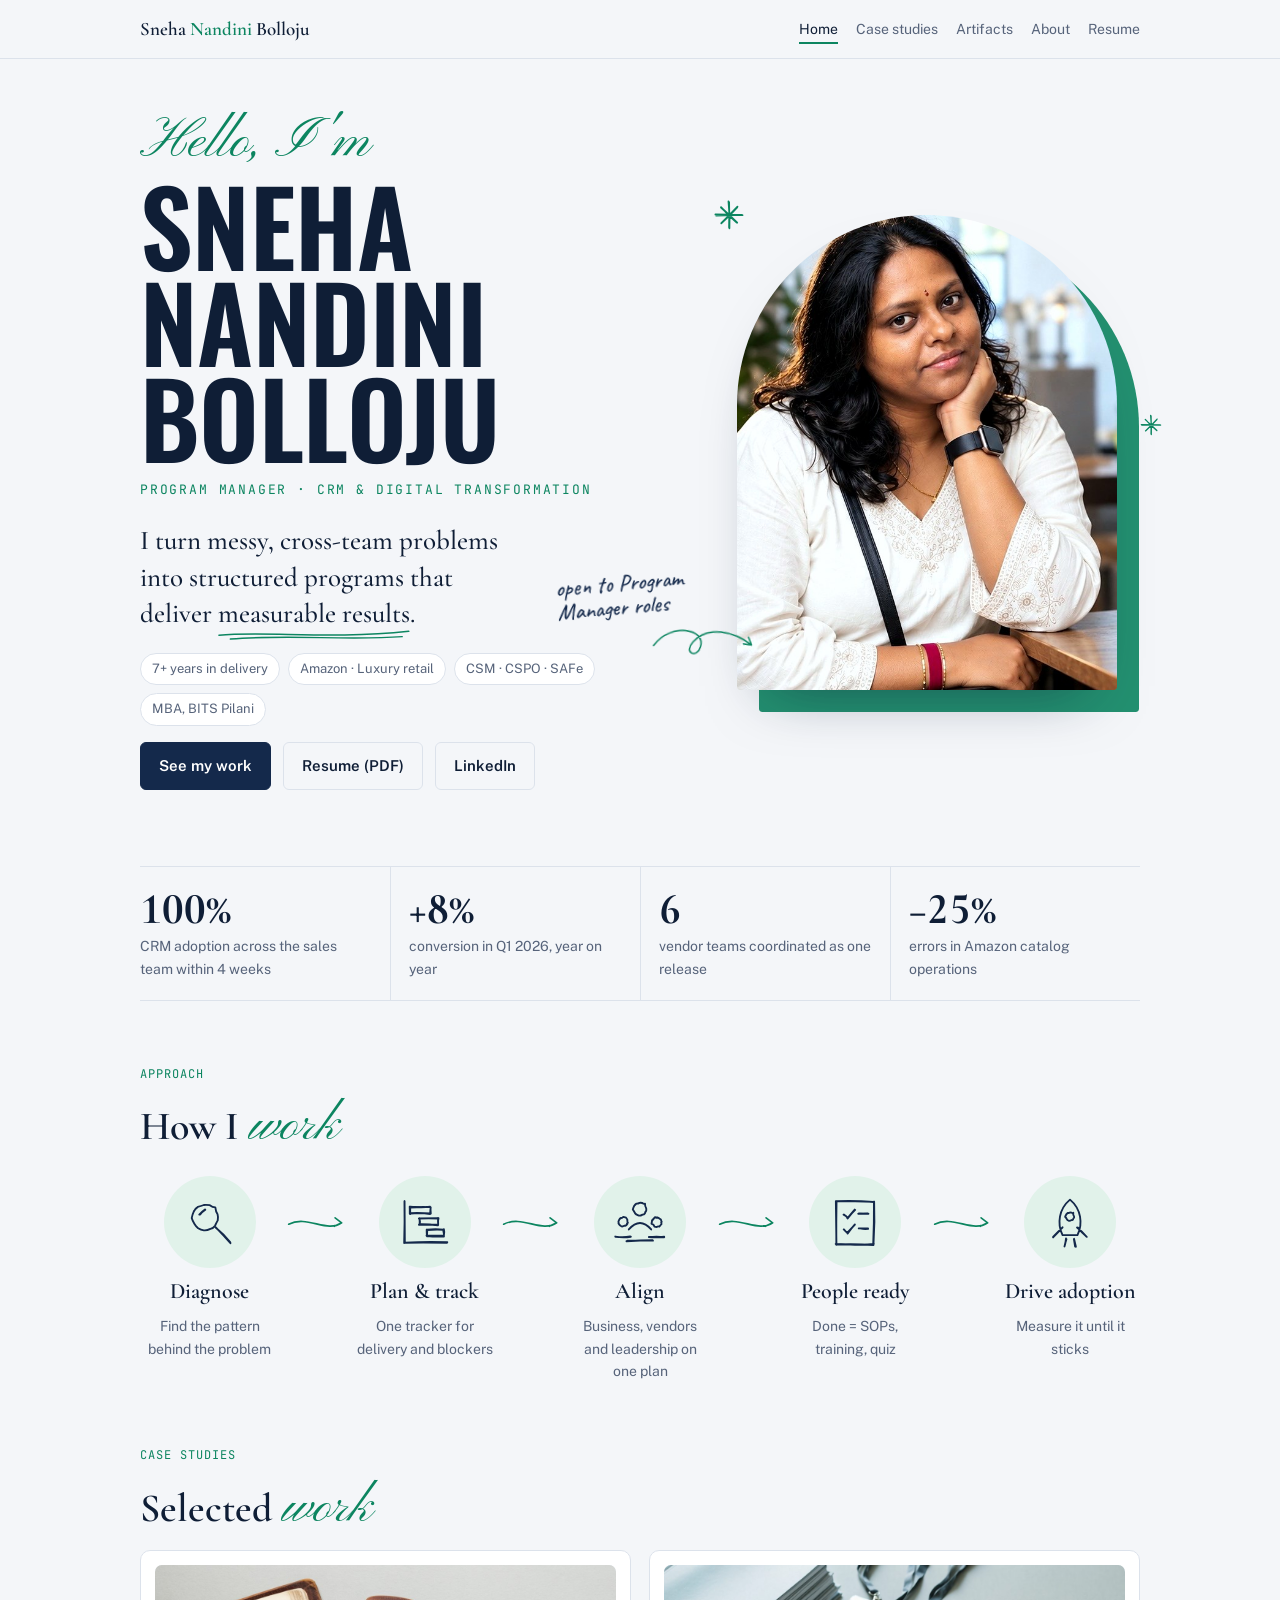
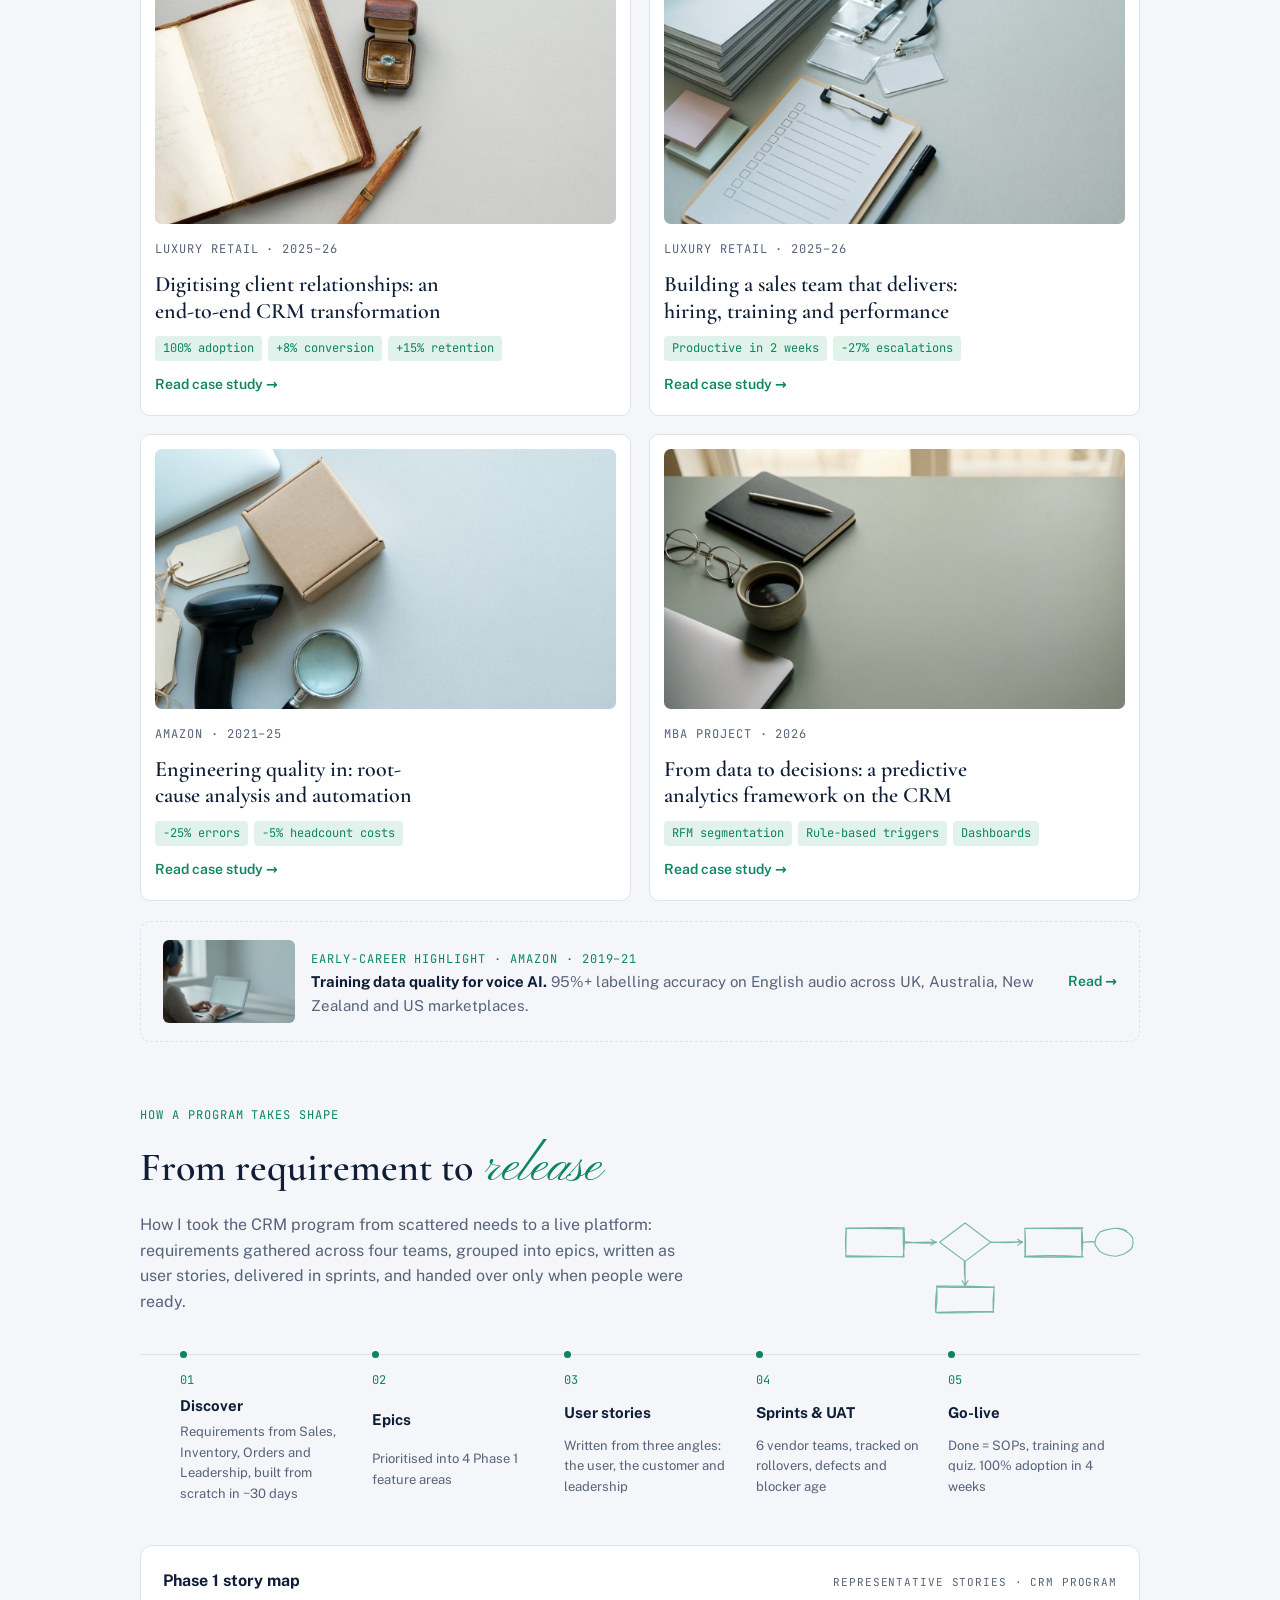
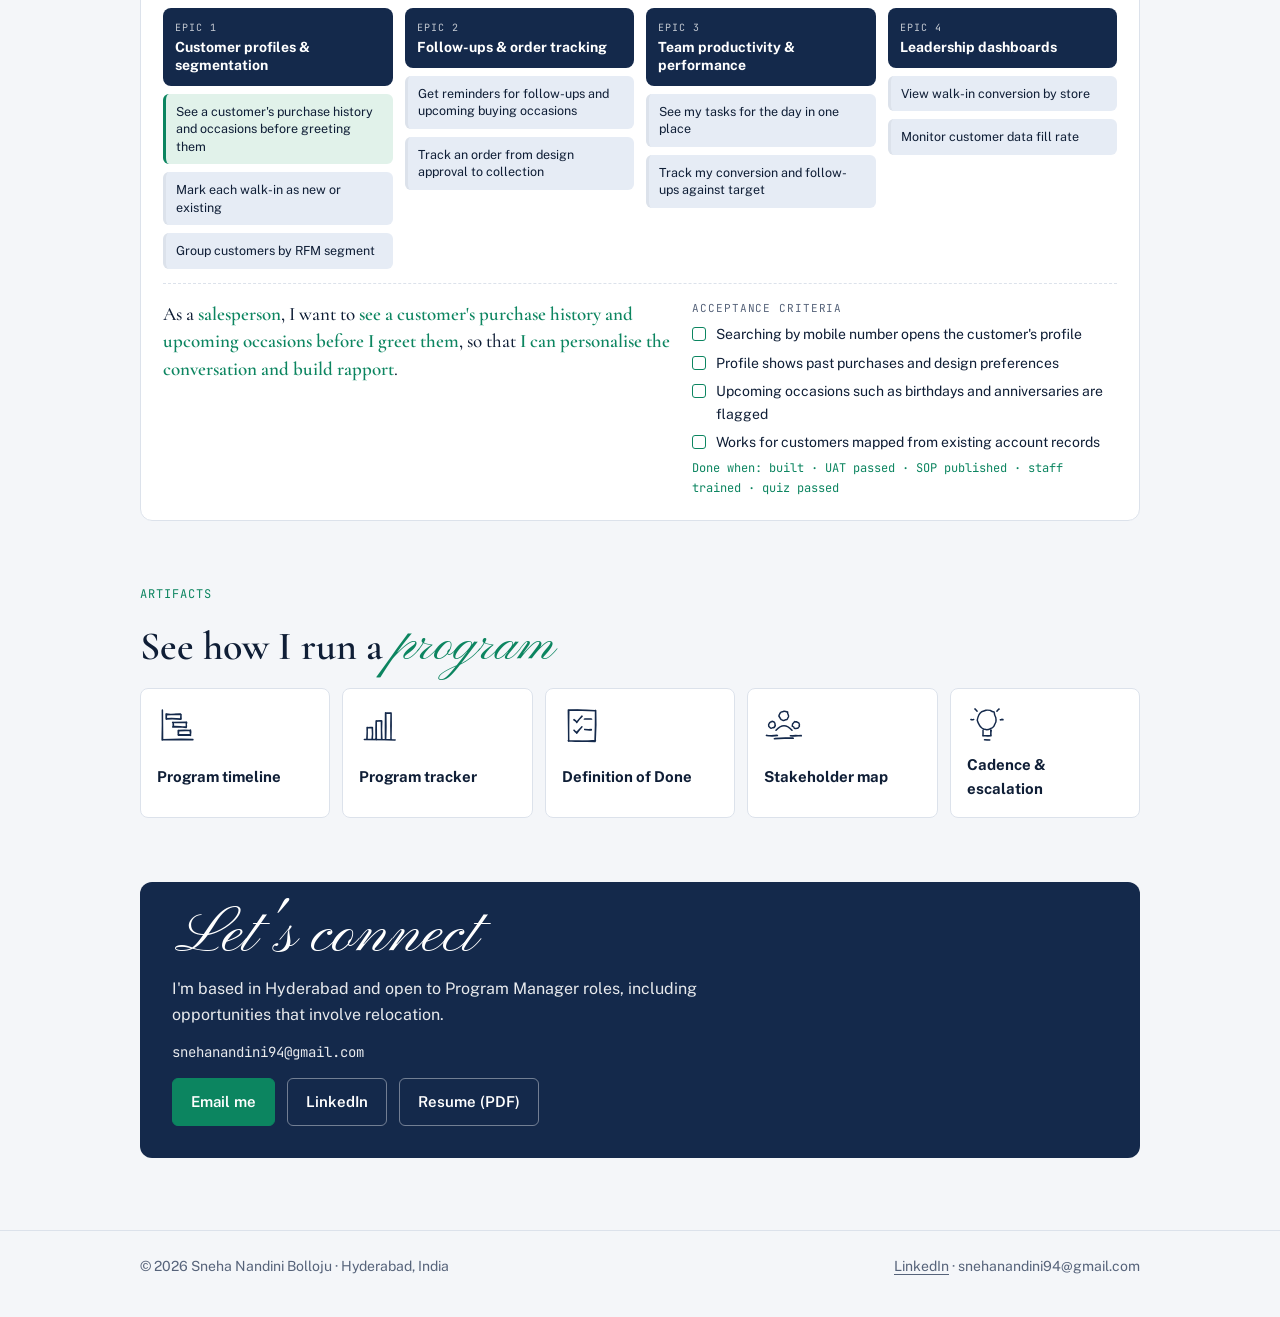
<file: index.html>
<!doctype html>
<html lang="en">
<head>
<meta charset="utf-8">
<meta name="viewport" content="width=device-width, initial-scale=1, viewport-fit=cover">
<title>Sneha Nandini Bolloju | Program Manager</title>
<meta name="description" content="Program Manager who turns messy, cross-team problems into structured programs that deliver measurable results.">
<meta property="og:title" content="Sneha Nandini Bolloju | Program Manager">
<meta property="og:description" content="Program Manager who turns messy, cross-team problems into structured programs that deliver measurable results.">
<meta property="og:type" content="website">
<meta property="og:site_name" content="Sneha Nandini Bolloju">
<meta property="og:url" content="https://snehanandini.vercel.app/">
<meta property="og:image" content="https://snehanandini.vercel.app/banner-home.jpg">
<meta name="twitter:card" content="summary_large_image">
<meta name="theme-color" content="#14294B">
<link rel="icon" href="favicon.svg" type="image/svg+xml">
<link rel="stylesheet" href="fonts.css">
<link rel="stylesheet" href="site.css">
</head>
<body>
<script>document.documentElement.classList.add("js")</script>
<nav class="site-nav" aria-label="Main"><div class="container"><a class="brand" href="index.html">Sneha <span>Nandini</span> Bolloju</a><div class="nav-links"><a href="index.html" aria-current="page">Home</a><a href="index.html#work">Case studies</a><a href="artifacts.html">Artifacts</a><a href="about.html">About</a><a href="Sneha_Nandini_Bolloju_Resume.pdf" target="_blank" rel="noopener">Resume</a></div></div></nav>
<main>
<div class="container stack">

  <section class="hero3" aria-labelledby="hero-title">
    <div class="copy">
      <span class="hello">Hello, I'm</span>
      <h1 class="bigname" id="hero-title"><span>Sneha Nandini</span><span>Bolloju</span></h1>
      <span class="role-line">Program Manager · CRM &amp; Digital Transformation</span>
      <p class="lede">I turn messy, cross-team problems into structured programs that deliver <span class="ul">measurable results<svg class="doodle underline" viewBox="0 0 240 22" fill="none" stroke="currentColor" stroke-width="1.8" stroke-linecap="round" stroke-linejoin="round" aria-hidden="true"><path d="M4 11.3 C60 5.4 140 17.1 236 6.5 M18 16.0 C90 10.0 160 18.0 228 13.0"/></svg></span>.</p>
      <ul class="facts"><li>7+ years in delivery</li><li>Amazon · Luxury retail</li><li>CSM · CSPO · SAFe</li><li>MBA, BITS Pilani</li></ul>
      <div class="actions">
        <a class="btn btn-primary" href="#work">See my work</a>
        <a class="btn btn-ghost" href="Sneha_Nandini_Bolloju_Resume.pdf" target="_blank" rel="noopener">Resume (PDF)</a>
        <a class="btn btn-ghost" href="https://www.linkedin.com/in/sneha-nandini-bolloju" target="_blank" rel="noopener">LinkedIn</a>
      </div>
    </div>
    <div class="portrait">
      <div class="arch-bg" aria-hidden="true"></div>
      <img class="arch" src="sneha.jpg" alt="Sneha Nandini Bolloju" width="620" height="775">
      <span class="spark s1"><svg class="doodle sparkle" viewBox="0 0 28 28" fill="none" stroke="currentColor" stroke-width="1.8" stroke-linecap="round" stroke-linejoin="round" aria-hidden="true"><path d="M13.5 0.5 Q15.1 15.1 14.4 27.3 M14.1 1.1 Q14.4 13.5 14.1 26.6 M1.3 14.6 Q13.8 13.7 27.5 14.1 M0.4 13.4 Q13.9 13.4 27.0 13.8 M6.0 6.1 Q13.8 14.8 21.7 21.5 M6.0 6.5 Q13.7 13.3 22.2 21.7 M22.2 6.4 Q14.8 14.6 6.3 22.3 M22.5 5.7 Q13.7 15.0 6.3 22.2"/></svg></span><span class="spark s2"><svg class="doodle sparkle" viewBox="0 0 28 28" fill="none" stroke="currentColor" stroke-width="1.8" stroke-linecap="round" stroke-linejoin="round" aria-hidden="true"><path d="M13.5 0.5 Q15.1 15.1 14.4 27.3 M14.1 1.1 Q14.4 13.5 14.1 26.6 M1.3 14.6 Q13.8 13.7 27.5 14.1 M0.4 13.4 Q13.9 13.4 27.0 13.8 M6.0 6.1 Q13.8 14.8 21.7 21.5 M6.0 6.5 Q13.7 13.3 22.2 21.7 M22.2 6.4 Q14.8 14.6 6.3 22.3 M22.5 5.7 Q13.7 15.0 6.3 22.2"/></svg></span>
      <div class="note" aria-hidden="true"><span>open to Program<br>Manager roles</span><svg class="doodle curly" viewBox="0 0 112 86" fill="none" stroke="currentColor" stroke-width="1.8" stroke-linecap="round" stroke-linejoin="round" aria-hidden="true"><path d="M6 10 C40 -1.0 70 30.2 52 44 C40 54 30 38 48 34 C74 28 96 52 104 78 M96.6 71.3 L104.0 78.0 L106.4 68.3"/></svg></div>
    </div>
  </section>

  <div class="figures reveal" aria-label="Selected results">
    <div class="figure"><b>100%</b><span>CRM adoption across the sales team within 4 weeks</span></div>
    <div class="figure"><b>+8%</b><span>conversion in Q1 2026, year on year</span></div>
    <div class="figure"><b>6</b><span>vendor teams coordinated as one release</span></div>
    <div class="figure"><b>−25%</b><span>errors in Amazon catalog operations</span></div>
  </div>

  <section class="block reveal" aria-labelledby="how-title">
    <span class="eyebrow">Approach</span>
    <h2 id="how-title">How I <span class="script">work</span></h2>
    <ol class="sketchflow">
      <li><span class="ic"><svg class="doodle icon" viewBox="0 0 60 60" fill="none" stroke="currentColor" stroke-width="1.8" stroke-linecap="round" stroke-linejoin="round" aria-hidden="true"><path d="M12.6 18.5 Q14.4 16.1 16.9 13.8 Q20.3 13.1 23.4 11.8 Q25.9 11.4 29.8 12.0 Q32.7 14.3 35.7 14.3 Q36.2 19.0 38.1 21.8 Q38.9 24.4 38.3 28.3 Q36.9 30.8 35.4 34.0 Q33.5 36.9 30.4 37.4 Q26.6 39.3 23.4 38.9 Q20.2 38.6 17.3 36.7 Q14.6 34.3 13.4 32.2 Q11.2 28.7 10.4 25.8 Q11.2 21.6 12.6 18.8 Q14.1 15.4 17.2 13.8 M36.0 35.9 Q44.3 42.6 51.8 51.9 M36.0 35.5 Q44.3 44.1 51.9 52.7 M18.5 22.0 Q21.8 18.6 24.6 16.6 M19.5 22.0 Q21.2 19.4 25.0 16.9"/></svg></span><b>Diagnose</b><span>Find the pattern behind the problem</span></li>
      <li class="arw" aria-hidden="true"><svg class="doodle harrow" viewBox="0 0 70 28" fill="none" stroke="currentColor" stroke-width="1.8" stroke-linecap="round" stroke-linejoin="round" aria-hidden="true"><path d="M4 15.6 C24.5 5.1 45.5 25.6 62 14 M53.9 17.8 L62.0 14.0 L54.8 8.6"/></svg></li>
      <li><span class="ic"><svg class="doodle icon" viewBox="0 0 60 60" fill="none" stroke="currentColor" stroke-width="1.8" stroke-linecap="round" stroke-linejoin="round" aria-hidden="true"><path d="M8.1 7.6 Q8.2 29.8 8.4 52.4 M8.0 7.8 Q8.4 29.2 7.7 52.5 M8.4 52.1 Q32.2 50.9 53.9 51.7 M8.2 52.2 Q31.4 51.9 53.6 52.3 M14.1 13.5 Q26.2 15.1 35.4 13.6 M13.8 14.5 Q26.1 13.5 35.8 14.1 M36.1 14.4 Q35.8 16.5 35.6 20.7 M36.0 14.4 Q35.8 16.4 36.2 21.0 M36.1 20.8 Q25.9 20.2 14.1 20.5 M35.6 21.4 Q25.7 20.0 14.5 20.9 M13.7 21.1 Q13.8 16.9 13.6 13.5 M14.2 21.4 Q13.9 16.7 14.3 14.0 M23.4 26.3 Q33.6 25.8 43.8 25.8 M24.1 25.9 Q33.0 25.9 44.4 26.2 M44.5 26.0 Q43.4 29.6 44.1 32.5 M43.9 25.9 Q44.0 29.4 44.1 33.0 M43.9 33.6 Q34.0 32.2 23.9 32.4 M43.5 32.5 Q32.8 33.1 23.5 32.9 M24.0 32.9 Q25.2 29.5 24.0 25.9 M24.2 32.9 Q24.5 30.5 24.2 26.5 M32.1 38.2 Q40.2 37.4 50.2 38.1 M32.4 38.6 Q41.8 37.9 49.9 38.4 M49.5 38.5 Q50.5 42.4 50.3 45.6 M50.2 37.6 Q51.2 41.0 50.1 45.5 M49.5 44.6 Q40.3 44.6 31.6 44.5 M50.0 45.3 Q42.2 45.9 32.2 45.0 M32.1 44.7 Q31.8 41.9 31.8 38.2 M32.1 45.4 Q32.3 40.8 32.4 38.2"/></svg></span><b>Plan &amp; track</b><span>One tracker for delivery and blockers</span></li>
      <li class="arw" aria-hidden="true"><svg class="doodle harrow" viewBox="0 0 70 28" fill="none" stroke="currentColor" stroke-width="1.8" stroke-linecap="round" stroke-linejoin="round" aria-hidden="true"><path d="M4 15.6 C24.5 5.1 45.5 25.6 62 14 M53.9 17.8 L62.0 14.0 L54.8 8.6"/></svg></li>
      <li><span class="ic"><svg class="doodle icon" viewBox="0 0 60 60" fill="none" stroke="currentColor" stroke-width="1.8" stroke-linecap="round" stroke-linejoin="round" aria-hidden="true"><path d="M23.8 12.6 Q24.9 11.7 26.0 10.3 Q28.0 10.4 29.5 9.5 Q30.3 9.3 32.5 9.6 Q34.0 11.0 35.4 10.3 Q35.3 13.3 36.4 14.7 Q37.0 15.7 36.7 17.9 Q35.7 18.8 35.2 20.8 Q34.3 22.2 32.7 22.1 Q30.5 23.4 28.9 23.2 Q27.6 22.7 26.0 21.9 Q24.5 20.6 24.3 19.8 Q23.1 17.7 22.3 16.5 Q23.0 14.0 23.8 12.8 Q24.7 11.0 26.4 10.4 M18 38 Q30 24.2 42 38 M16.6 31.8 Q16.1 33.0 14.7 33.8 Q14.1 34.0 13.1 34.0 Q11.3 34.8 10.6 34.9 Q9.6 34.3 9.1 34.0 Q8.0 33.3 7.0 31.7 Q7.2 30.6 6.9 29.7 Q7.1 28.5 8.5 26.3 Q9.1 26.7 9.4 25.6 Q11.1 25.9 11.9 24.5 Q12.9 24.7 15.1 25.4 Q15.8 26.3 16.4 27.4 Q16.4 28.6 16.6 29.7 Q17.6 31.0 16.3 31.3 Q15.5 32.8 15.4 33.6 M46.3 25.0 Q47.3 25.4 48.6 25.0 Q50.1 25.7 50.8 26.3 Q52.6 26.9 52.8 28.3 Q52.4 28.7 53.3 29.8 Q52.2 30.7 53.1 32.1 Q52.4 33.0 50.7 34.9 Q49.0 34.4 48.6 35.1 Q47.7 35.7 45.5 34.9 Q45.3 34.4 44.4 32.8 Q43.8 32.7 42.3 31.8 Q42.8 29.8 42.9 28.2 Q43.8 27.7 44.9 26.1 Q45.6 25.5 46.2 24.8 Q47.0 25.7 48.9 25.3 M3.8 45.9 Q13.1 46.7 19.5 45.5 M3.5 45.6 Q11.5 47.1 20.2 45.8 M39.5 46.1 Q47.2 47.1 55.9 45.8 M39.9 46.3 Q47.3 45.2 56.0 46.3 M16.5 50.1 Q30.9 49.2 43.9 50.0 M15.5 50.6 Q30.9 49.7 43.5 49.5"/></svg></span><b>Align</b><span>Business, vendors and leadership on one plan</span></li>
      <li class="arw" aria-hidden="true"><svg class="doodle harrow" viewBox="0 0 70 28" fill="none" stroke="currentColor" stroke-width="1.8" stroke-linecap="round" stroke-linejoin="round" aria-hidden="true"><path d="M4 15.6 C24.5 5.1 45.5 25.6 62 14 M53.9 17.8 L62.0 14.0 L54.8 8.6"/></svg></li>
      <li><span class="ic"><svg class="doodle icon" viewBox="0 0 60 60" fill="none" stroke="currentColor" stroke-width="1.8" stroke-linecap="round" stroke-linejoin="round" aria-hidden="true"><path d="M10.1 7.6 Q30.2 7.8 50.4 8.5 M10.0 7.8 Q30.4 7.0 49.6 8.6 M50.5 8.1 Q51.4 29.7 49.8 53.7 M50.3 8.2 Q50.5 30.9 49.5 54.4 M50.2 53.4 Q31.4 55.3 9.3 53.5 M49.8 54.6 Q31.2 53.4 9.7 54.1 M10.1 54.5 Q9.8 29.8 9.5 7.6 M10.0 54.4 Q9.8 29.7 10.2 8.0 M18.1 21.9 Q20.6 23.4 22.1 25.7 M17.7 22.2 Q20.4 23.4 22.4 25.9 M21.8 26.1 Q25.9 21.1 29.7 16.7 M22.1 26.3 Q25.9 21.0 30.2 17.0 M33.5 21.2 Q38.7 20.9 43.8 20.8 M34.1 20.9 Q38.2 20.9 44.4 21.2 M18.3 38.0 Q19.6 40.0 22.1 41.7 M17.9 37.9 Q20.0 39.9 22.1 42.0 M22.0 42.4 Q26.0 37.0 29.9 32.6 M21.6 41.7 Q25.2 37.6 29.7 33.0 M34.0 36.9 Q40.0 37.0 44.0 36.9 M34.2 36.9 Q39.5 37.8 44.1 37.4"/></svg></span><b>People ready</b><span>Done = SOPs, training, quiz</span></li>
      <li class="arw" aria-hidden="true"><svg class="doodle harrow" viewBox="0 0 70 28" fill="none" stroke="currentColor" stroke-width="1.8" stroke-linecap="round" stroke-linejoin="round" aria-hidden="true"><path d="M4 15.6 C24.5 5.1 45.5 25.6 62 14 M53.9 17.8 L62.0 14.0 L54.8 8.6"/></svg></li>
      <li><span class="ic"><svg class="doodle icon" viewBox="0 0 60 60" fill="none" stroke="currentColor" stroke-width="1.8" stroke-linecap="round" stroke-linejoin="round" aria-hidden="true"><path d="M30 6 C42 16 44 32 38 44 L22 44 C16 32 18 16 30 6 Z M26.1 21.6 Q26.9 21.3 27.4 20.2 Q28.9 20.6 29.8 19.9 Q30.1 19.8 31.7 20.0 Q32.7 21.0 33.5 20.1 Q33.2 22.5 34.1 23.4 Q34.5 23.8 34.4 25.4 Q33.5 25.8 33.3 27.2 Q32.8 28.2 31.8 27.9 Q30.1 28.9 29.1 28.8 Q28.4 28.3 27.3 27.9 Q26.3 27.0 26.4 26.6 Q25.5 25.0 24.8 24.5 Q25.4 22.5 26.1 21.9 Q26.7 20.7 27.9 20.4 M22.0 36.0 Q17.2 40.1 11.9 45.9 M22.0 35.7 Q17.2 41.1 11.9 46.5 M37.5 36.0 Q42.8 40.1 47.6 45.6 M38.5 36.0 Q42.2 40.9 48.0 45.9 M26.2 48.4 Q25.0 51.9 24.2 55.9 M25.7 47.7 Q25.3 52.8 24.1 56.2 M34.3 48.0 Q35.3 52.2 36.3 56.5 M34.2 48.4 Q34.9 52.7 35.5 56.4"/></svg></span><b>Drive adoption</b><span>Measure it until it sticks</span></li>
    </ol>
  </section>

  <section class="block reveal" id="work" aria-labelledby="work-title">
    <span class="eyebrow">Case studies</span>
    <h2 id="work-title">Selected <span class="script">work</span></h2>
    <div class="cards four">
      <a class="card thumb" href="crm-transformation.html">
        <span class="pic"><img src="banner-crm.jpg" alt="" loading="lazy"></span>
        <span class="eyebrow">Luxury retail · 2025–26</span>
        <h3>Digitising client relationships: an end-to-end CRM transformation</h3>
        <div class="stat"><span class="chip">100% adoption</span><span class="chip">+8% conversion</span><span class="chip">+15% retention</span></div>
        <span class="more">Read case study →</span>
      </a>
      <a class="card thumb" href="sales-team.html">
        <span class="pic"><img src="banner-sales.jpg" alt="" loading="lazy"></span>
        <span class="eyebrow">Luxury retail · 2025–26</span>
        <h3>Building a sales team that delivers: hiring, training and performance</h3>
        <div class="stat"><span class="chip">Productive in 2 weeks</span><span class="chip">−27% escalations</span></div>
        <span class="more">Read case study →</span>
      </a>
      <a class="card thumb" href="catalog-quality.html">
        <span class="pic"><img src="banner-catalog.jpg" alt="" loading="lazy"></span>
        <span class="eyebrow">Amazon · 2021–25</span>
        <h3>Engineering quality in: root-cause analysis and automation</h3>
        <div class="stat"><span class="chip">−25% errors</span><span class="chip">−5% headcount costs</span></div>
        <span class="more">Read case study →</span>
      </a>
      <a class="card thumb" href="analytics-framework.html">
        <span class="pic"><img src="banner-analytics.jpg" alt="" loading="lazy"></span>
        <span class="eyebrow">MBA project · 2026</span>
        <h3>From data to decisions: a predictive analytics framework on the CRM</h3>
        <div class="stat"><span class="chip">RFM segmentation</span><span class="chip">Rule-based triggers</span><span class="chip">Dashboards</span></div>
        <span class="more">Read case study →</span>
      </a>
    </div>
    <a class="highlight-row" href="voice-ai-data.html">
      <span class="hl-pic"><img src="banner-voice.jpg" alt="" loading="lazy"></span>
      <div><span class="eyebrow">Early-career highlight · Amazon · 2019–21</span>
      <p><strong style="color:var(--ink)">Training data quality for voice AI.</strong> 95%+ labelling accuracy on English audio across UK, Australia, New Zealand and US marketplaces.</p></div>
      <span class="more" style="color:var(--emerald);font-weight:600;font-size:14px">Read →</span>
    </a>
  </section>

  <section class="block reveal" id="process" aria-labelledby="proc-title">
    <span class="eyebrow">How a program takes shape</span>
    <h2 id="proc-title">From requirement to <span class="script">release</span></h2>
    <div class="proc-intro"><p class="muted" style="max-width:56ch">How I took the CRM program from scattered needs to a live platform: requirements gathered across four teams, grouped into epics, written as user stories, delivered in sprints, and handed over only when people were ready.</p><svg class="doodle flowbg" viewBox="0 0 470 170" fill="none" stroke="currentColor" stroke-width="1.8" stroke-linecap="round" stroke-linejoin="round" aria-hidden="true"><path d="M8.7 30.4 Q55.2 28.8 99.2 29.3 M11.4 29.9 Q54.4 30.8 101.4 31.4 M99.0 31.0 Q98.6 49.6 100.3 75.2 M100.1 28.8 Q102.6 52.9 98.7 74.9 M100.2 74.5 Q56.0 75.5 10.4 75.1 M99.5 74.9 Q52.8 74.0 11.1 73.3 M9.5 74.8 Q7.6 50.6 9.7 30.7 M9.1 74.4 Q8.9 52.1 10.0 31.0 M98.6 53.4 Q127.9 52.1 151.4 51.9 M99.2 51.2 Q124.9 54.8 150.6 52.6 M142.3 56.6 L150.0 52.0 L142.3 47.4 M196 22 L236 52 L196 82 L156 52 Z M236.0 51.7 Q262.2 54.1 285.1 51.1 M236.8 52.4 Q260.2 51.6 286.0 51.6 M278.3 56.6 L286.0 52.0 L278.3 47.4 M290.8 30.4 Q335.7 29.3 380.5 29.6 M291.3 30.1 Q335.1 31.2 379.5 30.5 M378.7 30.1 Q377.9 51.1 379.3 73.7 M378.7 29.8 Q381.6 52.8 378.6 74.9 M379.3 74.9 Q335.0 76.0 289.0 75.0 M381.2 74.9 Q334.4 71.6 289.1 74.2 M289.8 75.3 Q289.9 50.0 289.7 30.7 M290.3 75.1 Q291.5 53.5 289.6 29.9 M196.0 82.8 Q195.7 98.4 196.2 119.0 M194.7 81.0 Q194.4 100.9 196.8 118.7 M191.4 112.3 L196.0 120.0 L200.6 112.3 M151.0 120.7 Q193.8 120.1 241.5 122.2 M151.6 122.0 Q197.5 123.5 240.5 122.3 M241.6 122.3 Q239.0 140.5 240.0 161.8 M241.4 121.0 Q241.6 140.4 240.1 161.8 M240.8 161.4 Q194.8 163.2 151.9 162.9 M240.4 160.9 Q197.5 159.9 151.7 161.9 M149.8 160.7 Q148.7 144.4 152.1 121.9 M150.0 161.9 Q153.0 142.5 151.7 120.6 M435.1 30.3 Q442.3 31.3 447.9 34.7 Q452.9 37.6 457.2 42.8 Q459.7 47.8 459.0 53.6 Q459.3 58.5 455.5 63.5 Q451.0 66.8 444.8 70.5 Q438.6 72.9 432.8 74.0 Q425.0 73.9 418.0 71.7 Q411.4 69.6 406.6 66.0 Q403.0 60.3 399.6 56.2 Q399.5 51.1 400.8 46.0 Q403.5 40.1 407.3 36.1 Q414.2 33.1 420.4 31.9 Q427.6 30.4 435.7 30.2 Q442.9 30.8 448.8 34.1 M381.3 52.4 Q390.8 50.3 398.6 51.6 M379.5 52.7 Q390.5 50.1 399.2 52.2"/></svg></div>
    <ol class="flow">
      <li><b>Discover</b><span>Requirements from Sales, Inventory, Orders and Leadership, built from scratch in ~30 days</span></li>
      <li><b>Epics</b><span>Prioritised into 4 Phase 1 feature areas</span></li>
      <li><b>User stories</b><span>Written from three angles: the user, the customer and leadership</span></li>
      <li><b>Sprints &amp; UAT</b><span>6 vendor teams, tracked on rollovers, defects and blocker age</span></li>
      <li><b>Go-live</b><span>Done = SOPs, training and quiz. 100% adoption in 4 weeks</span></li>
    </ol>
    <div class="storymap">
      <div class="sm-head"><b>Phase 1 story map</b><span class="tag">Representative stories · CRM program</span></div>
      <div class="scroll" style="overflow-x:auto">
        <div class="sm-grid">
          <div class="sm-col"><div class="epic"><small>EPIC 1</small><b>Customer profiles &amp; segmentation</b></div>
            <div class="story hl">See a customer's purchase history and occasions before greeting them</div>
            <div class="story">Mark each walk-in as new or existing</div>
            <div class="story">Group customers by RFM segment</div></div>
          <div class="sm-col"><div class="epic"><small>EPIC 2</small><b>Follow-ups &amp; order tracking</b></div>
            <div class="story">Get reminders for follow-ups and upcoming buying occasions</div>
            <div class="story">Track an order from design approval to collection</div></div>
          <div class="sm-col"><div class="epic"><small>EPIC 3</small><b>Team productivity &amp; performance</b></div>
            <div class="story">See my tasks for the day in one place</div>
            <div class="story">Track my conversion and follow-ups against target</div></div>
          <div class="sm-col"><div class="epic"><small>EPIC 4</small><b>Leadership dashboards</b></div>
            <div class="story">View walk-in conversion by store</div>
            <div class="story">Monitor customer data fill rate</div></div>
        </div>
      </div>
      <div class="storycard">
        <p class="quote">As a <em>salesperson</em>, I want to <em>see a customer's purchase history and upcoming occasions before I greet them</em>, so that <em>I can personalise the conversation and build rapport</em>.</p>
        <div class="ac">
          <span class="tag">Acceptance criteria</span>
          <ul>
            <li>Searching by mobile number opens the customer's profile</li>
            <li>Profile shows past purchases and design preferences</li>
            <li>Upcoming occasions such as birthdays and anniversaries are flagged</li>
            <li>Works for customers mapped from existing account records</li>
          </ul>
          <span class="dodline">Done when: built · UAT passed · SOP published · staff trained · quiz passed</span>
        </div>
      </div>
    </div>
  </section>

  <section class="block reveal" aria-labelledby="art-title">
    <span class="eyebrow">Artifacts</span>
    <h2 id="art-title">See how I run a <span class="script">program</span></h2>
    <ul class="artifact-list icons">
      <li><a href="artifacts.html#timeline"><span class="ic"><svg class="doodle icon" viewBox="0 0 60 60" fill="none" stroke="currentColor" stroke-width="1.8" stroke-linecap="round" stroke-linejoin="round" aria-hidden="true"><path d="M8.1 7.6 Q8.2 29.8 8.4 52.4 M8.0 7.8 Q8.4 29.2 7.7 52.5 M8.4 52.1 Q32.2 50.9 53.9 51.7 M8.2 52.2 Q31.4 51.9 53.6 52.3 M14.1 13.5 Q26.2 15.1 35.4 13.6 M13.8 14.5 Q26.1 13.5 35.8 14.1 M36.1 14.4 Q35.8 16.5 35.6 20.7 M36.0 14.4 Q35.8 16.4 36.2 21.0 M36.1 20.8 Q25.9 20.2 14.1 20.5 M35.6 21.4 Q25.7 20.0 14.5 20.9 M13.7 21.1 Q13.8 16.9 13.6 13.5 M14.2 21.4 Q13.9 16.7 14.3 14.0 M23.4 26.3 Q33.6 25.8 43.8 25.8 M24.1 25.9 Q33.0 25.9 44.4 26.2 M44.5 26.0 Q43.4 29.6 44.1 32.5 M43.9 25.9 Q44.0 29.4 44.1 33.0 M43.9 33.6 Q34.0 32.2 23.9 32.4 M43.5 32.5 Q32.8 33.1 23.5 32.9 M24.0 32.9 Q25.2 29.5 24.0 25.9 M24.2 32.9 Q24.5 30.5 24.2 26.5 M32.1 38.2 Q40.2 37.4 50.2 38.1 M32.4 38.6 Q41.8 37.9 49.9 38.4 M49.5 38.5 Q50.5 42.4 50.3 45.6 M50.2 37.6 Q51.2 41.0 50.1 45.5 M49.5 44.6 Q40.3 44.6 31.6 44.5 M50.0 45.3 Q42.2 45.9 32.2 45.0 M32.1 44.7 Q31.8 41.9 31.8 38.2 M32.1 45.4 Q32.3 40.8 32.4 38.2"/></svg></span><b>Program timeline</b></a></li>
      <li><a href="artifacts.html#tracker"><span class="ic"><svg class="doodle icon" viewBox="0 0 60 60" fill="none" stroke="currentColor" stroke-width="1.8" stroke-linecap="round" stroke-linejoin="round" aria-hidden="true"><path d="M8.1 51.7 Q31.1 51.9 54.3 52.3 M8.0 51.8 Q31.3 51.3 53.7 52.5 M12.3 34.1 Q16.8 33.3 19.9 33.8 M12.1 34.1 Q16.3 33.9 19.7 34.2 M20.1 33.6 Q20.8 43.8 19.6 51.7 M19.9 34.3 Q20.7 42.7 19.9 52.0 M20.1 52.3 Q15.9 51.3 11.7 51.8 M20.0 52.3 Q15.9 51.3 12.1 52.0 M12.1 51.9 Q12.6 42.4 12.1 33.7 M11.7 52.2 Q12.4 42.4 12.4 33.9 M25.8 24.1 Q29.9 23.6 33.7 23.7 M26.1 24.3 Q29.9 23.5 34.2 24.0 M33.6 24.2 Q33.8 37.9 33.9 51.9 M34.1 23.9 Q33.3 37.9 34.3 52.1 M34.3 52.0 Q29.6 52.0 26.1 51.7 M33.9 51.9 Q30.0 51.9 26.1 52.0 M26.0 52.4 Q26.0 37.5 25.9 23.6 M25.6 51.7 Q25.2 38.1 25.7 24.0 M40.0 11.9 Q44.8 12.0 48.0 12.0 M40.2 11.9 Q44.4 12.6 48.1 12.3 M48.1 12.1 Q47.4 31.6 48.1 52.1 M48.2 12.4 Q48.5 32.0 47.9 52.3 M47.6 52.3 Q44.3 52.6 40.2 52.4 M48.1 51.7 Q44.8 51.7 40.1 52.3 M39.7 51.8 Q39.5 31.8 39.8 11.7 M40.0 52.2 Q40.8 32.6 40.2 12.0"/></svg></span><b>Program tracker</b></a></li>
      <li><a href="artifacts.html#dod"><span class="ic"><svg class="doodle icon" viewBox="0 0 60 60" fill="none" stroke="currentColor" stroke-width="1.8" stroke-linecap="round" stroke-linejoin="round" aria-hidden="true"><path d="M10.1 7.6 Q30.2 7.8 50.4 8.5 M10.0 7.8 Q30.4 7.0 49.6 8.6 M50.5 8.1 Q51.4 29.7 49.8 53.7 M50.3 8.2 Q50.5 30.9 49.5 54.4 M50.2 53.4 Q31.4 55.3 9.3 53.5 M49.8 54.6 Q31.2 53.4 9.7 54.1 M10.1 54.5 Q9.8 29.8 9.5 7.6 M10.0 54.4 Q9.8 29.7 10.2 8.0 M18.1 21.9 Q20.6 23.4 22.1 25.7 M17.7 22.2 Q20.4 23.4 22.4 25.9 M21.8 26.1 Q25.9 21.1 29.7 16.7 M22.1 26.3 Q25.9 21.0 30.2 17.0 M33.5 21.2 Q38.7 20.9 43.8 20.8 M34.1 20.9 Q38.2 20.9 44.4 21.2 M18.3 38.0 Q19.6 40.0 22.1 41.7 M17.9 37.9 Q20.0 39.9 22.1 42.0 M22.0 42.4 Q26.0 37.0 29.9 32.6 M21.6 41.7 Q25.2 37.6 29.7 33.0 M34.0 36.9 Q40.0 37.0 44.0 36.9 M34.2 36.9 Q39.5 37.8 44.1 37.4"/></svg></span><b>Definition of Done</b></a></li>
      <li><a href="artifacts.html#stakeholders"><span class="ic"><svg class="doodle icon" viewBox="0 0 60 60" fill="none" stroke="currentColor" stroke-width="1.8" stroke-linecap="round" stroke-linejoin="round" aria-hidden="true"><path d="M23.8 12.6 Q24.9 11.7 26.0 10.3 Q28.0 10.4 29.5 9.5 Q30.3 9.3 32.5 9.6 Q34.0 11.0 35.4 10.3 Q35.3 13.3 36.4 14.7 Q37.0 15.7 36.7 17.9 Q35.7 18.8 35.2 20.8 Q34.3 22.2 32.7 22.1 Q30.5 23.4 28.9 23.2 Q27.6 22.7 26.0 21.9 Q24.5 20.6 24.3 19.8 Q23.1 17.7 22.3 16.5 Q23.0 14.0 23.8 12.8 Q24.7 11.0 26.4 10.4 M18 38 Q30 24.2 42 38 M16.6 31.8 Q16.1 33.0 14.7 33.8 Q14.1 34.0 13.1 34.0 Q11.3 34.8 10.6 34.9 Q9.6 34.3 9.1 34.0 Q8.0 33.3 7.0 31.7 Q7.2 30.6 6.9 29.7 Q7.1 28.5 8.5 26.3 Q9.1 26.7 9.4 25.6 Q11.1 25.9 11.9 24.5 Q12.9 24.7 15.1 25.4 Q15.8 26.3 16.4 27.4 Q16.4 28.6 16.6 29.7 Q17.6 31.0 16.3 31.3 Q15.5 32.8 15.4 33.6 M46.3 25.0 Q47.3 25.4 48.6 25.0 Q50.1 25.7 50.8 26.3 Q52.6 26.9 52.8 28.3 Q52.4 28.7 53.3 29.8 Q52.2 30.7 53.1 32.1 Q52.4 33.0 50.7 34.9 Q49.0 34.4 48.6 35.1 Q47.7 35.7 45.5 34.9 Q45.3 34.4 44.4 32.8 Q43.8 32.7 42.3 31.8 Q42.8 29.8 42.9 28.2 Q43.8 27.7 44.9 26.1 Q45.6 25.5 46.2 24.8 Q47.0 25.7 48.9 25.3 M3.8 45.9 Q13.1 46.7 19.5 45.5 M3.5 45.6 Q11.5 47.1 20.2 45.8 M39.5 46.1 Q47.2 47.1 55.9 45.8 M39.9 46.3 Q47.3 45.2 56.0 46.3 M16.5 50.1 Q30.9 49.2 43.9 50.0 M15.5 50.6 Q30.9 49.7 43.5 49.5"/></svg></span><b>Stakeholder map</b></a></li>
      <li><a href="artifacts.html#cadence"><span class="ic"><svg class="doodle icon" viewBox="0 0 60 60" fill="none" stroke="currentColor" stroke-width="1.8" stroke-linecap="round" stroke-linejoin="round" aria-hidden="true"><path d="M17.6 15.1 Q19.4 12.4 21.9 10.0 Q25.3 9.2 28.4 7.9 Q30.9 7.4 34.8 8.1 Q37.7 10.4 40.7 10.6 Q41.2 15.5 43.1 18.5 Q43.9 21.4 43.3 25.5 Q41.9 28.2 40.4 31.7 Q38.5 34.7 35.4 35.3 Q31.6 37.3 28.4 36.9 Q25.2 36.6 22.3 34.5 Q19.6 32.0 18.4 29.7 Q16.2 26.0 15.4 22.8 Q16.2 18.4 17.6 15.4 Q19.1 11.8 22.2 10.0 M24.0 38.0 Q24.2 41.3 23.9 45.9 M24.0 37.7 Q24.1 42.1 24.0 46.4 M35.6 38.0 Q35.9 41.3 35.6 45.7 M36.4 38.0 Q35.4 41.9 36.0 45.9 M24.2 46.3 Q30.0 45.9 36.2 45.9 M23.7 45.8 Q30.2 46.7 36.1 46.1 M26.3 52.0 Q30.2 52.1 34.2 52.4 M26.2 52.3 Q29.9 52.6 33.6 52.3 M6.4 21.8 Q8.4 22.7 10.1 21.7 M5.8 21.9 Q8.2 22.7 9.7 21.8 M50.4 22.3 Q51.5 21.4 54.0 22.2 M49.9 22.1 Q52.3 22.0 54.0 21.8 M12.1 5.8 Q13.3 7.7 15.1 9.3 M11.7 5.9 Q14.1 7.7 14.7 8.6 M48.2 6.1 Q46.1 7.4 44.8 9.2 M47.8 6.0 Q46.5 7.5 44.9 9.2"/></svg></span><b>Cadence &amp; escalation</b></a></li>
    </ul>
  </section>

  <section class="contact reveal" aria-labelledby="contact-title">
    <h2 id="contact-title"><span class="script light">Let's connect</span></h2>
    <p>I'm based in Hyderabad and open to Program Manager roles, including opportunities that involve relocation.</p>
    <p class="addr">snehanandini94@gmail.com</p>
    <div class="actions">
      <a class="btn btn-primary" href="mailto:snehanandini94@gmail.com">Email me</a>
      <a class="btn btn-ghost" href="https://www.linkedin.com/in/sneha-nandini-bolloju" target="_blank" rel="noopener">LinkedIn</a>
      <a class="btn btn-ghost" href="Sneha_Nandini_Bolloju_Resume.pdf" target="_blank" rel="noopener">Resume (PDF)</a>
    </div>
  </section>

</div>
</main>
<script>
(function(){var els=[].slice.call(document.querySelectorAll('.reveal'));if(!('IntersectionObserver' in window)){els.forEach(function(e){e.classList.add('in')});return;}
var io=new IntersectionObserver(function(es){es.forEach(function(e){if(e.isIntersecting){e.target.classList.add('in');io.unobserve(e.target);}})},{rootMargin:'0px 0px -8% 0px'});
els.forEach(function(e){if(e.getBoundingClientRect().top<innerHeight){e.classList.add('in')}else{io.observe(e)}});})();
</script>
<footer class="site-footer"><div class="container">
<span>© 2026 Sneha Nandini Bolloju · Hyderabad, India</span>
<span><a href="https://www.linkedin.com/in/sneha-nandini-bolloju" target="_blank" rel="noopener">LinkedIn</a> · snehanandini94@gmail.com</span>
</div></footer>
</body>
</html>
</file>
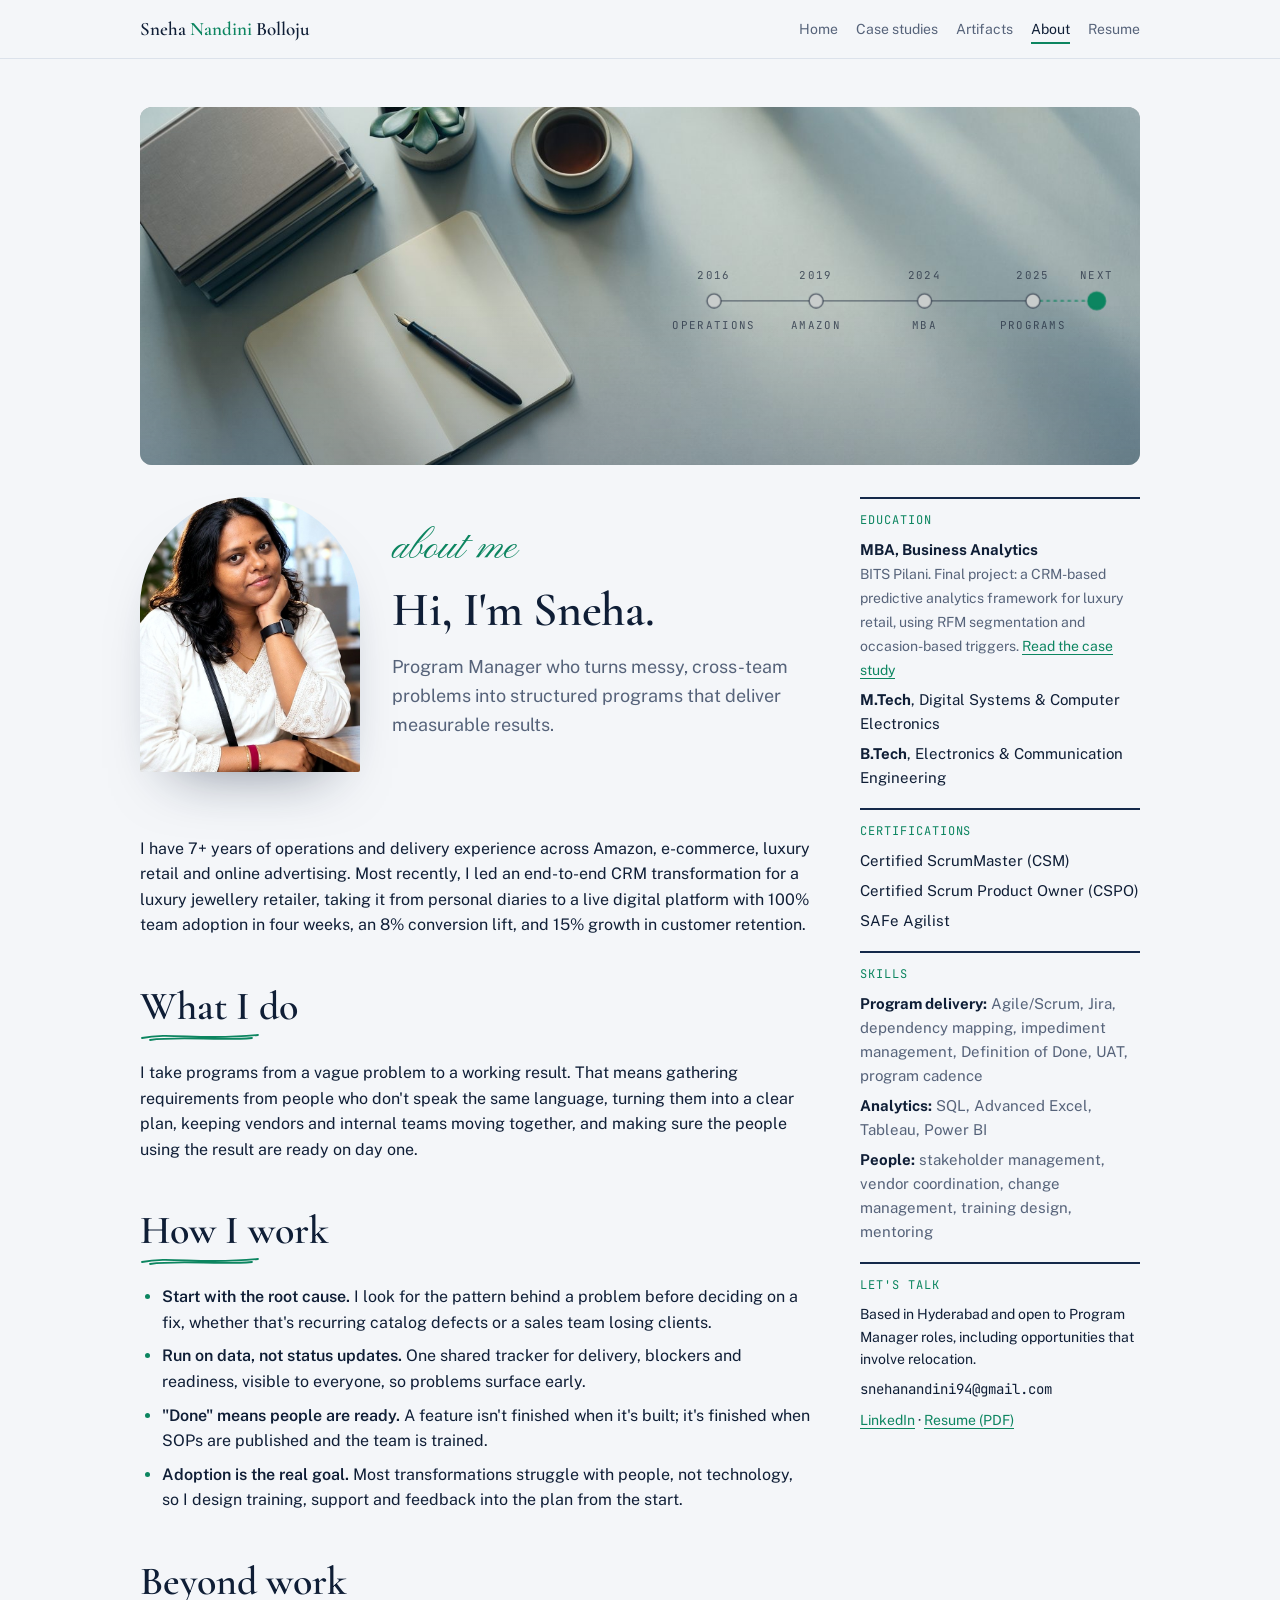
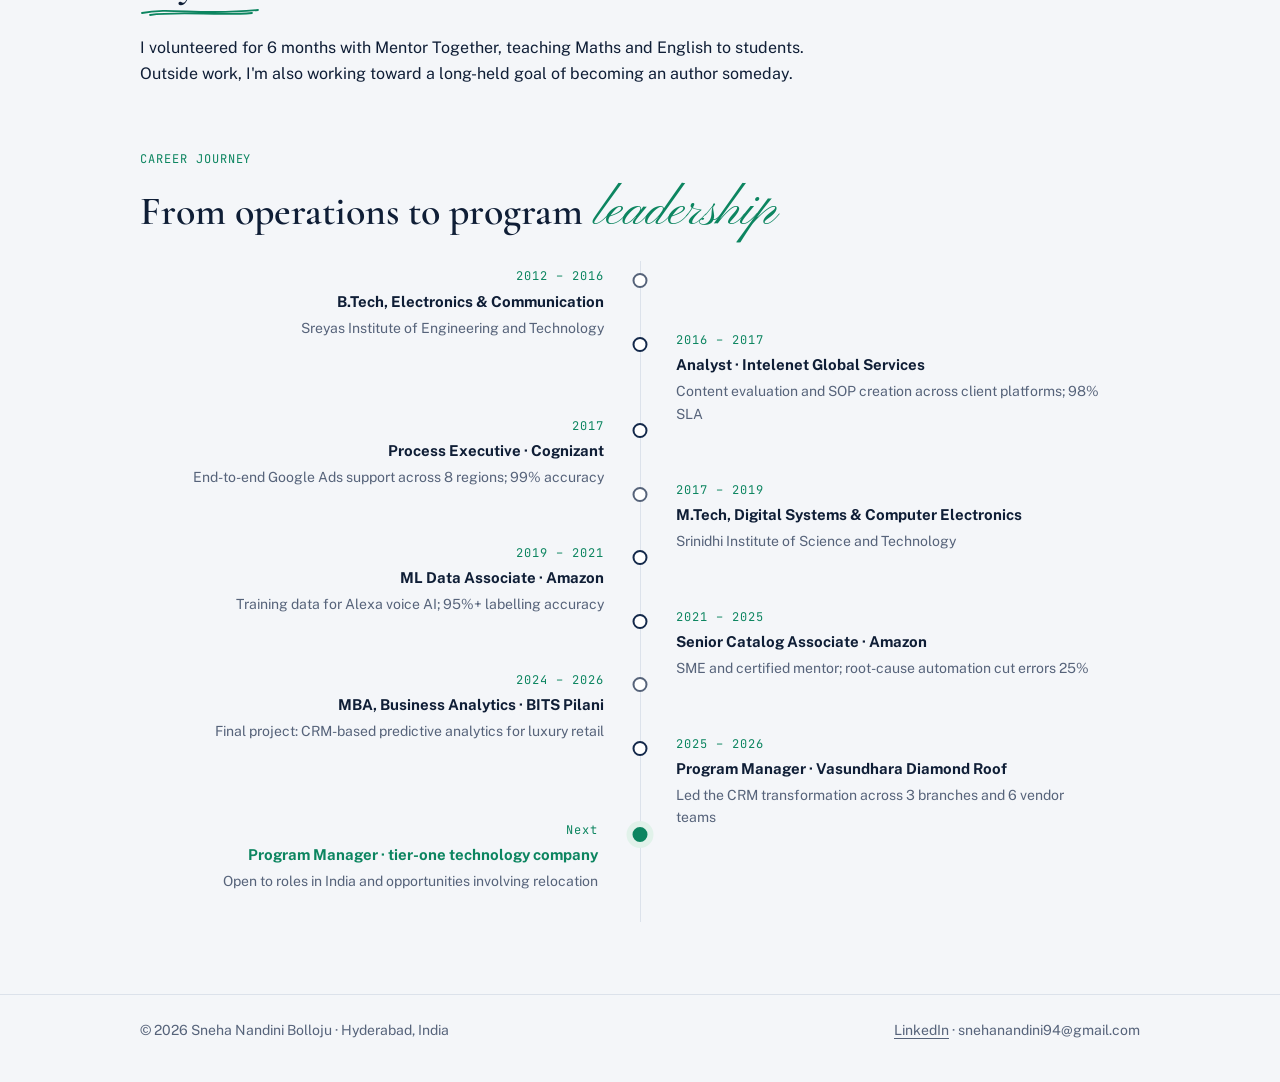
<file: about.html>
<!doctype html>
<html lang="en">
<head>
<meta charset="utf-8">
<meta name="viewport" content="width=device-width, initial-scale=1, viewport-fit=cover">
<title>About | Sneha Nandini Bolloju</title>
<meta name="description" content="Background, way of working, skills and certifications of Program Manager Sneha Nandini Bolloju.">
<meta property="og:title" content="About | Sneha Nandini Bolloju">
<meta property="og:description" content="Background, way of working, skills and certifications of Program Manager Sneha Nandini Bolloju.">
<meta property="og:type" content="website">
<meta property="og:site_name" content="Sneha Nandini Bolloju">
<meta property="og:url" content="https://snehanandini.vercel.app/about.html">
<meta property="og:image" content="https://snehanandini.vercel.app/banner-about.jpg">
<meta name="twitter:card" content="summary_large_image">
<meta name="theme-color" content="#14294B">
<link rel="icon" href="favicon.svg" type="image/svg+xml">
<link rel="stylesheet" href="fonts.css">
<link rel="stylesheet" href="site.css">
</head>
<body>
<script>document.documentElement.classList.add("js")</script>
<nav class="site-nav" aria-label="Main"><div class="container"><a class="brand" href="index.html">Sneha <span>Nandini</span> Bolloju</a><div class="nav-links"><a href="index.html">Home</a><a href="index.html#work">Case studies</a><a href="artifacts.html">Artifacts</a><a href="about.html" aria-current="page">About</a><a href="Sneha_Nandini_Bolloju_Resume.pdf" target="_blank" rel="noopener">Resume</a></div></div></nav>
<main>
<div class="container">
  
  <!--banner--><figure class="banner cs-banner" aria-hidden="true"><img src="banner-about.jpg" alt="" width="1568" height="672"><svg viewBox="0 0 1568 672" preserveAspectRatio="xMidYMid slice"><defs><marker id="ah" viewBox="0 0 10 10" refX="8" refY="5" markerWidth="7" markerHeight="7" orient="auto-start-reverse"><path d="M0 0L10 5L0 10z" fill="#263142" fill-opacity=".62"/></marker></defs><line class="ln" x1="900" y1="360" x2="1400" y2="360"/><line class="ln dash accent" x1="1400" y1="360" x2="1490" y2="360"/><circle class="node" cx="900" cy="360" r="11"/><circle class="node" cx="1060" cy="360" r="11"/><circle class="node" cx="1230" cy="360" r="11"/><circle class="node" cx="1400" cy="360" r="11"/><circle class="node" cx="1500" cy="360" r="14" style="fill:#0C8560;stroke:#0C8560"/><text class="lbl" x="900" y="326" text-anchor="middle">2016</text><text class="lbl" x="1060" y="326" text-anchor="middle">2019</text><text class="lbl" x="1230" y="326" text-anchor="middle">2024</text><text class="lbl" x="1400" y="326" text-anchor="middle">2025</text><text class="lbl" x="1500" y="326" text-anchor="middle">NEXT</text><text class="lbl" x="900" y="404" text-anchor="middle">OPERATIONS</text><text class="lbl" x="1060" y="404" text-anchor="middle">AMAZON</text><text class="lbl" x="1230" y="404" text-anchor="middle">MBA</text><text class="lbl" x="1400" y="404" text-anchor="middle">PROGRAMS</text></svg></figure><!--/banner-->
  <div class="about-grid" style="margin-top:40px">
    <div class="stack">
      <header class="about-hero">
        <img class="arch" src="sneha.jpg" alt="Sneha Nandini Bolloju" width="620" height="775">
        <div class="cs-head">
          <span class="hellosm">about me</span>
          <h1>Hi, I'm Sneha.</h1>
          <p class="lede">Program Manager who turns messy, cross-team problems into structured programs that deliver measurable results.</p>
        </div>
      </header>

      <div class="prose">
        <p>I have 7+ years of operations and delivery experience across Amazon, e-commerce, luxury retail and online advertising. Most recently, I led an end-to-end CRM transformation for a luxury jewellery retailer, taking it from personal diaries to a live digital platform with 100% team adoption in four weeks, an 8% conversion lift, and 15% growth in customer retention.</p>

        <h2>What I do</h2>
        <p>I take programs from a vague problem to a working result. That means gathering requirements from people who don't speak the same language, turning them into a clear plan, keeping vendors and internal teams moving together, and making sure the people using the result are ready on day one.</p>

        <h2>How I work</h2>
        <ul>
          <li><strong>Start with the root cause.</strong> I look for the pattern behind a problem before deciding on a fix, whether that's recurring catalog defects or a sales team losing clients.</li>
          <li><strong>Run on data, not status updates.</strong> One shared tracker for delivery, blockers and readiness, visible to everyone, so problems surface early.</li>
          <li><strong>"Done" means people are ready.</strong> A feature isn't finished when it's built; it's finished when SOPs are published and the team is trained.</li>
          <li><strong>Adoption is the real goal.</strong> Most transformations struggle with people, not technology, so I design training, support and feedback into the plan from the start.</li>
        </ul>

        <h2>Beyond work</h2>
        <p>I volunteered for 6 months with Mentor Together, teaching Maths and English to students. Outside work, I'm also working toward a long-held goal of becoming an author someday.</p>
      </div>
    </div>

    <aside class="about-side" aria-label="Details">
      <div class="side-block">
        <span class="eyebrow">Education</span>
        <ul>
          <li><strong>MBA, Business Analytics</strong><br><span class="muted small">BITS Pilani. Final project: a CRM-based predictive analytics framework for luxury retail, using RFM segmentation and occasion-based triggers. <a href="analytics-framework.html">Read the case study</a></span></li>
          <li><strong>M.Tech</strong>, Digital Systems &amp; Computer Electronics</li>
          <li><strong>B.Tech</strong>, Electronics &amp; Communication Engineering</li>
        </ul>
      </div>
      <div class="side-block">
        <span class="eyebrow">Certifications</span>
        <ul>
          <li>Certified ScrumMaster (CSM)</li>
          <li>Certified Scrum Product Owner (CSPO)</li>
          <li>SAFe Agilist</li>
        </ul>
      </div>
      <div class="side-block">
        <span class="eyebrow">Skills</span>
        <ul>
          <li><strong>Program delivery:</strong> <span class="muted">Agile/Scrum, Jira, dependency mapping, impediment management, Definition of Done, UAT, program cadence</span></li>
          <li><strong>Analytics:</strong> <span class="muted">SQL, Advanced Excel, Tableau, Power BI</span></li>
          <li><strong>People:</strong> <span class="muted">stakeholder management, vendor coordination, change management, training design, mentoring</span></li>
        </ul>
      </div>
      <div class="side-block">
        <span class="eyebrow">Let's talk</span>
        <p class="small">Based in Hyderabad and open to Program Manager roles, including opportunities that involve relocation.</p>
        <p class="small" style="font-family:var(--mono);user-select:all">snehanandini94@gmail.com</p>
        <p class="small"><a href="https://www.linkedin.com/in/sneha-nandini-bolloju" target="_blank" rel="noopener">LinkedIn</a> · <a href="Sneha_Nandini_Bolloju_Resume.pdf" target="_blank" rel="noopener">Resume (PDF)</a></p>
      </div>
    </aside>
  </div>

  <section class="block reveal" style="margin-top:64px" aria-labelledby="journey-title">
    <span class="eyebrow">Career journey</span>
    <h2 id="journey-title">From operations to program <span class="script">leadership</span></h2>
    <ol class="journey">
      <li class="edu"><div class="item"><span class="when">2012 – 2016</span><b>B.Tech, Electronics &amp; Communication</b><span>Sreyas Institute of Engineering and Technology</span></div></li>
      <li><div class="item"><span class="when">2016 – 2017</span><b>Analyst · Intelenet Global Services</b><span>Content evaluation and SOP creation across client platforms; 98% SLA</span></div></li>
      <li><div class="item"><span class="when">2017</span><b>Process Executive · Cognizant</b><span>End-to-end Google Ads support across 8 regions; 99% accuracy</span></div></li>
      <li class="edu"><div class="item"><span class="when">2017 – 2019</span><b>M.Tech, Digital Systems &amp; Computer Electronics</b><span>Srinidhi Institute of Science and Technology</span></div></li>
      <li><div class="item"><span class="when">2019 – 2021</span><b>ML Data Associate · Amazon</b><span>Training data for Alexa voice AI; 95%+ labelling accuracy</span></div></li>
      <li><div class="item"><span class="when">2021 – 2025</span><b>Senior Catalog Associate · Amazon</b><span>SME and certified mentor; root-cause automation cut errors 25%</span></div></li>
      <li class="edu"><div class="item"><span class="when">2024 – 2026</span><b>MBA, Business Analytics · BITS Pilani</b><span>Final project: CRM-based predictive analytics for luxury retail</span></div></li>
      <li><div class="item"><span class="when">2025 – 2026</span><b>Program Manager · Vasundhara Diamond Roof</b><span>Led the CRM transformation across 3 branches and 6 vendor teams</span></div></li>
      <li class="next"><div class="item"><span class="when">Next</span><b>Program Manager · tier-one technology company</b><span>Open to roles in India and opportunities involving relocation</span></div></li>
    </ol>
  </section>
</div>
</main>
<script>
(function(){var els=[].slice.call(document.querySelectorAll('.reveal'));if(!('IntersectionObserver' in window)){els.forEach(function(e){e.classList.add('in')});return;}
var io=new IntersectionObserver(function(es){es.forEach(function(e){if(e.isIntersecting){e.target.classList.add('in');io.unobserve(e.target);}})},{rootMargin:'0px 0px -8% 0px'});
els.forEach(function(e){if(e.getBoundingClientRect().top<innerHeight){e.classList.add('in')}else{io.observe(e)}});})();
</script>
<footer class="site-footer"><div class="container">
<span>© 2026 Sneha Nandini Bolloju · Hyderabad, India</span>
<span><a href="https://www.linkedin.com/in/sneha-nandini-bolloju" target="_blank" rel="noopener">LinkedIn</a> · snehanandini94@gmail.com</span>
</div></footer>
</body>
</html>
</file>
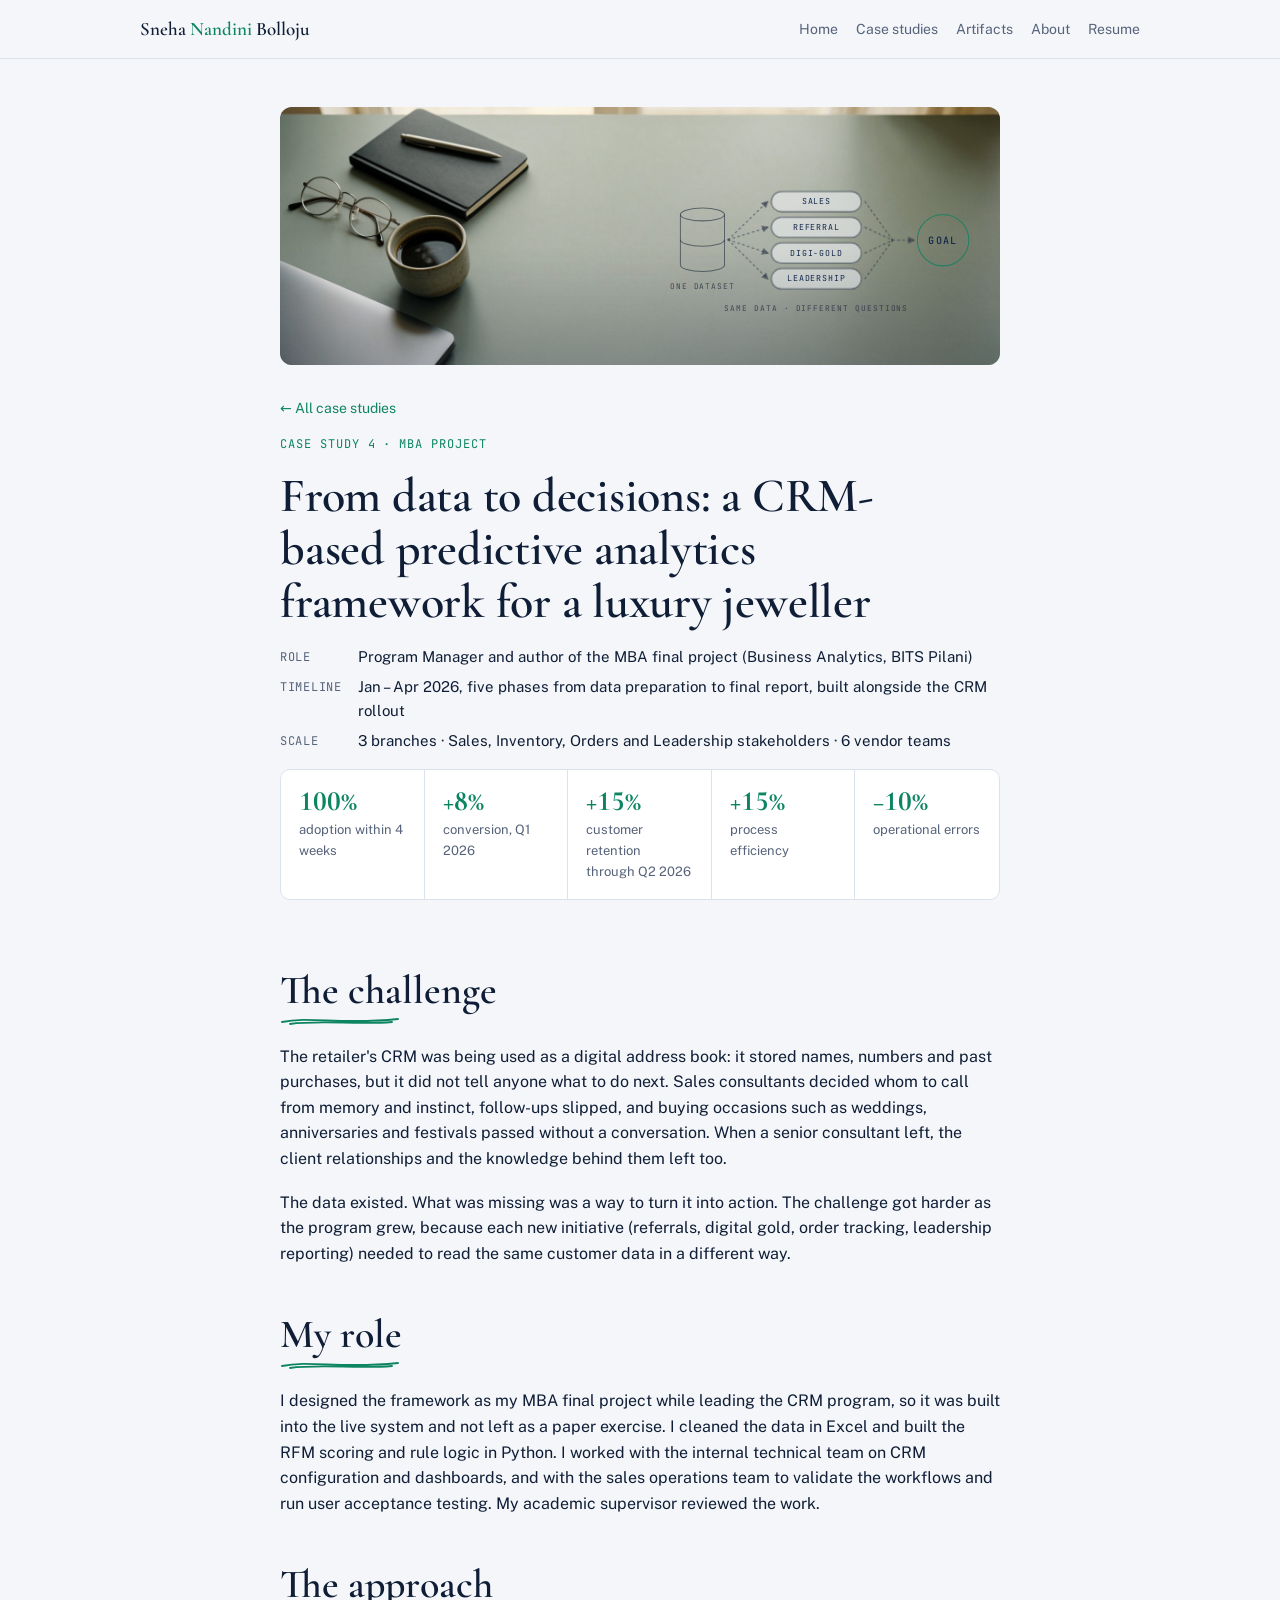
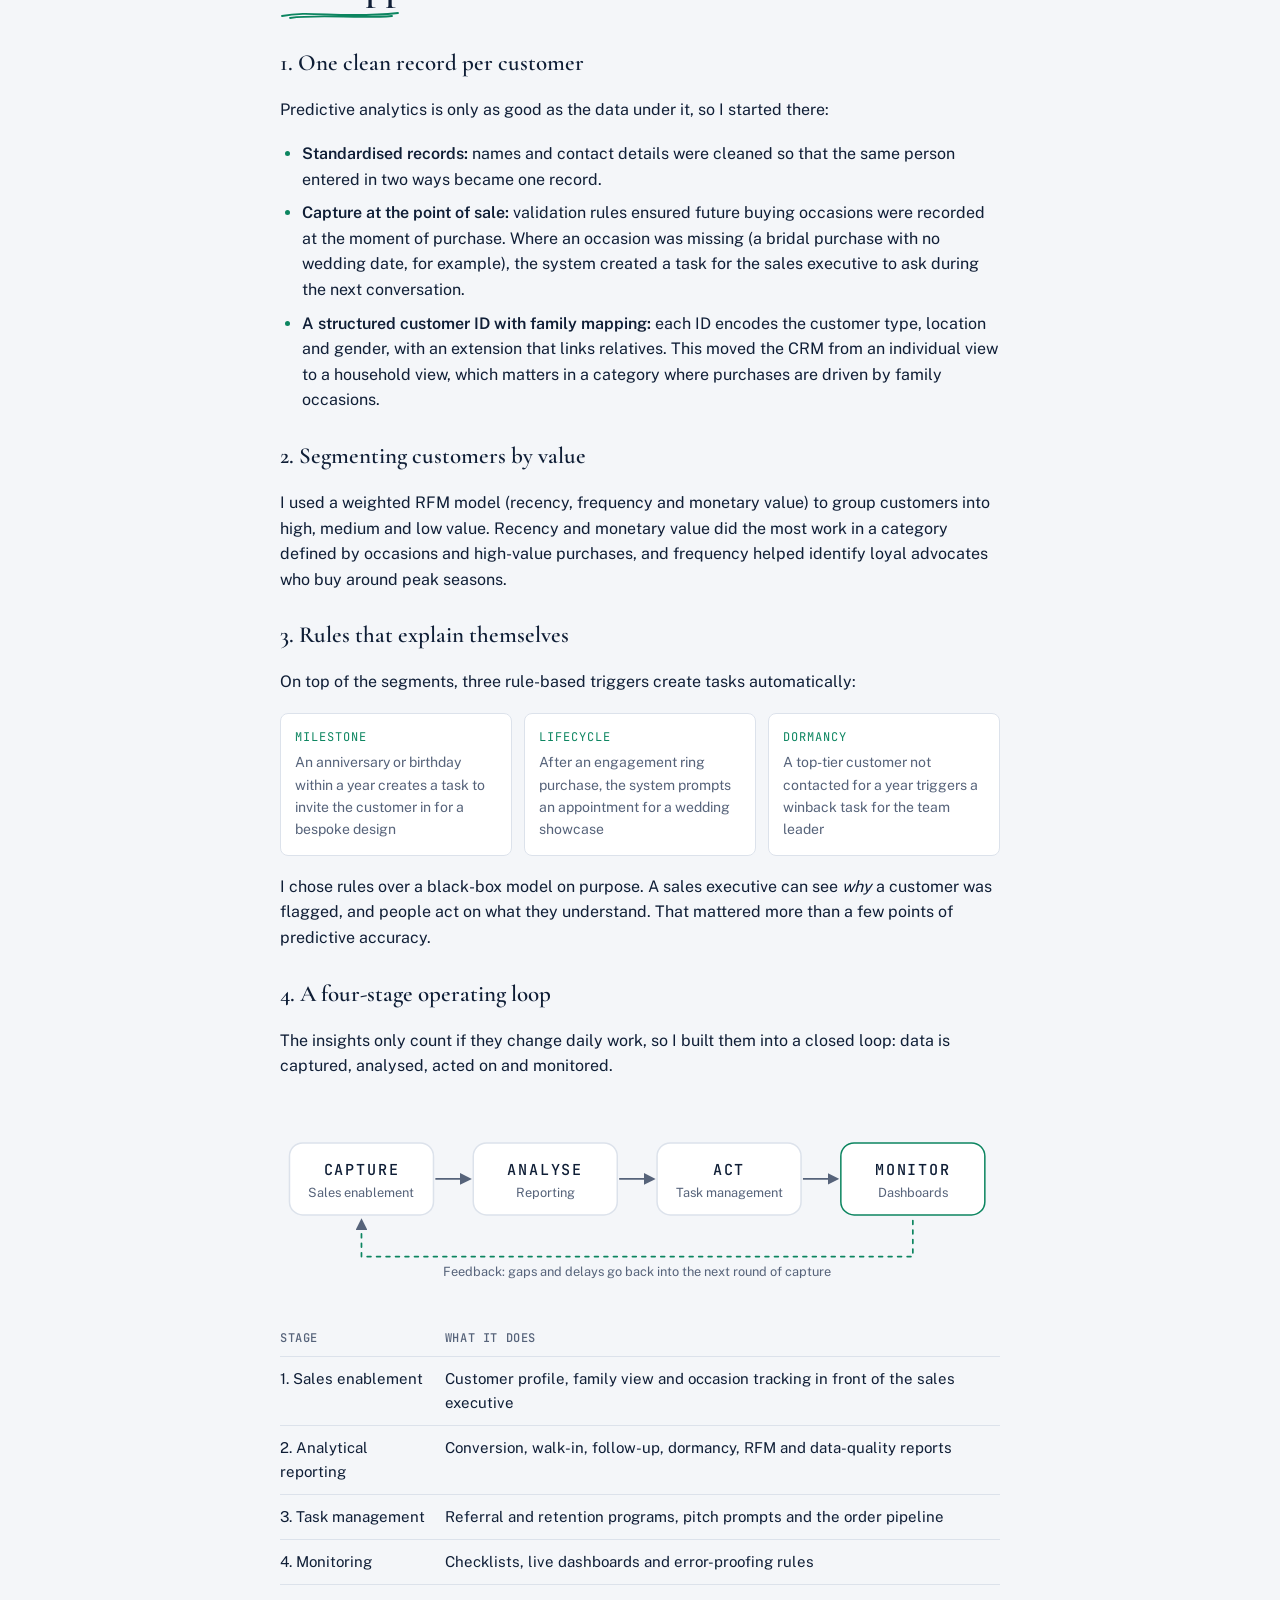
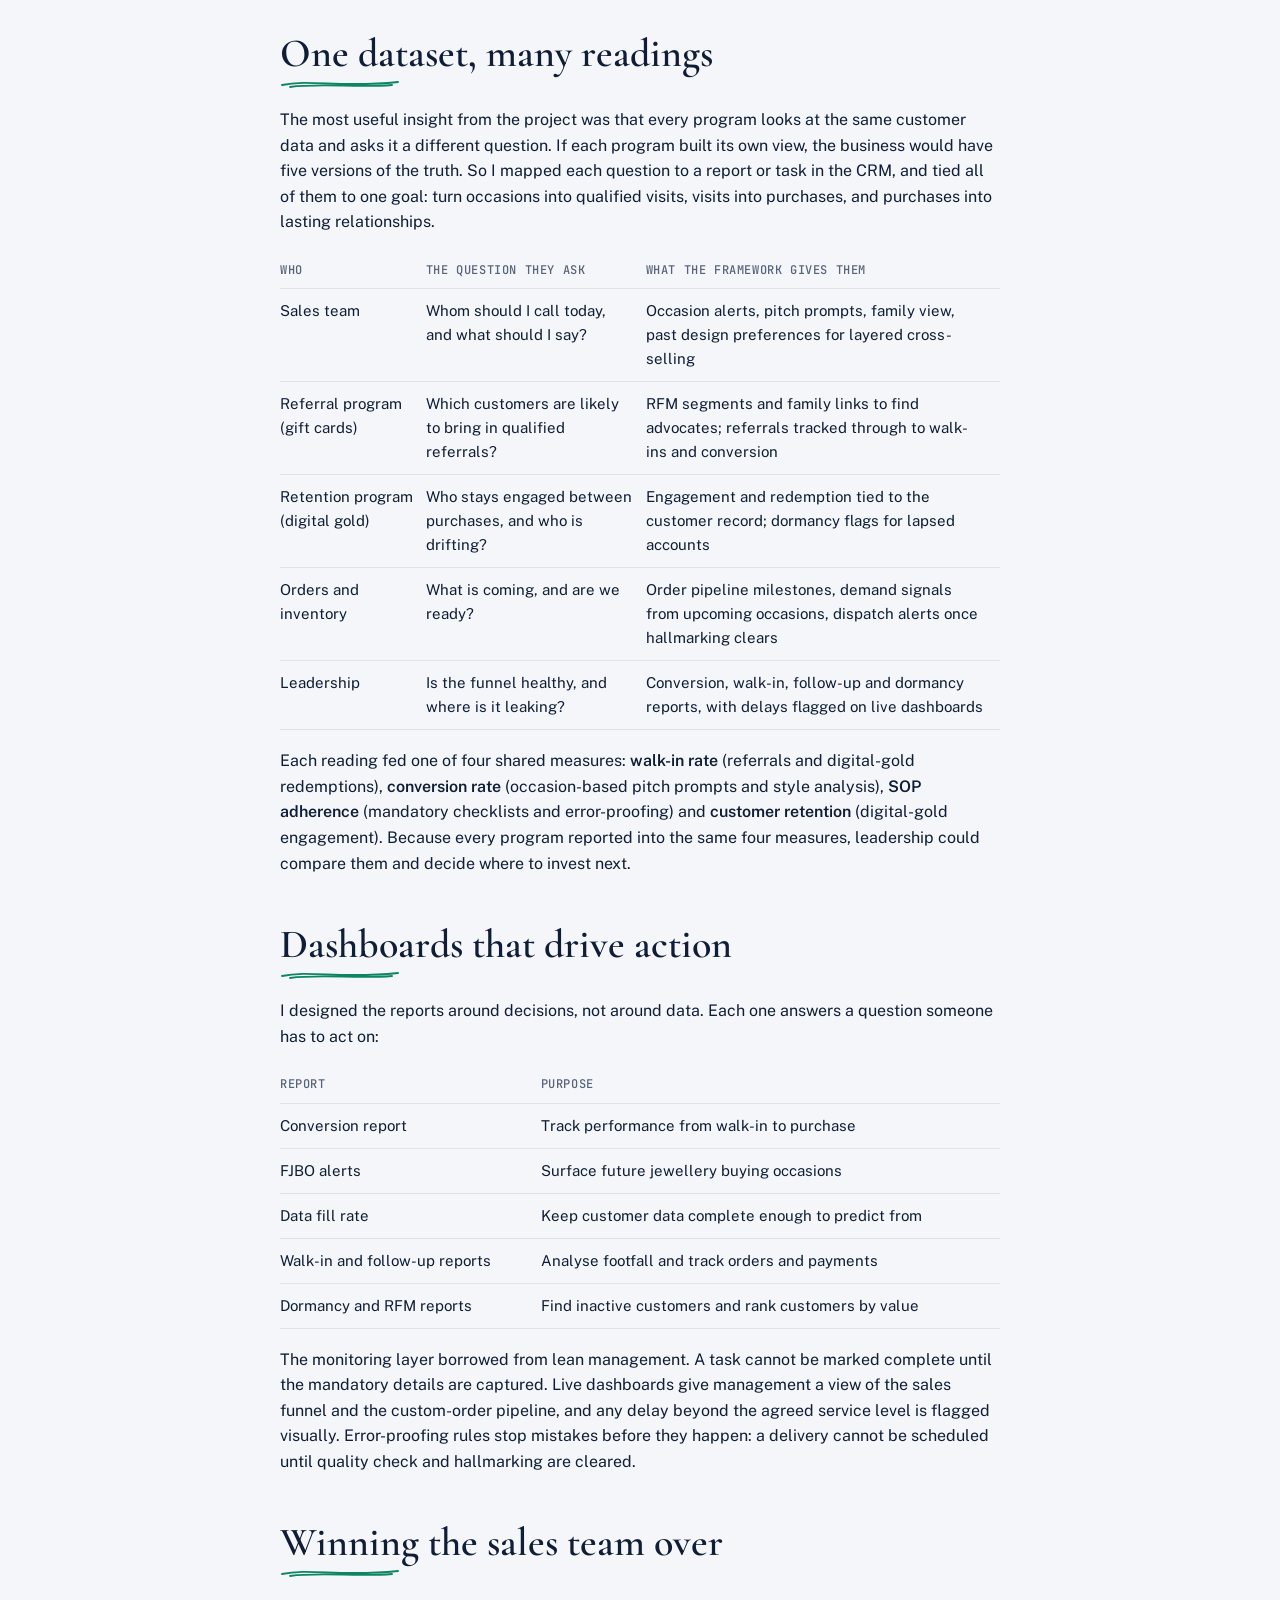
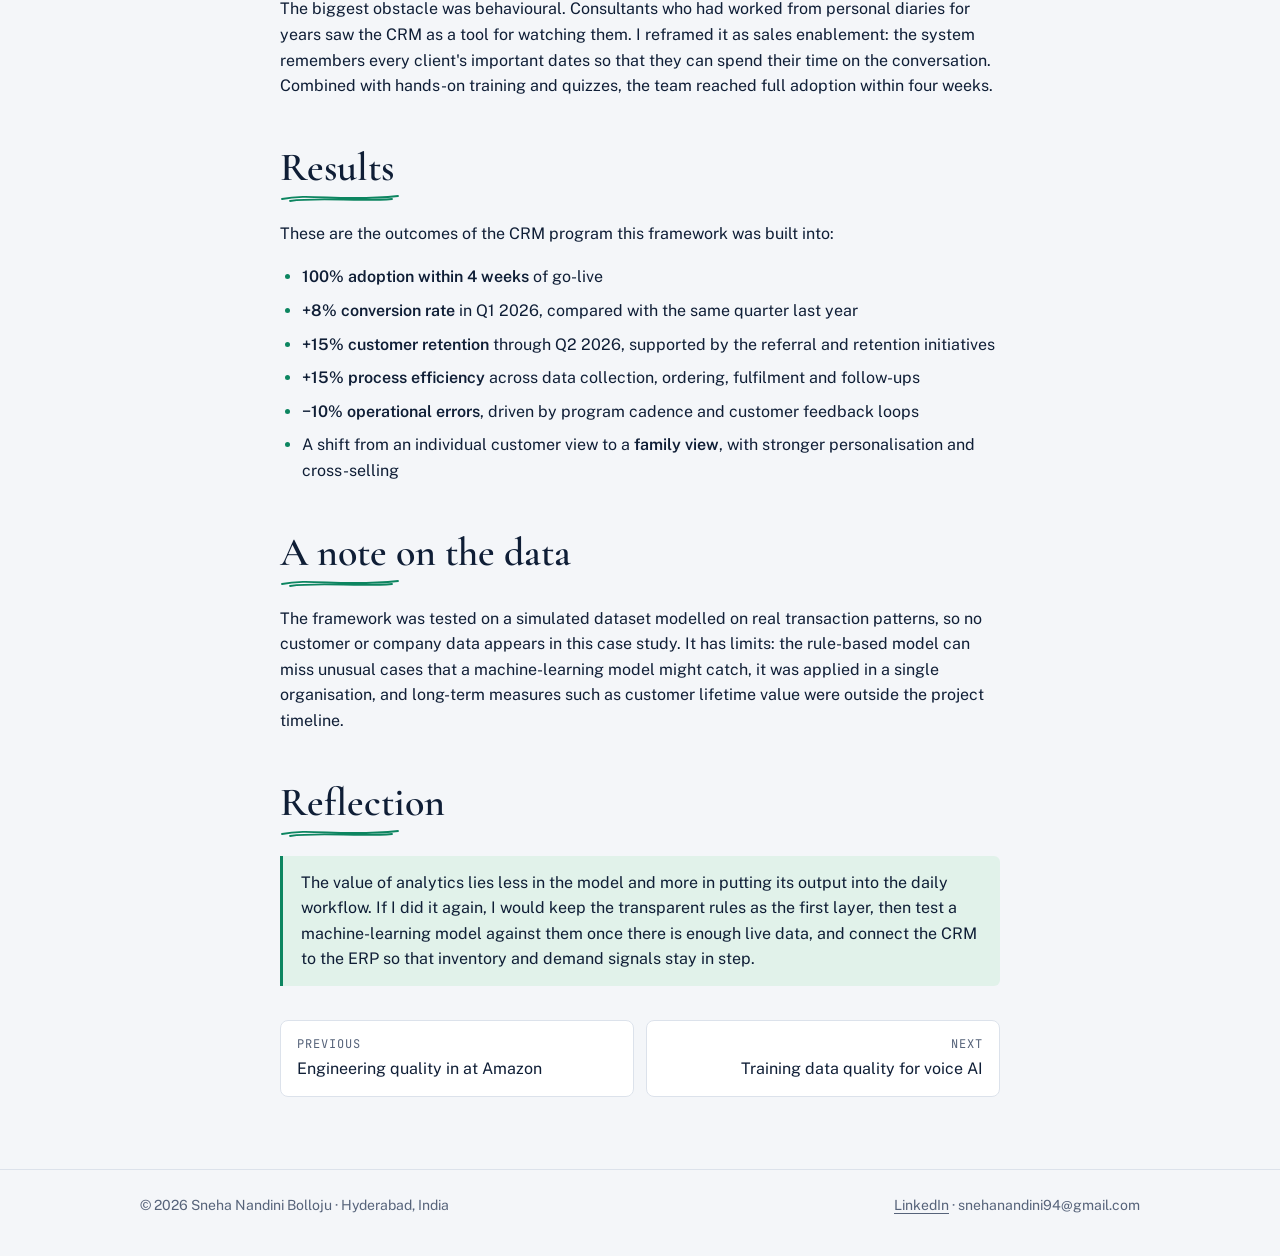
<file: analytics-framework.html>
<!doctype html>
<html lang="en">
<head>
<meta charset="utf-8">
<meta name="viewport" content="width=device-width, initial-scale=1, viewport-fit=cover">
<title>Predictive Analytics Framework | Sneha Nandini Bolloju</title>
<meta name="description" content="MBA project: a CRM-based predictive analytics framework for a luxury jeweller, turning one customer dataset into one business goal across sales, referral, retention, orders and leadership dashboards.">
<meta property="og:title" content="Predictive Analytics Framework | Sneha Nandini Bolloju">
<meta property="og:description" content="MBA project: a CRM-based predictive analytics framework for a luxury jeweller, turning one customer dataset into one business goal across sales, referral, retention, orders and leadership dashboards.">
<meta property="og:type" content="website">
<meta property="og:site_name" content="Sneha Nandini Bolloju">
<meta property="og:url" content="https://snehanandini.vercel.app/analytics-framework.html">
<meta property="og:image" content="https://snehanandini.vercel.app/banner-analytics.jpg">
<meta name="twitter:card" content="summary_large_image">
<meta name="theme-color" content="#14294B">
<link rel="icon" href="favicon.svg" type="image/svg+xml">
<link rel="stylesheet" href="fonts.css">
<link rel="stylesheet" href="site.css">
</head>
<body>
<script>document.documentElement.classList.add("js")</script>
<nav class="site-nav" aria-label="Main"><div class="container"><a class="brand" href="index.html">Sneha <span>Nandini</span> Bolloju</a><div class="nav-links"><a href="index.html">Home</a><a href="index.html#work">Case studies</a><a href="artifacts.html">Artifacts</a><a href="about.html">About</a><a href="Sneha_Nandini_Bolloju_Resume.pdf" target="_blank" rel="noopener">Resume</a></div></div></nav>
<main>
<article class="narrow stack">

  
  
  <!--banner--><figure class="banner cs-banner" aria-hidden="true"><img src="banner-analytics.jpg" alt="" width="1568" height="672"><svg viewBox="0 0 1568 672" preserveAspectRatio="xMidYMid slice"><defs><marker id="ah" viewBox="0 0 10 10" refX="8" refY="5" markerWidth="7" markerHeight="7" orient="auto-start-reverse"><path d="M0 0L10 5L0 10z" fill="#263142" fill-opacity=".62"/></marker></defs><ellipse class="ln" cx="920" cy="290" rx="48" ry="14"/><path class="ln" d="M872 290 V400 A48 14 0 0 0 968 400 V290"/><path class="ln" d="M872 345 A48 14 0 0 0 968 345"/><text class="lbl" x="920" y="452" text-anchor="middle">ONE DATASET</text><path class="ln dash" d="M976 345 L1062 262" marker-end="url(#ah)"/><path class="ln dash" d="M976 345 L1062 318" marker-end="url(#ah)"/><path class="ln dash" d="M976 345 L1062 374" marker-end="url(#ah)"/><path class="ln dash" d="M976 345 L1062 430" marker-end="url(#ah)"/><rect class="pill" x="1070" y="240" width="196" height="44" rx="22"/><text class="ptxt" x="1168" y="268" text-anchor="middle">SALES</text><rect class="pill" x="1070" y="296" width="196" height="44" rx="22"/><text class="ptxt" x="1168" y="324" text-anchor="middle">REFERRAL</text><rect class="pill" x="1070" y="352" width="196" height="44" rx="22"/><text class="ptxt" x="1168" y="380" text-anchor="middle">DIGI-GOLD</text><rect class="pill" x="1070" y="408" width="196" height="44" rx="22"/><text class="ptxt" x="1168" y="436" text-anchor="middle">LEADERSHIP</text><path class="ln dash" d="M1274 262 L1334 346"/><path class="ln dash" d="M1274 318 L1334 346"/><path class="ln dash" d="M1274 374 L1334 346"/><path class="ln dash" d="M1274 430 L1334 346"/><path class="ln dash" d="M1334 346 H1380" marker-end="url(#ah)"/><circle class="ln accent" cx="1444" cy="346" r="56"/><text class="core" x="1444" y="354" text-anchor="middle">GOAL</text><text class="lbl" x="1168" y="500" text-anchor="middle">SAME DATA · DIFFERENT QUESTIONS</text></svg></figure><!--/banner-->
  <header class="cs-head">
    <a class="back" href="index.html#work">← All case studies</a>
    <span class="eyebrow">Case study 4 · MBA project</span>
    <h1>From data to decisions: a CRM-based predictive analytics framework for a luxury jeweller</h1>
    <dl class="meta">
      <dt>Role</dt><dd>Program Manager and author of the MBA final project (Business Analytics, BITS Pilani)</dd>
      <dt>Timeline</dt><dd>Jan – Apr 2026, five phases from data preparation to final report, built alongside the CRM rollout</dd>
      <dt>Scale</dt><dd>3 branches · Sales, Inventory, Orders and Leadership stakeholders · 6 vendor teams</dd>
    </dl>
    <div class="results">
      <div class="result"><b>100%</b><span>adoption within 4 weeks</span></div>
      <div class="result"><b>+8%</b><span>conversion, Q1 2026</span></div>
      <div class="result"><b>+15%</b><span>customer retention through Q2 2026</span></div>
      <div class="result"><b>+15%</b><span>process efficiency</span></div>
      <div class="result"><b>−10%</b><span>operational errors</span></div>
    </div>
  </header>

  <div class="prose">
    <h2>The challenge</h2>
    <p>The retailer's CRM was being used as a digital address book: it stored names, numbers and past purchases, but it did not tell anyone what to do next. Sales consultants decided whom to call from memory and instinct, follow-ups slipped, and buying occasions such as weddings, anniversaries and festivals passed without a conversation. When a senior consultant left, the client relationships and the knowledge behind them left too.</p>
    <p>The data existed. What was missing was a way to turn it into action. The challenge got harder as the program grew, because each new initiative (referrals, digital gold, order tracking, leadership reporting) needed to read the same customer data in a different way.</p>

    <h2>My role</h2>
    <p>I designed the framework as my MBA final project while leading the CRM program, so it was built into the live system and not left as a paper exercise. I cleaned the data in Excel and built the RFM scoring and rule logic in Python. I worked with the internal technical team on CRM configuration and dashboards, and with the sales operations team to validate the workflows and run user acceptance testing. My academic supervisor reviewed the work.</p>

    <h2>The approach</h2>

    <h3>1. One clean record per customer</h3>
    <p>Predictive analytics is only as good as the data under it, so I started there:</p>
    <ul>
      <li><strong>Standardised records:</strong> names and contact details were cleaned so that the same person entered in two ways became one record.</li>
      <li><strong>Capture at the point of sale:</strong> validation rules ensured future buying occasions were recorded at the moment of purchase. Where an occasion was missing (a bridal purchase with no wedding date, for example), the system created a task for the sales executive to ask during the next conversation.</li>
      <li><strong>A structured customer ID with family mapping:</strong> each ID encodes the customer type, location and gender, with an extension that links relatives. This moved the CRM from an individual view to a household view, which matters in a category where purchases are driven by family occasions.</li>
    </ul>

    <h3>2. Segmenting customers by value</h3>
    <p>I used a weighted RFM model (recency, frequency and monetary value) to group customers into high, medium and low value. Recency and monetary value did the most work in a category defined by occasions and high-value purchases, and frequency helped identify loyal advocates who buy around peak seasons.</p>

    <h3>3. Rules that explain themselves</h3>
    <p>On top of the segments, three rule-based triggers create tasks automatically:</p>
    <div class="lenses">
      <div class="lens"><span class="eyebrow">Milestone</span><p>An anniversary or birthday within a year creates a task to invite the customer in for a bespoke design</p></div>
      <div class="lens"><span class="eyebrow">Lifecycle</span><p>After an engagement ring purchase, the system prompts an appointment for a wedding showcase</p></div>
      <div class="lens"><span class="eyebrow">Dormancy</span><p>A top-tier customer not contacted for a year triggers a winback task for the team leader</p></div>
    </div>
    <p>I chose rules over a black-box model on purpose. A sales executive can see <em>why</em> a customer was flagged, and people act on what they understand. That mattered more than a few points of predictive accuracy.</p>

    <h3>4. A four-stage operating loop</h3>
    <p>The insights only count if they change daily work, so I built them into a closed loop: data is captured, analysed, acted on and monitored.</p>
    <figure class="loop" aria-label="Four-stage operating loop: capture, analyse, act, monitor, with feedback back to capture">
      <svg viewBox="0 0 760 190" role="img">
        <defs><marker id="la" viewBox="0 0 10 10" refX="8" refY="5" markerWidth="7" markerHeight="7" orient="auto"><path d="M0 0L10 5L0 10z" class="lh"/></marker></defs>
        <g class="lbox"><rect x="10" y="40" width="152" height="76" rx="14"/><rect x="204" y="40" width="152" height="76" rx="14"/><rect x="398" y="40" width="152" height="76" rx="14"/><rect x="592" y="40" width="152" height="76" rx="14" class="on"/></g>
        <g class="lbig" text-anchor="middle"><text x="86" y="74">CAPTURE</text><text x="280" y="74">ANALYSE</text><text x="474" y="74">ACT</text><text x="668" y="74">MONITOR</text></g>
        <g class="lsub" text-anchor="middle"><text x="86" y="97">Sales enablement</text><text x="280" y="97">Reporting</text><text x="474" y="97">Task management</text><text x="668" y="97">Dashboards</text></g>
        <path class="la" d="M164 78 H200" marker-end="url(#la)"/><path class="la" d="M358 78 H394" marker-end="url(#la)"/><path class="la" d="M552 78 H588" marker-end="url(#la)"/>
        <path class="la dash" d="M668 122 V160 H86 V122" marker-end="url(#la)"/>
        <text class="lsub" x="377" y="180" text-anchor="middle">Feedback: gaps and delays go back into the next round of capture</text>
      </svg>
    </figure>
    <div class="table-wrap">
      <table>
        <thead><tr><th>Stage</th><th>What it does</th></tr></thead>
        <tbody>
          <tr><td>1. Sales enablement</td><td>Customer profile, family view and occasion tracking in front of the sales executive</td></tr>
          <tr><td>2. Analytical reporting</td><td>Conversion, walk-in, follow-up, dormancy, RFM and data-quality reports</td></tr>
          <tr><td>3. Task management</td><td>Referral and retention programs, pitch prompts and the order pipeline</td></tr>
          <tr><td>4. Monitoring</td><td>Checklists, live dashboards and error-proofing rules</td></tr>
        </tbody>
      </table>
    </div>

    <h2>One dataset, many readings</h2>
    <p>The most useful insight from the project was that every program looks at the same customer data and asks it a different question. If each program built its own view, the business would have five versions of the truth. So I mapped each question to a report or task in the CRM, and tied all of them to one goal: turn occasions into qualified visits, visits into purchases, and purchases into lasting relationships.</p>
    <div class="table-wrap">
      <table>
        <thead><tr><th>Who</th><th>The question they ask</th><th>What the framework gives them</th></tr></thead>
        <tbody>
          <tr><td>Sales team</td><td>Whom should I call today, and what should I say?</td><td>Occasion alerts, pitch prompts, family view, past design preferences for layered cross-selling</td></tr>
          <tr><td>Referral program (gift cards)</td><td>Which customers are likely to bring in qualified referrals?</td><td>RFM segments and family links to find advocates; referrals tracked through to walk-ins and conversion</td></tr>
          <tr><td>Retention program (digital gold)</td><td>Who stays engaged between purchases, and who is drifting?</td><td>Engagement and redemption tied to the customer record; dormancy flags for lapsed accounts</td></tr>
          <tr><td>Orders and inventory</td><td>What is coming, and are we ready?</td><td>Order pipeline milestones, demand signals from upcoming occasions, dispatch alerts once hallmarking clears</td></tr>
          <tr><td>Leadership</td><td>Is the funnel healthy, and where is it leaking?</td><td>Conversion, walk-in, follow-up and dormancy reports, with delays flagged on live dashboards</td></tr>
        </tbody>
      </table>
    </div>
    <p>Each reading fed one of four shared measures: <strong>walk-in rate</strong> (referrals and digital-gold redemptions), <strong>conversion rate</strong> (occasion-based pitch prompts and style analysis), <strong>SOP adherence</strong> (mandatory checklists and error-proofing) and <strong>customer retention</strong> (digital-gold engagement). Because every program reported into the same four measures, leadership could compare them and decide where to invest next.</p>

    <h2>Dashboards that drive action</h2>
    <p>I designed the reports around decisions, not around data. Each one answers a question someone has to act on:</p>
    <div class="table-wrap">
      <table>
        <thead><tr><th>Report</th><th>Purpose</th></tr></thead>
        <tbody>
          <tr><td>Conversion report</td><td>Track performance from walk-in to purchase</td></tr>
          <tr><td>FJBO alerts</td><td>Surface future jewellery buying occasions</td></tr>
          <tr><td>Data fill rate</td><td>Keep customer data complete enough to predict from</td></tr>
          <tr><td>Walk-in and follow-up reports</td><td>Analyse footfall and track orders and payments</td></tr>
          <tr><td>Dormancy and RFM reports</td><td>Find inactive customers and rank customers by value</td></tr>
        </tbody>
      </table>
    </div>
    <p>The monitoring layer borrowed from lean management. A task cannot be marked complete until the mandatory details are captured. Live dashboards give management a view of the sales funnel and the custom-order pipeline, and any delay beyond the agreed service level is flagged visually. Error-proofing rules stop mistakes before they happen: a delivery cannot be scheduled until quality check and hallmarking are cleared.</p>

    <h2>Winning the sales team over</h2>
    <p>The biggest obstacle was behavioural. Consultants who had worked from personal diaries for years saw the CRM as a tool for watching them. I reframed it as sales enablement: the system remembers every client's important dates so that they can spend their time on the conversation. Combined with hands-on training and quizzes, the team reached full adoption within four weeks.</p>

    <h2>Results</h2>
    <p>These are the outcomes of the CRM program this framework was built into:</p>
    <ul>
      <li><strong>100% adoption within 4 weeks</strong> of go-live</li>
      <li><strong>+8% conversion rate</strong> in Q1 2026, compared with the same quarter last year</li>
      <li><strong>+15% customer retention</strong> through Q2 2026, supported by the referral and retention initiatives</li>
      <li><strong>+15% process efficiency</strong> across data collection, ordering, fulfilment and follow-ups</li>
      <li><strong>−10% operational errors</strong>, driven by program cadence and customer feedback loops</li>
      <li>A shift from an individual customer view to a <strong>family view</strong>, with stronger personalisation and cross-selling</li>
    </ul>

    <h2>A note on the data</h2>
    <p>The framework was tested on a simulated dataset modelled on real transaction patterns, so no customer or company data appears in this case study. It has limits: the rule-based model can miss unusual cases that a machine-learning model might catch, it was applied in a single organisation, and long-term measures such as customer lifetime value were outside the project timeline.</p>

    <h2>Reflection</h2>
    <blockquote>The value of analytics lies less in the model and more in putting its output into the daily workflow. If I did it again, I would keep the transparent rules as the first layer, then test a machine-learning model against them once there is enough live data, and connect the CRM to the ERP so that inventory and demand signals stay in step.</blockquote>

    <nav class="next" aria-label="More case studies">
      <a href="catalog-quality.html"><span class="eyebrow">Previous</span>Engineering quality in at Amazon</a>
      <a href="voice-ai-data.html"><span class="eyebrow">Next</span>Training data quality for voice AI</a>
    </nav>
  </div>
</article>
</main>
<script>
(function(){var els=[].slice.call(document.querySelectorAll('.reveal'));if(!('IntersectionObserver' in window)){els.forEach(function(e){e.classList.add('in')});return;}
var io=new IntersectionObserver(function(es){es.forEach(function(e){if(e.isIntersecting){e.target.classList.add('in');io.unobserve(e.target);}})},{rootMargin:'0px 0px -8% 0px'});
els.forEach(function(e){if(e.getBoundingClientRect().top<innerHeight){e.classList.add('in')}else{io.observe(e)}});})();
</script>
<footer class="site-footer"><div class="container">
<span>© 2026 Sneha Nandini Bolloju · Hyderabad, India</span>
<span><a href="https://www.linkedin.com/in/sneha-nandini-bolloju" target="_blank" rel="noopener">LinkedIn</a> · snehanandini94@gmail.com</span>
</div></footer>
</body>
</html>
</file>
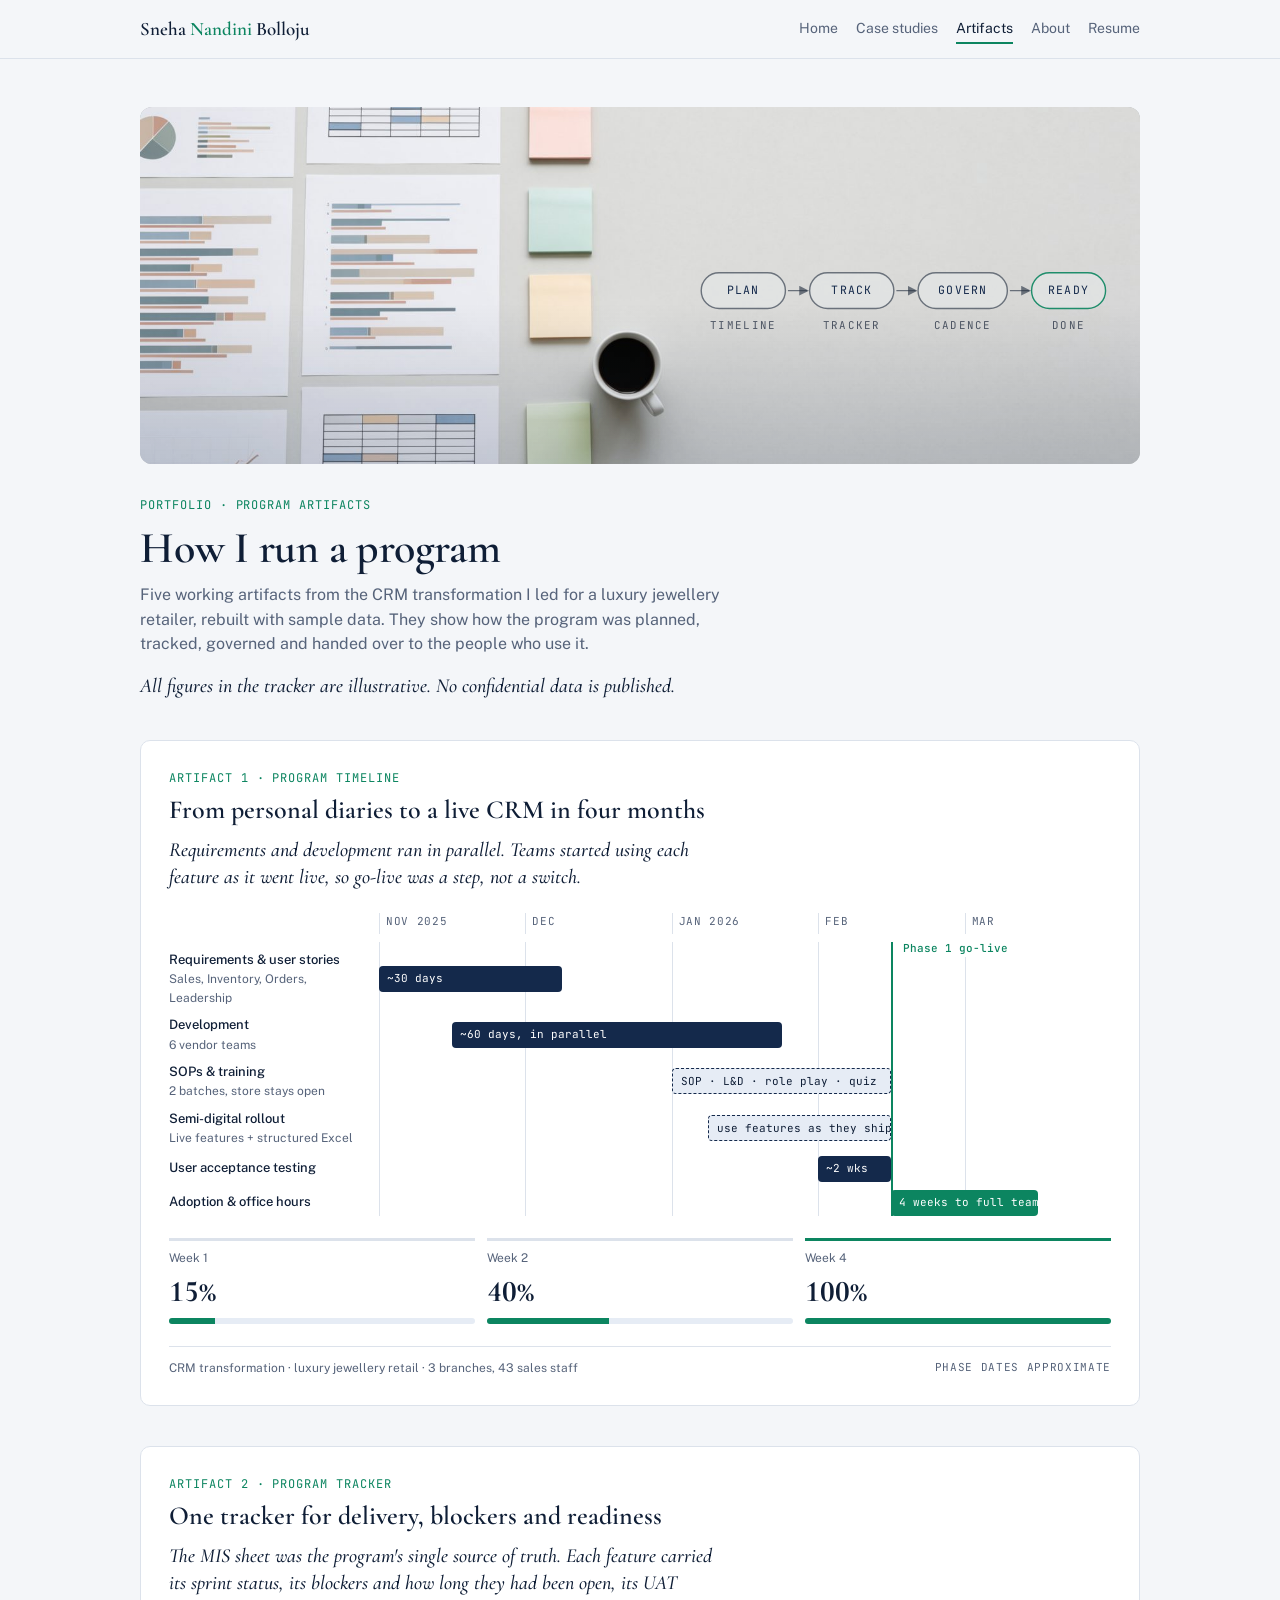
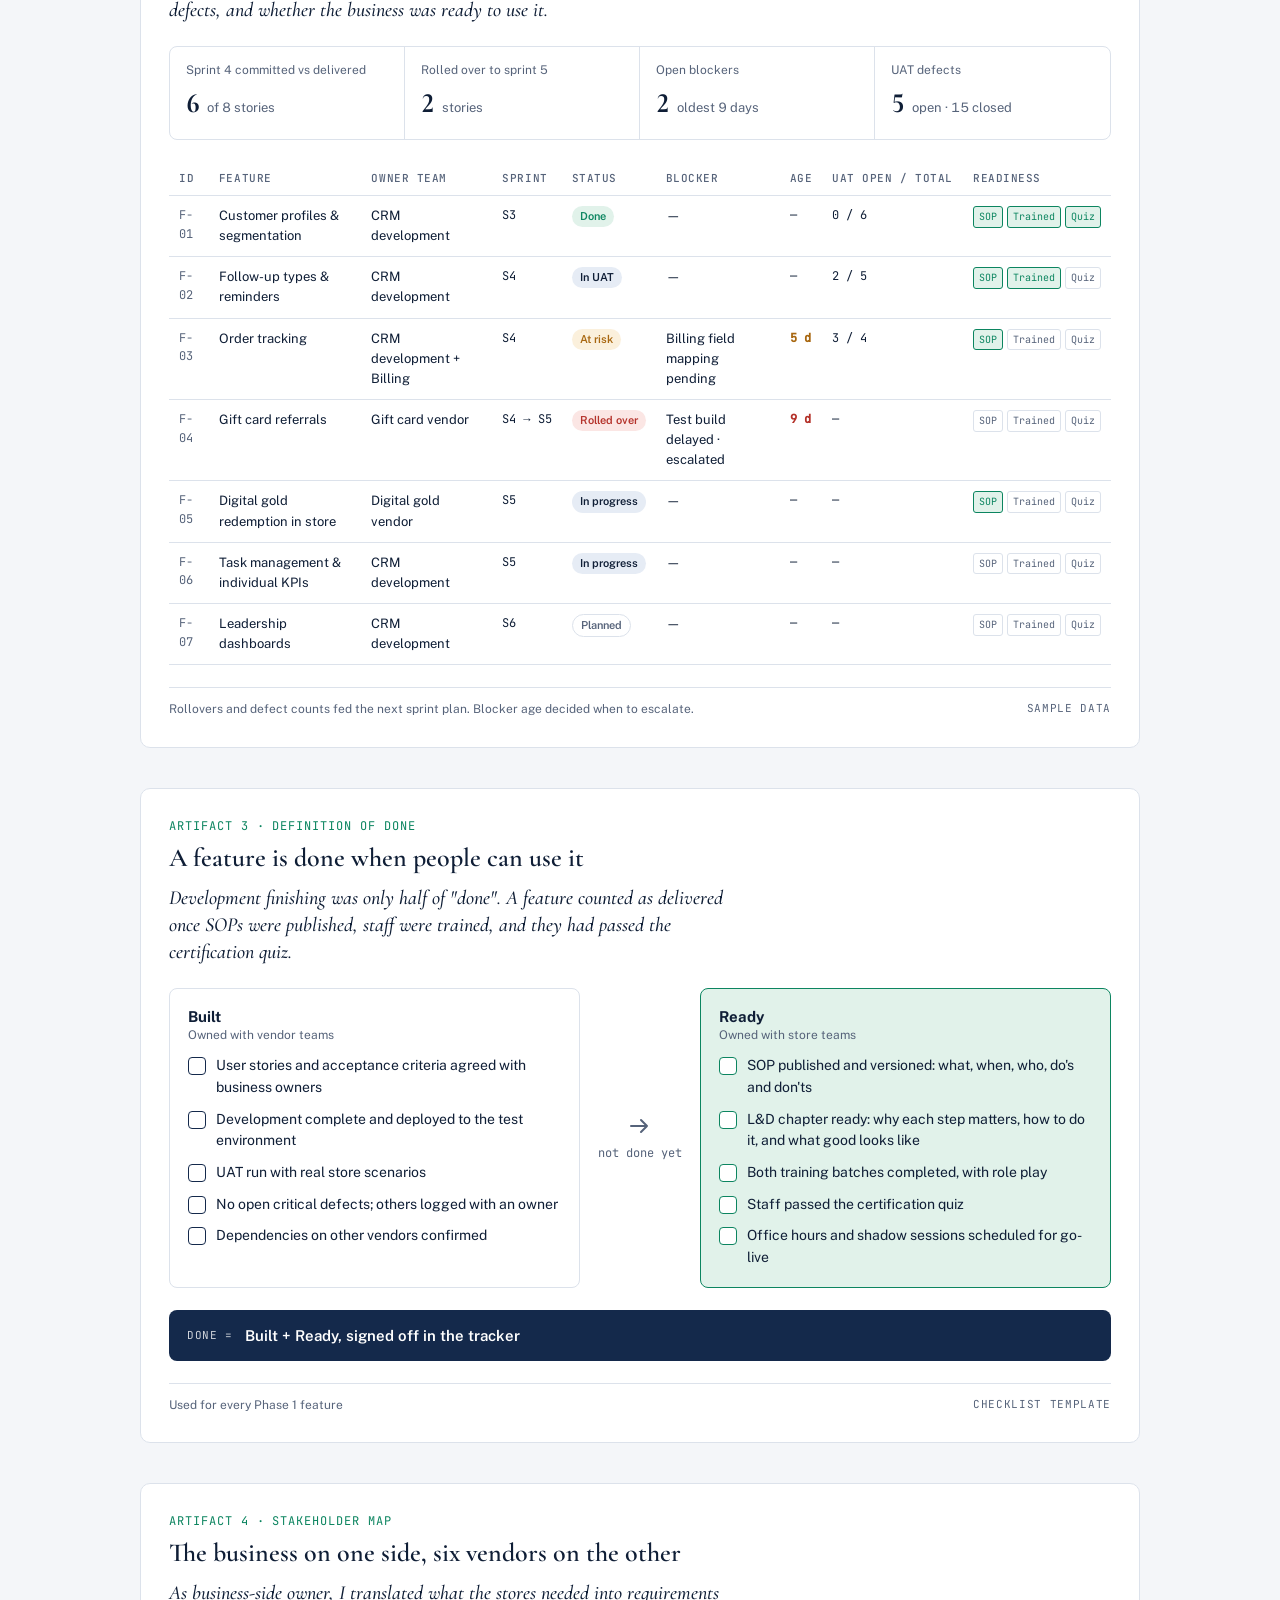
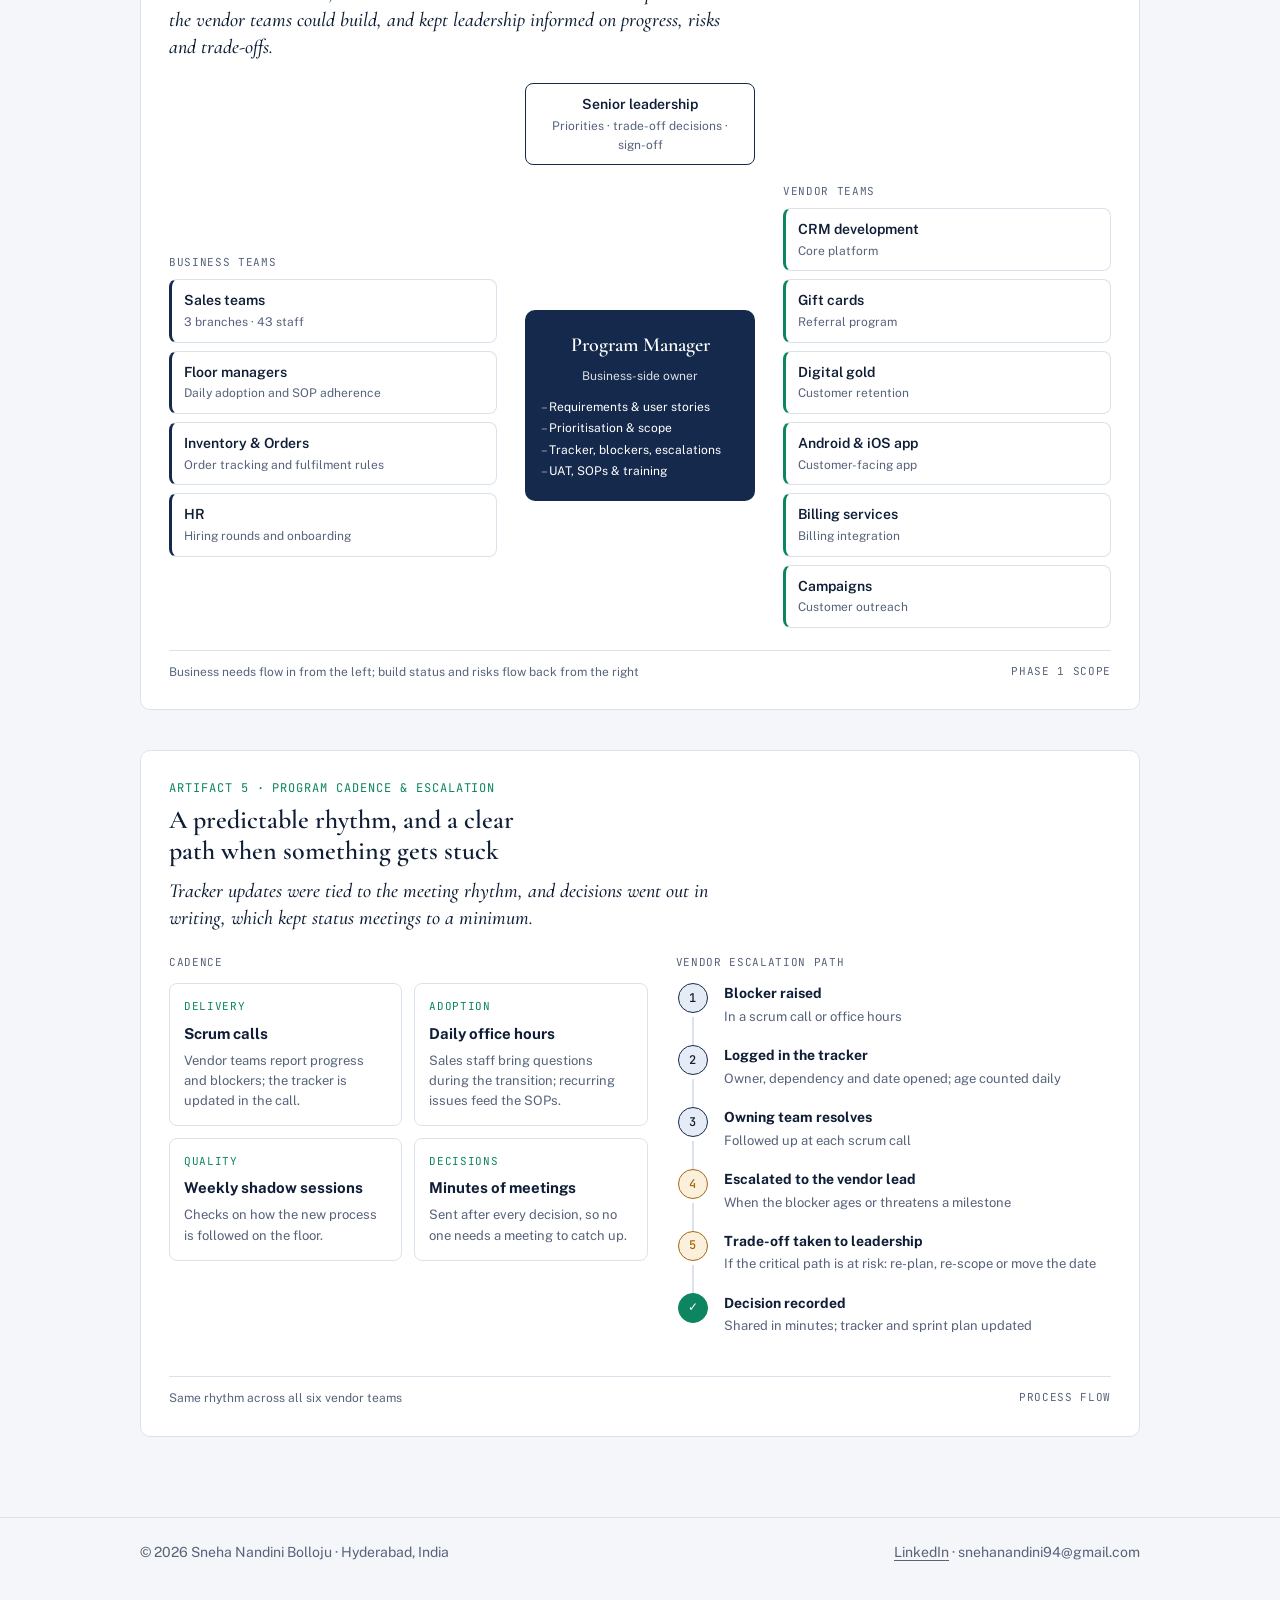
<file: artifacts.html>
<!doctype html>
<html lang="en">
<head>
<meta charset="utf-8">
<meta name="viewport" content="width=device-width, initial-scale=1, viewport-fit=cover">
<title>Program Artifacts | Sneha Nandini Bolloju</title>
<meta name="description" content="Five program artifacts from a CRM transformation, rebuilt with sample data.">
<meta property="og:title" content="Program Artifacts | Sneha Nandini Bolloju">
<meta property="og:description" content="Five program artifacts from a CRM transformation, rebuilt with sample data.">
<meta property="og:type" content="website">
<meta property="og:site_name" content="Sneha Nandini Bolloju">
<meta property="og:url" content="https://snehanandini.vercel.app/artifacts.html">
<meta property="og:image" content="https://snehanandini.vercel.app/banner-artifacts.jpg">
<meta name="twitter:card" content="summary_large_image">
<meta name="theme-color" content="#14294B">
<link rel="icon" href="favicon.svg" type="image/svg+xml">
<link rel="stylesheet" href="fonts.css">
<link rel="stylesheet" href="site.css">
<style>
/* Layout: one calm column of five exhibits, each a self-contained "sheet" that can be exported as an image */
:root {
  --bg: #F4F6F9;
  --surface: #FFFFFF;
  --ink: #0F1E36;
  --muted: #56637A;
  --line: #DCE2EB;
  --navy: #14294B;
  --navy-soft: #E6ECF5;
  --emerald: #0C8560;
  --emerald-soft: #E1F2EA;
  --warn: #A86710;
  --warn-soft: #FBF0DC;
  --crit: #B4322A;
  --crit-soft: #FBE6E4;
  --on-navy: #FFFFFF;
  --display: "Cormorant Garamond", Georgia, "Times New Roman", serif;
  --body: "Public Sans", system-ui, -apple-system, "Segoe UI", sans-serif;
  --mono: "JetBrains Mono", ui-monospace, "SFMono-Regular", Menlo, monospace;
}
@media (prefers-color-scheme: dark) {
  :root:not([data-theme="light"]) {
    --bg: #0A1322; --surface: #101C31; --ink: #E5EBF4; --muted: #95A3BA; --line: #233353;
    --navy: #2D4C80; --navy-soft: #172947; --emerald: #3CC293; --emerald-soft: #0F3428;
    --warn: #E5A646; --warn-soft: #3A2B12; --crit: #F07A70; --crit-soft: #3D1A18; --on-navy: #FFFFFF;
    color-scheme: dark;
  }
}
:root[data-theme="dark"] {
  --bg: #0A1322; --surface: #101C31; --ink: #E5EBF4; --muted: #95A3BA; --line: #233353;
  --navy: #2D4C80; --navy-soft: #172947; --emerald: #3CC293; --emerald-soft: #0F3428;
  --warn: #E5A646; --warn-soft: #3A2B12; --crit: #F07A70; --crit-soft: #3D1A18; --on-navy: #FFFFFF;
  color-scheme: dark;
}
* { box-sizing: border-box; }
body { background: var(--bg); color: var(--ink); font-family: var(--body); font-size: 15px; line-height: 1.55; }
.wrap { max-width: 1040px; margin: 0 auto; padding-inline: 20px; padding-block: 48px 80px; display: grid; gap: 40px; }
header.intro { display: grid; gap: 10px; max-width: 68ch; }
.eyebrow { font-family: var(--mono); font-size: 12px; letter-spacing: .08em; text-transform: uppercase; color: var(--emerald); }
h1 { font-family: var(--display); font-weight: 600; font-size: clamp(30px, 5vw, 44px); line-height: 1.1; margin: 0; text-wrap: balance; color: var(--ink); }
h2 { font-family: var(--display); font-weight: 600; font-size: 26px; line-height: 1.2; margin: 0; text-wrap: balance; }
p { margin: 0; }
.lede { color: var(--muted); font-size: 16px; }
.cap { font-family: "Cormorant Garamond", Georgia, serif; font-style: italic; font-weight: 500; font-size: 20px; line-height: 1.35; color: var(--ink); margin-top: 6px; max-width: 62ch; }
@media (prefers-color-scheme: dark) { :root:not([data-theme="light"]) .cap { color: #FFFFFF; } }
:root[data-theme="dark"] .cap { color: #FFFFFF; }

.sheet { background: var(--surface); border: 1px solid var(--line); border-radius: 10px; padding: 28px; display: grid; gap: 22px; min-width: 0; }
.sheet-head { display: grid; gap: 6px; max-width: 70ch; }
.sheet-head .eyebrow { color: var(--emerald); }
.sheet-foot { display: flex; flex-wrap: wrap; justify-content: space-between; gap: 8px; font-size: 12px; color: var(--muted); border-top: 1px solid var(--line); padding-top: 12px; }
.tag { font-family: var(--mono); font-size: 11px; letter-spacing: .06em; text-transform: uppercase; }
.scroll { overflow-x: auto; min-width: 0; }

/* 1. Timeline */
.gantt { min-width: 760px; display: grid; grid-template-columns: 210px repeat(20, 1fr); row-gap: 8px; font-size: 13px; }
.gantt .m { grid-row: 1; font-family: var(--mono); font-size: 11px; letter-spacing: .06em; text-transform: uppercase; color: var(--muted); border-left: 1px solid var(--line); padding-left: 6px; padding-bottom: 4px; }
.gantt .lbl { grid-column: 1; align-self: center; padding-right: 12px; font-weight: 500; }
.gantt .lbl small { display: block; font-weight: 400; color: var(--muted); font-size: 12px; }
.bar { height: 26px; border-radius: 4px; align-self: center; display: flex; align-items: center; padding-inline: 8px; font-family: var(--mono); font-size: 11px; white-space: nowrap; overflow: hidden; }
.bar.navy { background: var(--navy); color: var(--on-navy); }
.bar.soft { background: var(--navy-soft); color: var(--ink); border: 1px dashed var(--navy); }
.bar.em { background: var(--emerald); color: var(--on-navy); }
.bar.emsoft { background: var(--emerald-soft); color: var(--ink); border: 1px solid var(--emerald); }
.gl { grid-row: 2 / span 7; border-left: 1px solid var(--line); }
.golive { grid-row: 2 / span 7; border-left: 2px solid var(--emerald); position: relative; z-index: 1; }
.golive span { position: absolute; top: -2px; left: 6px; font-family: var(--mono); font-size: 11px; color: var(--emerald); white-space: nowrap; font-weight: 500; background: var(--surface); padding-inline: 4px; }
.adopt { display: grid; grid-template-columns: repeat(auto-fit, minmax(150px, 1fr)); gap: 12px; }
.adopt > div { border-top: 3px solid var(--line); padding-top: 8px; display: grid; gap: 2px; }
.adopt > div.full { border-top-color: var(--emerald); }
.adopt b { font-family: var(--display); font-size: 30px; font-weight: 700; font-variant-numeric: lining-nums tabular-nums; }
.adopt span { font-size: 12px; color: var(--muted); }
.meter { height: 6px; background: var(--navy-soft); border-radius: 3px; overflow: hidden; }
.meter i { display: block; height: 100%; background: var(--emerald); }

/* 2. Tracker */
.kpis { display: grid; grid-template-columns: repeat(auto-fit, minmax(170px, 1fr)); gap: 0; border: 1px solid var(--line); border-radius: 8px; }
.kpi { padding: 14px 16px; display: grid; gap: 2px; border-right: 1px solid var(--line); }
.kpi:last-child { border-right: 0; }
.kpi .k { font-size: 12px; color: var(--muted); }
.kpi .v { font-family: var(--display); font-size: 28px; font-weight: 700; font-variant-numeric: lining-nums tabular-nums; }
.kpi .v small { font-family: var(--body); font-size: 13px; color: var(--muted); font-weight: 400; }
table { border-collapse: collapse; width: 100%; min-width: 900px; font-size: 13px; }
th { text-align: left; font-family: var(--mono); font-size: 11px; letter-spacing: .05em; text-transform: uppercase; color: var(--muted); font-weight: 500; padding: 8px 10px; border-bottom: 1px solid var(--line); white-space: nowrap; }
td { padding: 10px; border-bottom: 1px solid var(--line); vertical-align: top; }
td.num { font-variant-numeric: tabular-nums; font-family: var(--mono); font-size: 12px; white-space: nowrap; }
td.id { font-family: var(--mono); font-size: 12px; color: var(--muted); }
.pill { display: inline-block; font-size: 11px; font-weight: 600; padding: 2px 8px; border-radius: 999px; white-space: nowrap; }
.p-done { background: var(--emerald-soft); color: var(--emerald); }
.p-uat { background: var(--navy-soft); color: var(--ink); }
.p-risk { background: var(--warn-soft); color: var(--warn); }
.p-roll { background: var(--crit-soft); color: var(--crit); }
.p-plan { background: transparent; color: var(--muted); border: 1px solid var(--line); }
.ready { display: flex; gap: 4px; flex-wrap: nowrap; }
.ready span { font-family: var(--mono); font-size: 10px; padding: 2px 5px; border-radius: 3px; border: 1px solid var(--line); color: var(--muted); }
.ready span.y { border-color: var(--emerald); color: var(--emerald); background: var(--emerald-soft); }
.age-hi { color: var(--crit); font-weight: 600; }
.age-mid { color: var(--warn); font-weight: 600; }

/* 3. DoD */
.dod { display: grid; grid-template-columns: 1fr auto 1fr; gap: 18px; align-items: stretch; }
.dod-col { border: 1px solid var(--line); border-radius: 8px; padding: 18px; display: grid; gap: 12px; align-content: start; }
.dod-col.ops { border-color: var(--emerald); background: var(--emerald-soft); }
.dod-col h3 { margin: 0; font-size: 15px; font-weight: 700; }
.dod-col h3 small { display: block; font-weight: 400; font-size: 12px; color: var(--muted); }
.dod ul { list-style: none; padding: 0; margin: 0; display: grid; gap: 10px; }
.dod li { display: grid; grid-template-columns: 18px 1fr; gap: 10px; font-size: 14px; }
.box { width: 18px; height: 18px; border: 1.5px solid var(--navy); border-radius: 4px; margin-top: 2px; display: grid; place-items: center; }
.ops .box { border-color: var(--emerald); background: var(--surface); }
.box svg { width: 12px; height: 12px; }
.dod-arrow { align-self: center; font-family: var(--mono); font-size: 12px; color: var(--muted); display: grid; justify-items: center; gap: 4px; text-align: center; }
.dod-arrow svg { width: 28px; height: 28px; }
.done-line { display: flex; align-items: center; gap: 12px; flex-wrap: wrap; padding: 14px 18px; border-radius: 8px; background: var(--navy); color: var(--on-navy); font-weight: 600; }
.done-line .tag { opacity: .8; font-weight: 400; }

/* 4. Stakeholder map */
.smap { display: grid; grid-template-columns: 1fr 230px 1fr; grid-template-areas: ". lead ." "biz core ven"; gap: 18px 28px; align-items: center; }
.node { border: 1px solid var(--line); border-radius: 8px; padding: 10px 12px; background: var(--surface); font-size: 13px; display: grid; gap: 1px; }
.node b { font-weight: 600; font-size: 14px; }
.node span { color: var(--muted); font-size: 12px; }
.group { display: grid; gap: 8px; }
.group > .tag { color: var(--muted); }
.biz { grid-area: biz; }
.ven { grid-area: ven; }
.ven .node { border-left: 3px solid var(--emerald); }
.biz .node { border-left: 3px solid var(--navy); }
.lead { grid-area: lead; }
.lead .node { text-align: center; border-color: var(--navy); }
.core { grid-area: core; background: var(--navy); color: var(--on-navy); border-radius: 10px; padding: 20px 16px; text-align: center; display: grid; gap: 6px; position: relative; }
.core b { font-family: var(--display); font-size: 20px; font-weight: 600; }
.core span { font-size: 12px; opacity: .85; }
.core ul { list-style: none; margin: 6px 0 0; padding: 0; display: grid; gap: 3px; font-size: 12px; text-align: left; }
.core li::before { content: "– "; opacity: .6; }
.flowtag { font-family: var(--mono); font-size: 10px; letter-spacing: .05em; text-transform: uppercase; color: var(--muted); text-align: center; }

/* 5. Cadence + escalation */
.cadence { display: grid; grid-template-columns: repeat(auto-fit, minmax(190px, 1fr)); gap: 12px; }
.cad { border: 1px solid var(--line); border-radius: 8px; padding: 14px; display: grid; gap: 6px; align-content: start; }
.cad .tag { color: var(--emerald); }
.cad b { font-size: 15px; }
.cad p { font-size: 13px; color: var(--muted); }
.esc { display: grid; gap: 0; }
.step { display: grid; grid-template-columns: 34px 1fr; gap: 14px; }
.rail { display: grid; justify-items: center; grid-template-rows: 34px 1fr; }
.dot { width: 30px; height: 30px; border-radius: 50%; display: grid; place-items: center; font-family: var(--mono); font-size: 12px; font-weight: 500; background: var(--navy-soft); color: var(--ink); border: 1px solid var(--navy); }
.step.hot .dot { background: var(--warn-soft); border-color: var(--warn); color: var(--warn); }
.step.end .dot { background: var(--emerald); border-color: var(--emerald); color: var(--on-navy); }
.rail i { width: 2px; background: var(--line); }
.step:last-child .rail i { display: none; }
.step .txt { padding-bottom: 18px; display: grid; gap: 2px; }
.step .txt b { font-size: 14px; }
.step .txt span { font-size: 13px; color: var(--muted); }
.split { display: grid; grid-template-columns: 1.1fr 1fr; gap: 28px; }
.sub { font-family: var(--mono); font-size: 11px; letter-spacing: .06em; text-transform: uppercase; color: var(--muted); margin-bottom: 12px; display: block; }

@media (max-width: 760px) {
  .sheet { padding: 20px 16px; }
  .dod { grid-template-columns: 1fr; }
  .dod-arrow svg { transform: rotate(90deg); }
  .smap { grid-template-columns: 1fr; grid-template-areas: "lead" "core" "biz" "ven"; }
  .split { grid-template-columns: 1fr; }
  .kpi { border-right: 0; border-bottom: 1px solid var(--line); }
  .kpi:last-child { border-bottom: 0; }
}
@media (prefers-reduced-motion: no-preference) {
  .meter i { transition: width .6s ease; }
}
</style>
</head>
<body>
<script>document.documentElement.classList.add("js")</script>
<nav class="site-nav" aria-label="Main"><div class="container"><a class="brand" href="index.html">Sneha <span>Nandini</span> Bolloju</a><div class="nav-links"><a href="index.html">Home</a><a href="index.html#work">Case studies</a><a href="artifacts.html" aria-current="page">Artifacts</a><a href="about.html">About</a><a href="Sneha_Nandini_Bolloju_Resume.pdf" target="_blank" rel="noopener">Resume</a></div></div></nav>
<main style="padding:0">
<div class="wrap">
  
  
  <!--banner--><figure class="banner cs-banner" aria-hidden="true"><img src="banner-artifacts.jpg" alt="" width="1568" height="672"><svg viewBox="0 0 1568 672" preserveAspectRatio="xMidYMid slice"><defs><marker id="ah" viewBox="0 0 10 10" refX="8" refY="5" markerWidth="7" markerHeight="7" orient="auto-start-reverse"><path d="M0 0L10 5L0 10z" fill="#263142" fill-opacity=".62"/></marker></defs><rect class="pill" x="880" y="316" width="132" height="56" rx="28"/><text class="ptxt" x="946.0" y="350" text-anchor="middle">PLAN</text><line class="ln" x1="1016" y1="344" x2="1046" y2="344" marker-end="url(#ah)"/><rect class="pill" x="1050" y="316" width="132" height="56" rx="28"/><text class="ptxt" x="1116.0" y="350" text-anchor="middle">TRACK</text><line class="ln" x1="1186" y1="344" x2="1216" y2="344" marker-end="url(#ah)"/><rect class="pill" x="1220" y="316" width="140" height="56" rx="28"/><text class="ptxt" x="1290.0" y="350" text-anchor="middle">GOVERN</text><line class="ln" x1="1364" y1="344" x2="1394" y2="344" marker-end="url(#ah)"/><rect class="pill on" x="1398" y="316" width="116" height="56" rx="28"/><text class="ptxt" x="1456.0" y="350" text-anchor="middle">READY</text><text class="lbl" x="946" y="404" text-anchor="middle">TIMELINE</text><text class="lbl" x="1116" y="404" text-anchor="middle">TRACKER</text><text class="lbl" x="1290" y="404" text-anchor="middle">CADENCE</text><text class="lbl" x="1456" y="404" text-anchor="middle">DONE</text></svg></figure><!--/banner-->
  <header class="intro">
    <span class="eyebrow">Portfolio · Program artifacts</span>
    <h1>How I run a program</h1>
    <p class="lede">Five working artifacts from the CRM transformation I led for a luxury jewellery retailer, rebuilt with sample data. They show how the program was planned, tracked, governed and handed over to the people who use it.</p>
    <p class="cap">All figures in the tracker are illustrative. No confidential data is published.</p>
  </header>

  <!-- 1. TIMELINE -->
  <section class="sheet" id="timeline">
    <div class="sheet-head">
      <span class="eyebrow">Artifact 1 · Program timeline</span>
      <h2>From personal diaries to a live CRM in four months</h2>
      <p class="cap">Requirements and development ran in parallel. Teams started using each feature as it went live, so go-live was a step, not a switch.</p>
    </div>
    <div class="scroll">
      <div class="gantt" role="img" aria-label="Gantt chart of CRM program phases from November 2025 to March 2026">
        <div class="m" style="grid-column:2 / span 4">Nov 2025</div>
        <div class="m" style="grid-column:6 / span 4">Dec</div>
        <div class="m" style="grid-column:10 / span 4">Jan 2026</div>
        <div class="m" style="grid-column:14 / span 4">Feb</div>
        <div class="m" style="grid-column:18 / span 4">Mar</div>

        <div class="gl" style="grid-column:2"></div><div class="gl" style="grid-column:6"></div><div class="gl" style="grid-column:10"></div><div class="gl" style="grid-column:14"></div><div class="gl" style="grid-column:18"></div>
        <div class="golive" style="grid-column:16"><span>Phase 1 go-live</span></div>

        <div class="lbl" style="grid-row:3">Requirements &amp; user stories<small>Sales, Inventory, Orders, Leadership</small></div>
        <div class="bar navy" style="grid-row:3; grid-column:2 / span 5">~30 days</div>

        <div class="lbl" style="grid-row:4">Development<small>6 vendor teams</small></div>
        <div class="bar navy" style="grid-row:4; grid-column:4 / span 9">~60 days, in parallel</div>

        <div class="lbl" style="grid-row:5">SOPs &amp; training<small>2 batches, store stays open</small></div>
        <div class="bar soft" style="grid-row:5; grid-column:10 / span 6">SOP · L&amp;D · role play · quiz</div>

        <div class="lbl" style="grid-row:6">Semi-digital rollout<small>Live features + structured Excel</small></div>
        <div class="bar soft" style="grid-row:6; grid-column:11 / span 5">use features as they ship</div>

        <div class="lbl" style="grid-row:7">User acceptance testing</div>
        <div class="bar navy" style="grid-row:7; grid-column:14 / span 2">~2 wks</div>

        <div class="lbl" style="grid-row:8">Adoption &amp; office hours</div>
        <div class="bar em" style="grid-row:8; grid-column:16 / span 4">4 weeks to full team</div>
      </div>
    </div>
    <div class="adopt" aria-label="Adoption after go-live">
      <div><span>Week 1</span><b>15%</b><div class="meter"><i style="width:15%"></i></div></div>
      <div><span>Week 2</span><b>40%</b><div class="meter"><i style="width:40%"></i></div></div>
      <div class="full"><span>Week 4</span><b>100%</b><div class="meter"><i style="width:100%"></i></div></div>
    </div>
    <div class="sheet-foot"><span>CRM transformation · luxury jewellery retail · 3 branches, 43 sales staff</span><span class="tag">Phase dates approximate</span></div>
  </section>

  <!-- 2. TRACKER -->
  <section class="sheet" id="tracker">
    <div class="sheet-head">
      <span class="eyebrow">Artifact 2 · Program tracker</span>
      <h2>One tracker for delivery, blockers and readiness</h2>
      <p class="cap">The MIS sheet was the program's single source of truth. Each feature carried its sprint status, its blockers and how long they had been open, its UAT defects, and whether the business was ready to use it.</p>
    </div>
    <div class="kpis">
      <div class="kpi"><span class="k">Sprint 4 committed vs delivered</span><span class="v">6 <small>of 8 stories</small></span></div>
      <div class="kpi"><span class="k">Rolled over to sprint 5</span><span class="v">2 <small>stories</small></span></div>
      <div class="kpi"><span class="k">Open blockers</span><span class="v">2 <small>oldest 9 days</small></span></div>
      <div class="kpi"><span class="k">UAT defects</span><span class="v">5 <small>open · 15 closed</small></span></div>
    </div>
    <div class="scroll">
      <table>
        <thead><tr><th>ID</th><th>Feature</th><th>Owner team</th><th>Sprint</th><th>Status</th><th>Blocker</th><th>Age</th><th>UAT open / total</th><th>Readiness</th></tr></thead>
        <tbody>
          <tr><td class="id">F-01</td><td>Customer profiles &amp; segmentation</td><td>CRM development</td><td class="num">S3</td><td><span class="pill p-done">Done</span></td><td>—</td><td class="num">—</td><td class="num">0 / 6</td><td><div class="ready"><span class="y">SOP</span><span class="y">Trained</span><span class="y">Quiz</span></div></td></tr>
          <tr><td class="id">F-02</td><td>Follow-up types &amp; reminders</td><td>CRM development</td><td class="num">S4</td><td><span class="pill p-uat">In UAT</span></td><td>—</td><td class="num">—</td><td class="num">2 / 5</td><td><div class="ready"><span class="y">SOP</span><span class="y">Trained</span><span>Quiz</span></div></td></tr>
          <tr><td class="id">F-03</td><td>Order tracking</td><td>CRM development + Billing</td><td class="num">S4</td><td><span class="pill p-risk">At risk</span></td><td>Billing field mapping pending</td><td class="num age-mid">5 d</td><td class="num">3 / 4</td><td><div class="ready"><span class="y">SOP</span><span>Trained</span><span>Quiz</span></div></td></tr>
          <tr><td class="id">F-04</td><td>Gift card referrals</td><td>Gift card vendor</td><td class="num">S4 → S5</td><td><span class="pill p-roll">Rolled over</span></td><td>Test build delayed · escalated</td><td class="num age-hi">9 d</td><td class="num">—</td><td><div class="ready"><span>SOP</span><span>Trained</span><span>Quiz</span></div></td></tr>
          <tr><td class="id">F-05</td><td>Digital gold redemption in store</td><td>Digital gold vendor</td><td class="num">S5</td><td><span class="pill p-uat">In progress</span></td><td>—</td><td class="num">—</td><td class="num">—</td><td><div class="ready"><span class="y">SOP</span><span>Trained</span><span>Quiz</span></div></td></tr>
          <tr><td class="id">F-06</td><td>Task management &amp; individual KPIs</td><td>CRM development</td><td class="num">S5</td><td><span class="pill p-uat">In progress</span></td><td>—</td><td class="num">—</td><td class="num">—</td><td><div class="ready"><span>SOP</span><span>Trained</span><span>Quiz</span></div></td></tr>
          <tr><td class="id">F-07</td><td>Leadership dashboards</td><td>CRM development</td><td class="num">S6</td><td><span class="pill p-plan">Planned</span></td><td>—</td><td class="num">—</td><td class="num">—</td><td><div class="ready"><span>SOP</span><span>Trained</span><span>Quiz</span></div></td></tr>
        </tbody>
      </table>
    </div>
    <div class="sheet-foot"><span>Rollovers and defect counts fed the next sprint plan. Blocker age decided when to escalate.</span><span class="tag">Sample data</span></div>
  </section>

  <!-- 3. DEFINITION OF DONE -->
  <section class="sheet" id="dod">
    <div class="sheet-head">
      <span class="eyebrow">Artifact 3 · Definition of Done</span>
      <h2>A feature is done when people can use it</h2>
      <p class="cap">Development finishing was only half of "done". A feature counted as delivered once SOPs were published, staff were trained, and they had passed the certification quiz.</p>
    </div>
    <div class="dod">
      <div class="dod-col">
        <h3>Built<small>Owned with vendor teams</small></h3>
        <ul>
          <li><span class="box"></span><span>User stories and acceptance criteria agreed with business owners</span></li>
          <li><span class="box"></span><span>Development complete and deployed to the test environment</span></li>
          <li><span class="box"></span><span>UAT run with real store scenarios</span></li>
          <li><span class="box"></span><span>No open critical defects; others logged with an owner</span></li>
          <li><span class="box"></span><span>Dependencies on other vendors confirmed</span></li>
        </ul>
      </div>
      <div class="dod-arrow" aria-hidden="true">
        <svg viewBox="0 0 28 28" fill="none"><path d="M5 14h16M15 8l6 6-6 6" stroke="currentColor" stroke-width="2" stroke-linecap="round" stroke-linejoin="round"/></svg>
        not done yet
      </div>
      <div class="dod-col ops">
        <h3>Ready<small>Owned with store teams</small></h3>
        <ul>
          <li><span class="box"></span><span>SOP published and versioned: what, when, who, do's and don'ts</span></li>
          <li><span class="box"></span><span>L&amp;D chapter ready: why each step matters, how to do it, and what good looks like</span></li>
          <li><span class="box"></span><span>Both training batches completed, with role play</span></li>
          <li><span class="box"></span><span>Staff passed the certification quiz</span></li>
          <li><span class="box"></span><span>Office hours and shadow sessions scheduled for go-live</span></li>
        </ul>
      </div>
    </div>
    <div class="done-line"><span class="tag">Done =</span> Built + Ready, signed off in the tracker</div>
    <div class="sheet-foot"><span>Used for every Phase 1 feature</span><span class="tag">Checklist template</span></div>
  </section>

  <!-- 4. STAKEHOLDER MAP -->
  <section class="sheet" id="stakeholders">
    <div class="sheet-head">
      <span class="eyebrow">Artifact 4 · Stakeholder map</span>
      <h2>The business on one side, six vendors on the other</h2>
      <p class="cap">As business-side owner, I translated what the stores needed into requirements the vendor teams could build, and kept leadership informed on progress, risks and trade-offs.</p>
    </div>
    <div class="smap">
      <div class="lead"><div class="node"><b>Senior leadership</b><span>Priorities · trade-off decisions · sign-off</span></div></div>
      <div class="group biz">
        <span class="tag">Business teams</span>
        <div class="node"><b>Sales teams</b><span>3 branches · 43 staff</span></div>
        <div class="node"><b>Floor managers</b><span>Daily adoption and SOP adherence</span></div>
        <div class="node"><b>Inventory &amp; Orders</b><span>Order tracking and fulfilment rules</span></div>
        <div class="node"><b>HR</b><span>Hiring rounds and onboarding</span></div>
      </div>
      <div class="core">
        <b>Program Manager</b>
        <span>Business-side owner</span>
        <ul>
          <li>Requirements &amp; user stories</li>
          <li>Prioritisation &amp; scope</li>
          <li>Tracker, blockers, escalations</li>
          <li>UAT, SOPs &amp; training</li>
        </ul>
      </div>
      <div class="group ven">
        <span class="tag">Vendor teams</span>
        <div class="node"><b>CRM development</b><span>Core platform</span></div>
        <div class="node"><b>Gift cards</b><span>Referral program</span></div>
        <div class="node"><b>Digital gold</b><span>Customer retention</span></div>
        <div class="node"><b>Android &amp; iOS app</b><span>Customer-facing app</span></div>
        <div class="node"><b>Billing services</b><span>Billing integration</span></div>
        <div class="node"><b>Campaigns</b><span>Customer outreach</span></div>
      </div>
    </div>
    <div class="sheet-foot"><span>Business needs flow in from the left; build status and risks flow back from the right</span><span class="tag">Phase 1 scope</span></div>
  </section>

  <!-- 5. CADENCE + ESCALATION -->
  <section class="sheet" id="cadence">
    <div class="sheet-head">
      <span class="eyebrow">Artifact 5 · Program cadence &amp; escalation</span>
      <h2>A predictable rhythm, and a clear path when something gets stuck</h2>
      <p class="cap">Tracker updates were tied to the meeting rhythm, and decisions went out in writing, which kept status meetings to a minimum.</p>
    </div>
    <div class="split">
      <div>
        <span class="sub">Cadence</span>
        <div class="cadence">
          <div class="cad"><span class="tag">Delivery</span><b>Scrum calls</b><p>Vendor teams report progress and blockers; the tracker is updated in the call.</p></div>
          <div class="cad"><span class="tag">Adoption</span><b>Daily office hours</b><p>Sales staff bring questions during the transition; recurring issues feed the SOPs.</p></div>
          <div class="cad"><span class="tag">Quality</span><b>Weekly shadow sessions</b><p>Checks on how the new process is followed on the floor.</p></div>
          <div class="cad"><span class="tag">Decisions</span><b>Minutes of meetings</b><p>Sent after every decision, so no one needs a meeting to catch up.</p></div>
        </div>
      </div>
      <div>
        <span class="sub">Vendor escalation path</span>
        <div class="esc">
          <div class="step"><div class="rail"><span class="dot">1</span><i></i></div><div class="txt"><b>Blocker raised</b><span>In a scrum call or office hours</span></div></div>
          <div class="step"><div class="rail"><span class="dot">2</span><i></i></div><div class="txt"><b>Logged in the tracker</b><span>Owner, dependency and date opened; age counted daily</span></div></div>
          <div class="step"><div class="rail"><span class="dot">3</span><i></i></div><div class="txt"><b>Owning team resolves</b><span>Followed up at each scrum call</span></div></div>
          <div class="step hot"><div class="rail"><span class="dot">4</span><i></i></div><div class="txt"><b>Escalated to the vendor lead</b><span>When the blocker ages or threatens a milestone</span></div></div>
          <div class="step hot"><div class="rail"><span class="dot">5</span><i></i></div><div class="txt"><b>Trade-off taken to leadership</b><span>If the critical path is at risk: re-plan, re-scope or move the date</span></div></div>
          <div class="step end"><div class="rail"><span class="dot">✓</span><i></i></div><div class="txt"><b>Decision recorded</b><span>Shared in minutes; tracker and sprint plan updated</span></div></div>
        </div>
      </div>
    </div>
    <div class="sheet-foot"><span>Same rhythm across all six vendor teams</span><span class="tag">Process flow</span></div>
  </section>
</div>
</main>
<script>
(function(){var els=[].slice.call(document.querySelectorAll('.reveal'));if(!('IntersectionObserver' in window)){els.forEach(function(e){e.classList.add('in')});return;}
var io=new IntersectionObserver(function(es){es.forEach(function(e){if(e.isIntersecting){e.target.classList.add('in');io.unobserve(e.target);}})},{rootMargin:'0px 0px -8% 0px'});
els.forEach(function(e){if(e.getBoundingClientRect().top<innerHeight){e.classList.add('in')}else{io.observe(e)}});})();
</script>
<footer class="site-footer"><div class="container">
<span>© 2026 Sneha Nandini Bolloju · Hyderabad, India</span>
<span><a href="https://www.linkedin.com/in/sneha-nandini-bolloju" target="_blank" rel="noopener">LinkedIn</a> · snehanandini94@gmail.com</span>
</div></footer>
</body>
</html>
</file>
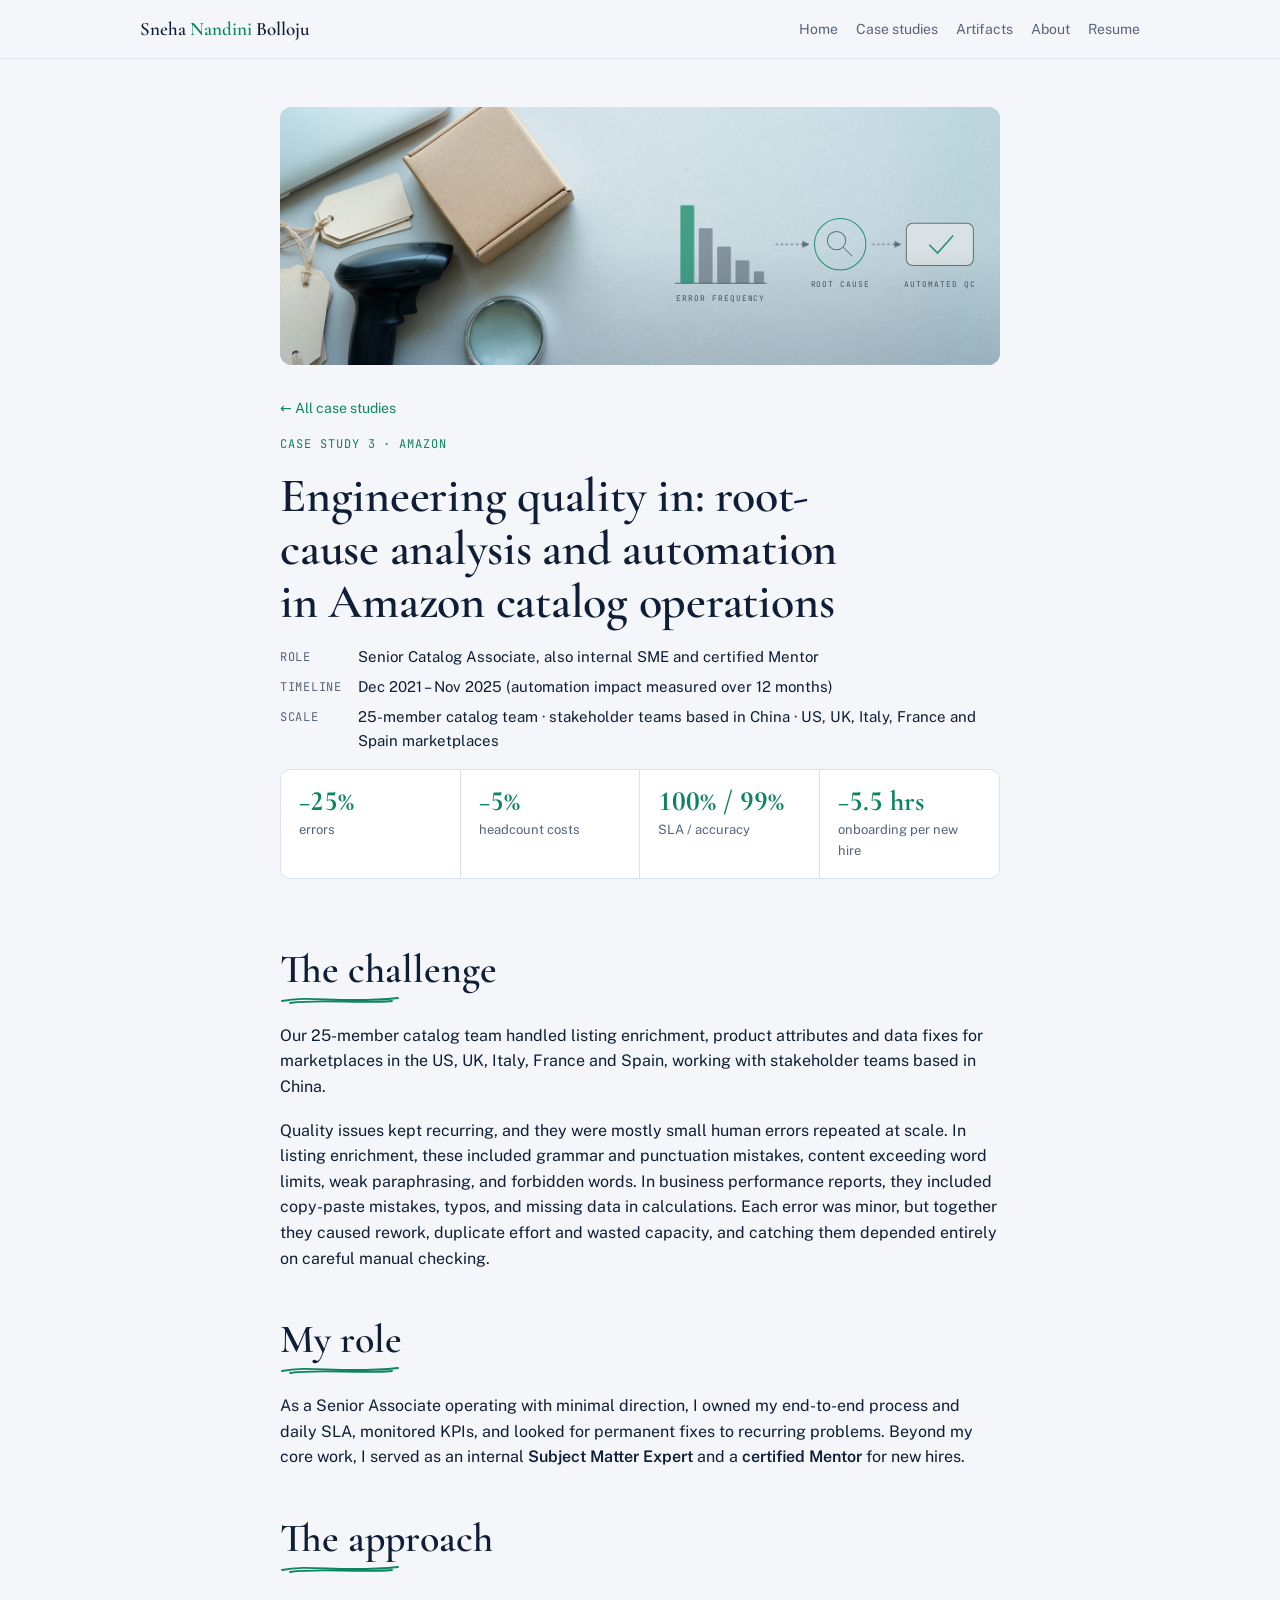
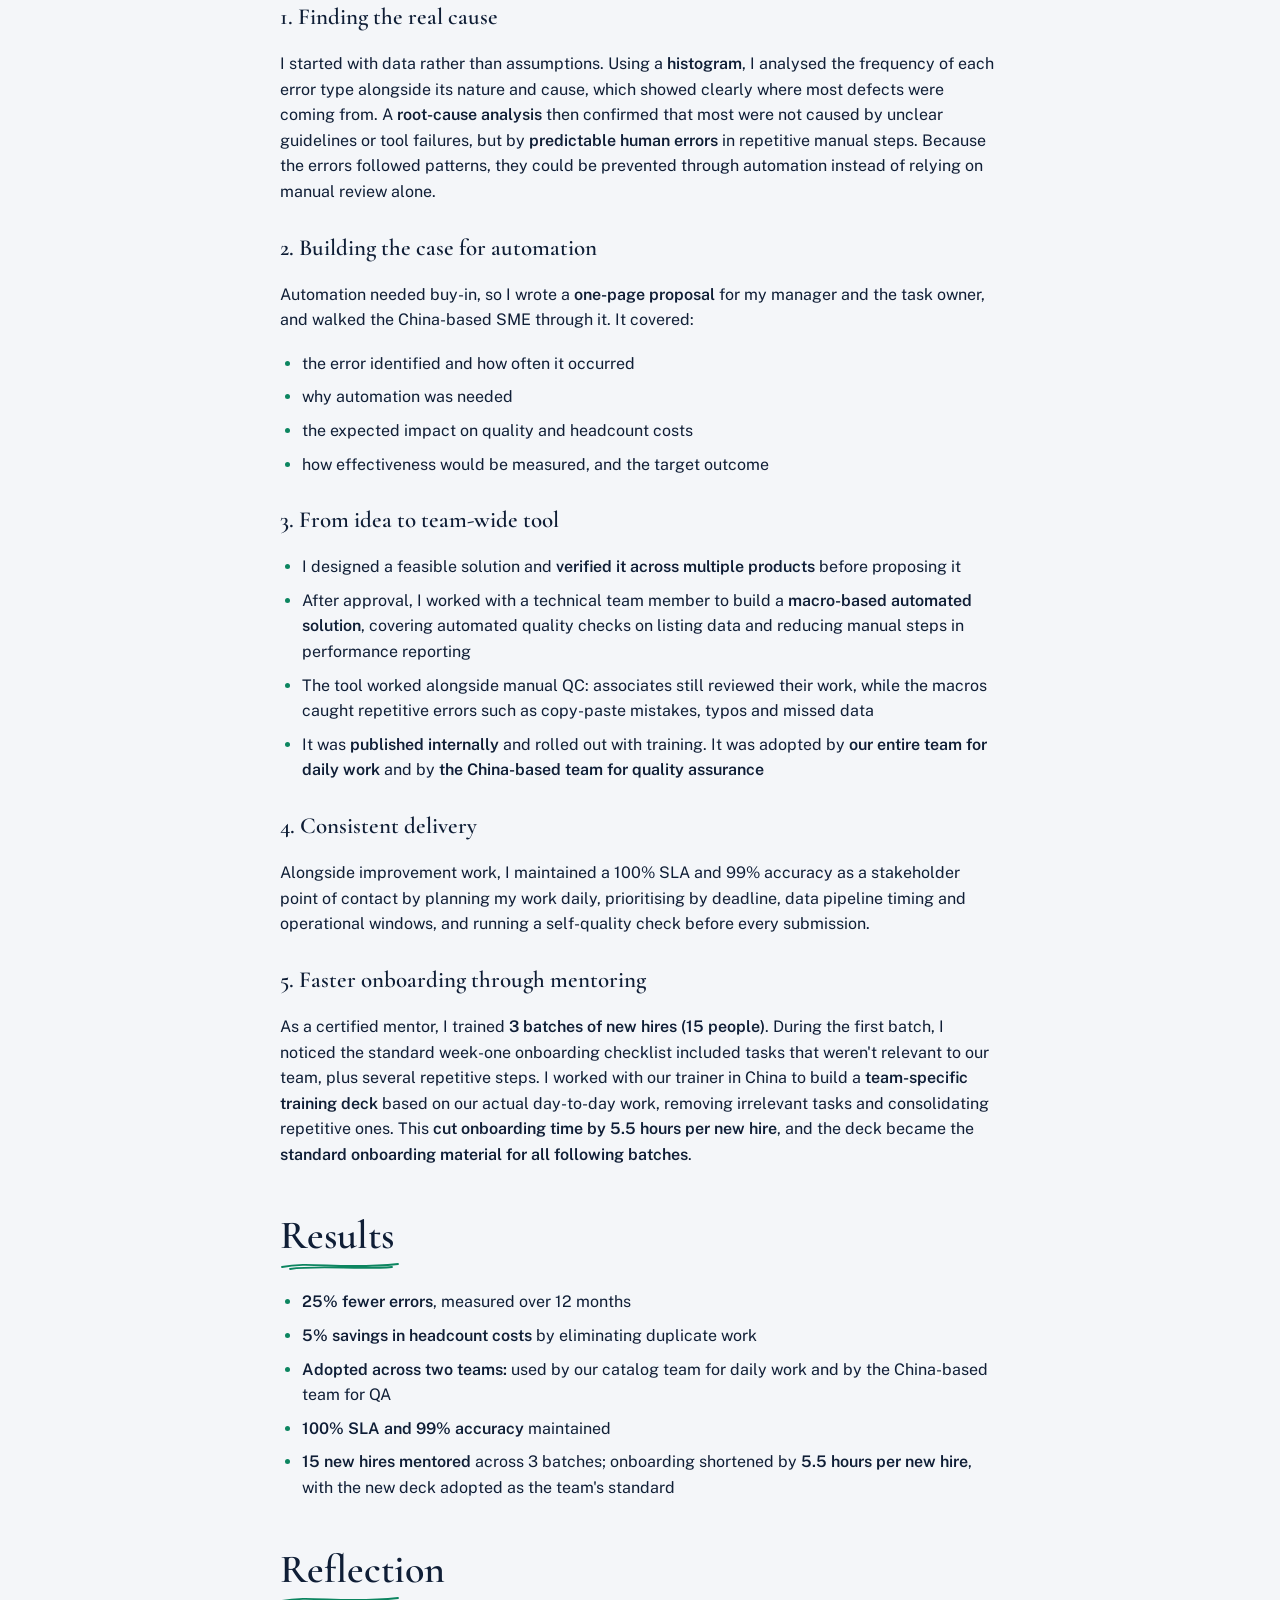
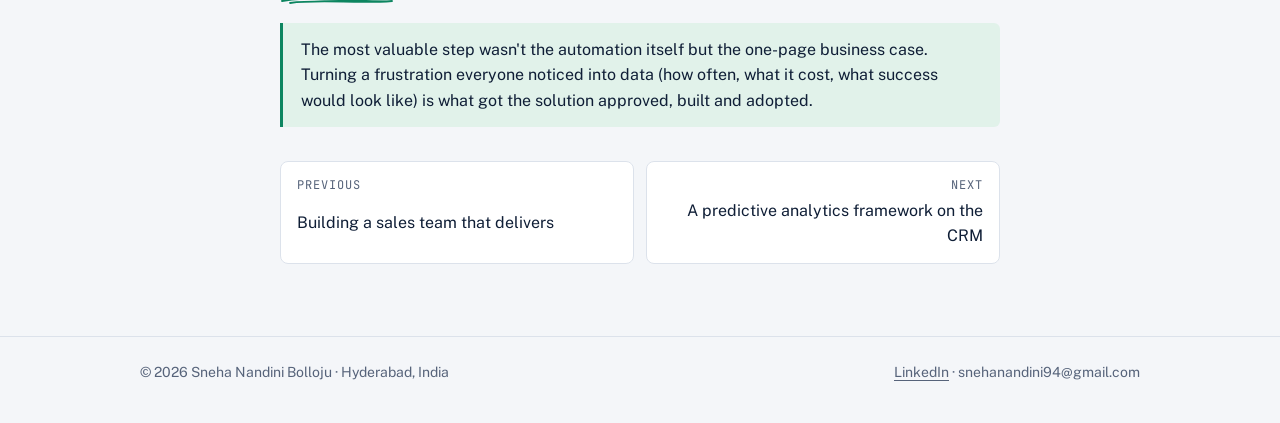
<file: catalog-quality.html>
<!doctype html>
<html lang="en">
<head>
<meta charset="utf-8">
<meta name="viewport" content="width=device-width, initial-scale=1, viewport-fit=cover">
<title>Catalog Quality at Amazon | Sneha Nandini Bolloju</title>
<meta name="description" content="Root-cause analysis and automation in Amazon catalog operations: 25% fewer errors.">
<meta property="og:title" content="Catalog Quality at Amazon | Sneha Nandini Bolloju">
<meta property="og:description" content="Root-cause analysis and automation in Amazon catalog operations: 25% fewer errors.">
<meta property="og:type" content="website">
<meta property="og:site_name" content="Sneha Nandini Bolloju">
<meta property="og:url" content="https://snehanandini.vercel.app/catalog-quality.html">
<meta property="og:image" content="https://snehanandini.vercel.app/banner-catalog.jpg">
<meta name="twitter:card" content="summary_large_image">
<meta name="theme-color" content="#14294B">
<link rel="icon" href="favicon.svg" type="image/svg+xml">
<link rel="stylesheet" href="fonts.css">
<link rel="stylesheet" href="site.css">
</head>
<body>
<script>document.documentElement.classList.add("js")</script>
<nav class="site-nav" aria-label="Main"><div class="container"><a class="brand" href="index.html">Sneha <span>Nandini</span> Bolloju</a><div class="nav-links"><a href="index.html">Home</a><a href="index.html#work">Case studies</a><a href="artifacts.html">Artifacts</a><a href="about.html">About</a><a href="Sneha_Nandini_Bolloju_Resume.pdf" target="_blank" rel="noopener">Resume</a></div></div></nav>
<main>
<article class="narrow stack">

  
  
  <!--banner--><figure class="banner cs-banner" aria-hidden="true"><img src="banner-catalog.jpg" alt="" width="1568" height="672"><svg viewBox="0 0 1568 672" preserveAspectRatio="xMidYMid slice"><defs><marker id="ah" viewBox="0 0 10 10" refX="8" refY="5" markerWidth="7" markerHeight="7" orient="auto-start-reverse"><path d="M0 0L10 5L0 10z" fill="#263142" fill-opacity=".62"/></marker></defs><line class="ln" x1="860" y1="440" x2="1060" y2="440"/><rect class="bar" x="872" y="270" width="30" height="170" rx="3" style="fill:#0C8560;fill-opacity:.7"/><rect class="bar" x="912" y="320" width="30" height="120" rx="3"/><rect class="bar" x="952" y="360" width="30" height="80" rx="3"/><rect class="bar" x="992" y="390" width="30" height="50" rx="3"/><rect class="bar" x="1032" y="414" width="22" height="26" rx="3"/><text class="lbl" x="960" y="478" text-anchor="middle">ERROR FREQUENCY</text><path class="ln dash" d="M1080 355 H1150" marker-end="url(#ah)"/><circle class="ln accent" cx="1220" cy="355" r="56"/><circle class="ln" cx="1212" cy="347" r="20"/><line class="ln" x1="1227" y1="362" x2="1246" y2="381"/><text class="lbl" x="1220" y="448" text-anchor="middle">ROOT CAUSE</text><path class="ln dash" d="M1290 355 H1350" marker-end="url(#ah)"/><rect class="pill" x="1364" y="309" width="146" height="92" rx="14"/><path class="ln accent" d="M1414 356 l18 18 l34 -38" style="stroke-width:3.5"/><text class="lbl" x="1437" y="448" text-anchor="middle">AUTOMATED QC</text></svg></figure><!--/banner-->
  <header class="cs-head">
    <a class="back" href="index.html#work">← All case studies</a>
    <span class="eyebrow">Case study 3 · Amazon</span>
    <h1>Engineering quality in: root-cause analysis and automation in Amazon catalog operations</h1>
    <dl class="meta">
      <dt>Role</dt><dd>Senior Catalog Associate, also internal SME and certified Mentor</dd>
      <dt>Timeline</dt><dd>Dec 2021 – Nov 2025 (automation impact measured over 12 months)</dd>
      <dt>Scale</dt><dd>25-member catalog team · stakeholder teams based in China · US, UK, Italy, France and Spain marketplaces</dd>
    </dl>
    <div class="results">
      <div class="result"><b>−25%</b><span>errors</span></div>
      <div class="result"><b>−5%</b><span>headcount costs</span></div>
      <div class="result"><b>100% / 99%</b><span>SLA / accuracy</span></div>
      <div class="result"><b>−5.5 hrs</b><span>onboarding per new hire</span></div>
    </div>
  </header>

  <div class="prose">
    <h2>The challenge</h2>
    <p>Our 25-member catalog team handled listing enrichment, product attributes and data fixes for marketplaces in the US, UK, Italy, France and Spain, working with stakeholder teams based in China.</p>
    <p>Quality issues kept recurring, and they were mostly small human errors repeated at scale. In listing enrichment, these included grammar and punctuation mistakes, content exceeding word limits, weak paraphrasing, and forbidden words. In business performance reports, they included copy-paste mistakes, typos, and missing data in calculations. Each error was minor, but together they caused rework, duplicate effort and wasted capacity, and catching them depended entirely on careful manual checking.</p>

    <h2>My role</h2>
    <p>As a Senior Associate operating with minimal direction, I owned my end-to-end process and daily SLA, monitored KPIs, and looked for permanent fixes to recurring problems. Beyond my core work, I served as an internal <strong>Subject Matter Expert</strong> and a <strong>certified Mentor</strong> for new hires.</p>

    <h2>The approach</h2>

    <h3>1. Finding the real cause</h3>
    <p>I started with data rather than assumptions. Using a <strong>histogram</strong>, I analysed the frequency of each error type alongside its nature and cause, which showed clearly where most defects were coming from. A <strong>root-cause analysis</strong> then confirmed that most were not caused by unclear guidelines or tool failures, but by <strong>predictable human errors</strong> in repetitive manual steps. Because the errors followed patterns, they could be prevented through automation instead of relying on manual review alone.</p>

    <h3>2. Building the case for automation</h3>
    <p>Automation needed buy-in, so I wrote a <strong>one-page proposal</strong> for my manager and the task owner, and walked the China-based SME through it. It covered:</p>
    <ul>
      <li>the error identified and how often it occurred</li>
      <li>why automation was needed</li>
      <li>the expected impact on quality and headcount costs</li>
      <li>how effectiveness would be measured, and the target outcome</li>
    </ul>

    <h3>3. From idea to team-wide tool</h3>
    <ul>
      <li>I designed a feasible solution and <strong>verified it across multiple products</strong> before proposing it</li>
      <li>After approval, I worked with a technical team member to build a <strong>macro-based automated solution</strong>, covering automated quality checks on listing data and reducing manual steps in performance reporting</li>
      <li>The tool worked alongside manual QC: associates still reviewed their work, while the macros caught repetitive errors such as copy-paste mistakes, typos and missed data</li>
      <li>It was <strong>published internally</strong> and rolled out with training. It was adopted by <strong>our entire team for daily work</strong> and by <strong>the China-based team for quality assurance</strong></li>
    </ul>

    <h3>4. Consistent delivery</h3>
    <p>Alongside improvement work, I maintained a 100% SLA and 99% accuracy as a stakeholder point of contact by planning my work daily, prioritising by deadline, data pipeline timing and operational windows, and running a self-quality check before every submission.</p>

    <h3>5. Faster onboarding through mentoring</h3>
    <p>As a certified mentor, I trained <strong>3 batches of new hires (15 people)</strong>. During the first batch, I noticed the standard week-one onboarding checklist included tasks that weren't relevant to our team, plus several repetitive steps. I worked with our trainer in China to build a <strong>team-specific training deck</strong> based on our actual day-to-day work, removing irrelevant tasks and consolidating repetitive ones. This <strong>cut onboarding time by 5.5 hours per new hire</strong>, and the deck became the <strong>standard onboarding material for all following batches</strong>.</p>

    <h2>Results</h2>
    <ul>
      <li><strong>25% fewer errors</strong>, measured over 12 months</li>
      <li><strong>5% savings in headcount costs</strong> by eliminating duplicate work</li>
      <li><strong>Adopted across two teams:</strong> used by our catalog team for daily work and by the China-based team for QA</li>
      <li><strong>100% SLA and 99% accuracy</strong> maintained</li>
      <li><strong>15 new hires mentored</strong> across 3 batches; onboarding shortened by <strong>5.5 hours per new hire</strong>, with the new deck adopted as the team's standard</li>
    </ul>

    <h2>Reflection</h2>
    <blockquote>The most valuable step wasn't the automation itself but the one-page business case. Turning a frustration everyone noticed into data (how often, what it cost, what success would look like) is what got the solution approved, built and adopted.</blockquote>

    <nav class="next" aria-label="More case studies">
      <a href="sales-team.html"><span class="eyebrow">Previous</span>Building a sales team that delivers</a>
      <a href="analytics-framework.html"><span class="eyebrow">Next</span>A predictive analytics framework on the CRM</a>
    </nav>
  </div>
</article>
</main>
<script>
(function(){var els=[].slice.call(document.querySelectorAll('.reveal'));if(!('IntersectionObserver' in window)){els.forEach(function(e){e.classList.add('in')});return;}
var io=new IntersectionObserver(function(es){es.forEach(function(e){if(e.isIntersecting){e.target.classList.add('in');io.unobserve(e.target);}})},{rootMargin:'0px 0px -8% 0px'});
els.forEach(function(e){if(e.getBoundingClientRect().top<innerHeight){e.classList.add('in')}else{io.observe(e)}});})();
</script>
<footer class="site-footer"><div class="container">
<span>© 2026 Sneha Nandini Bolloju · Hyderabad, India</span>
<span><a href="https://www.linkedin.com/in/sneha-nandini-bolloju" target="_blank" rel="noopener">LinkedIn</a> · snehanandini94@gmail.com</span>
</div></footer>
</body>
</html>
</file>
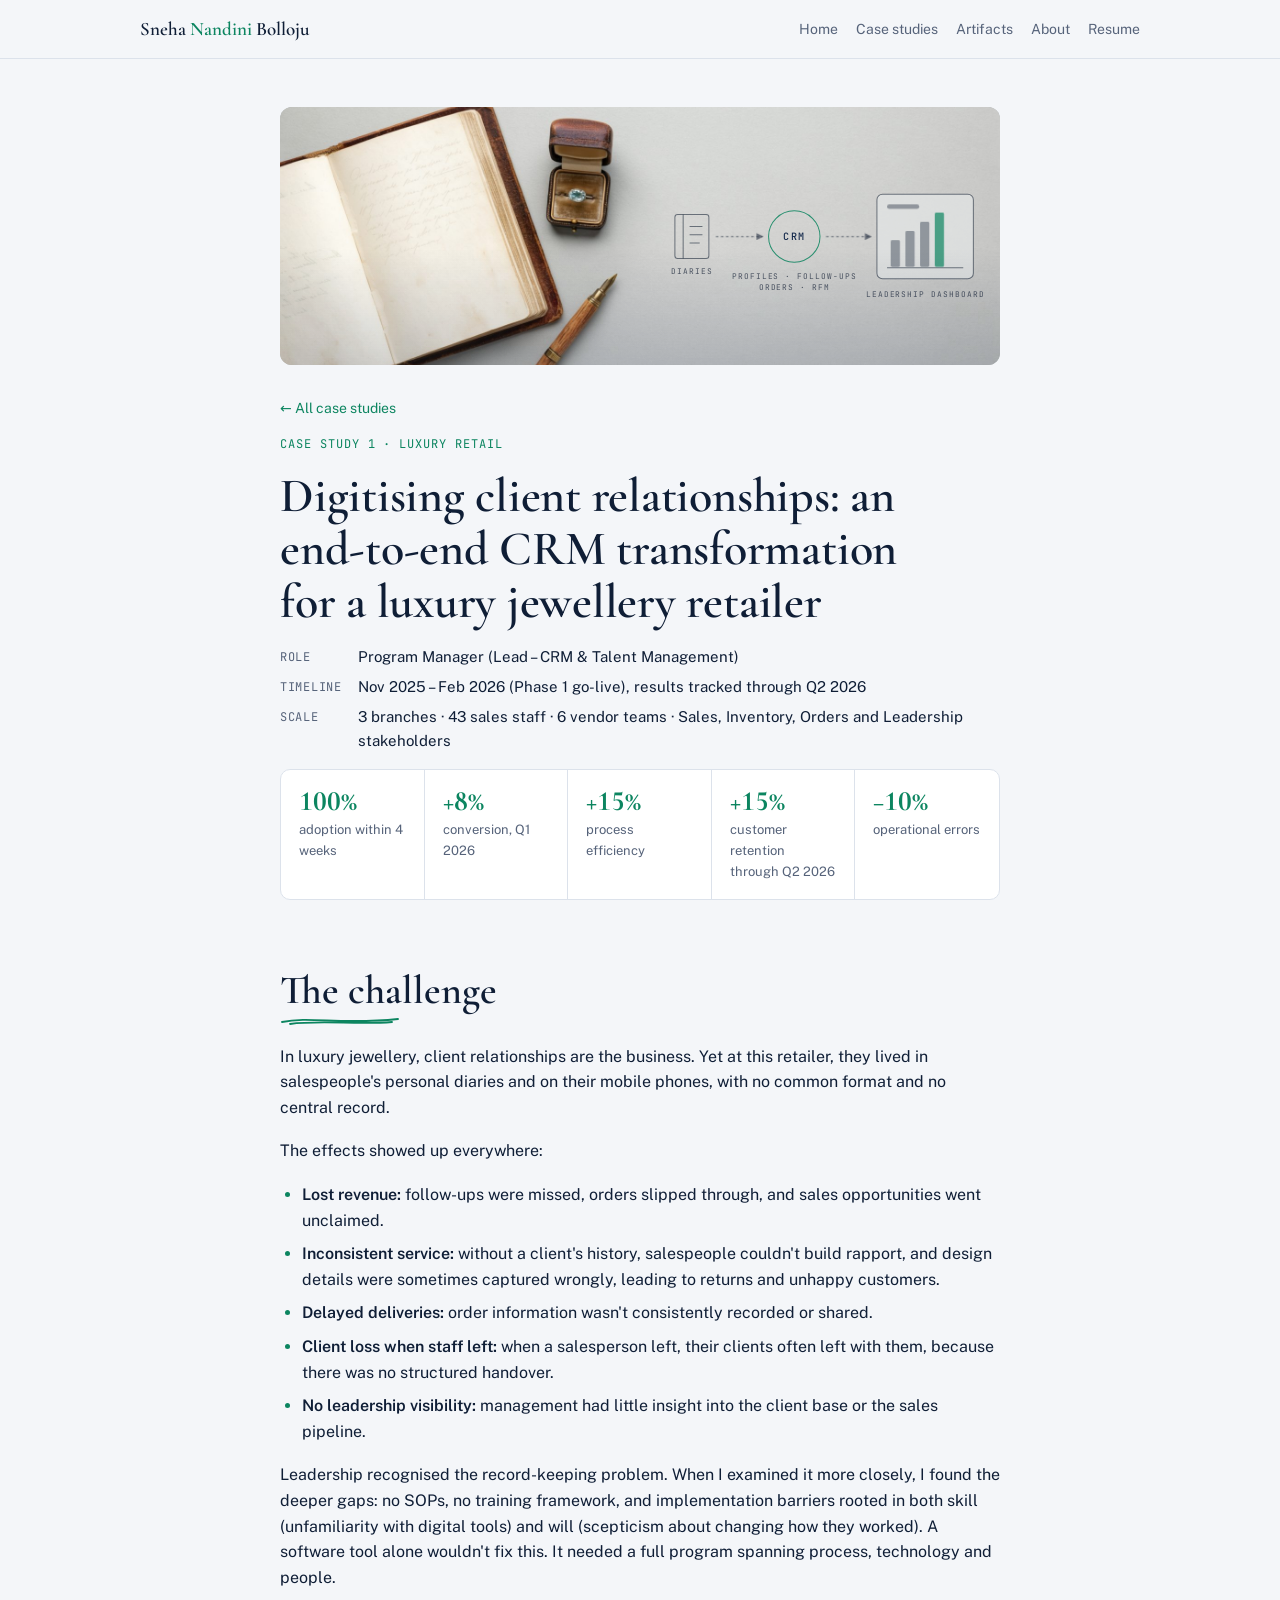
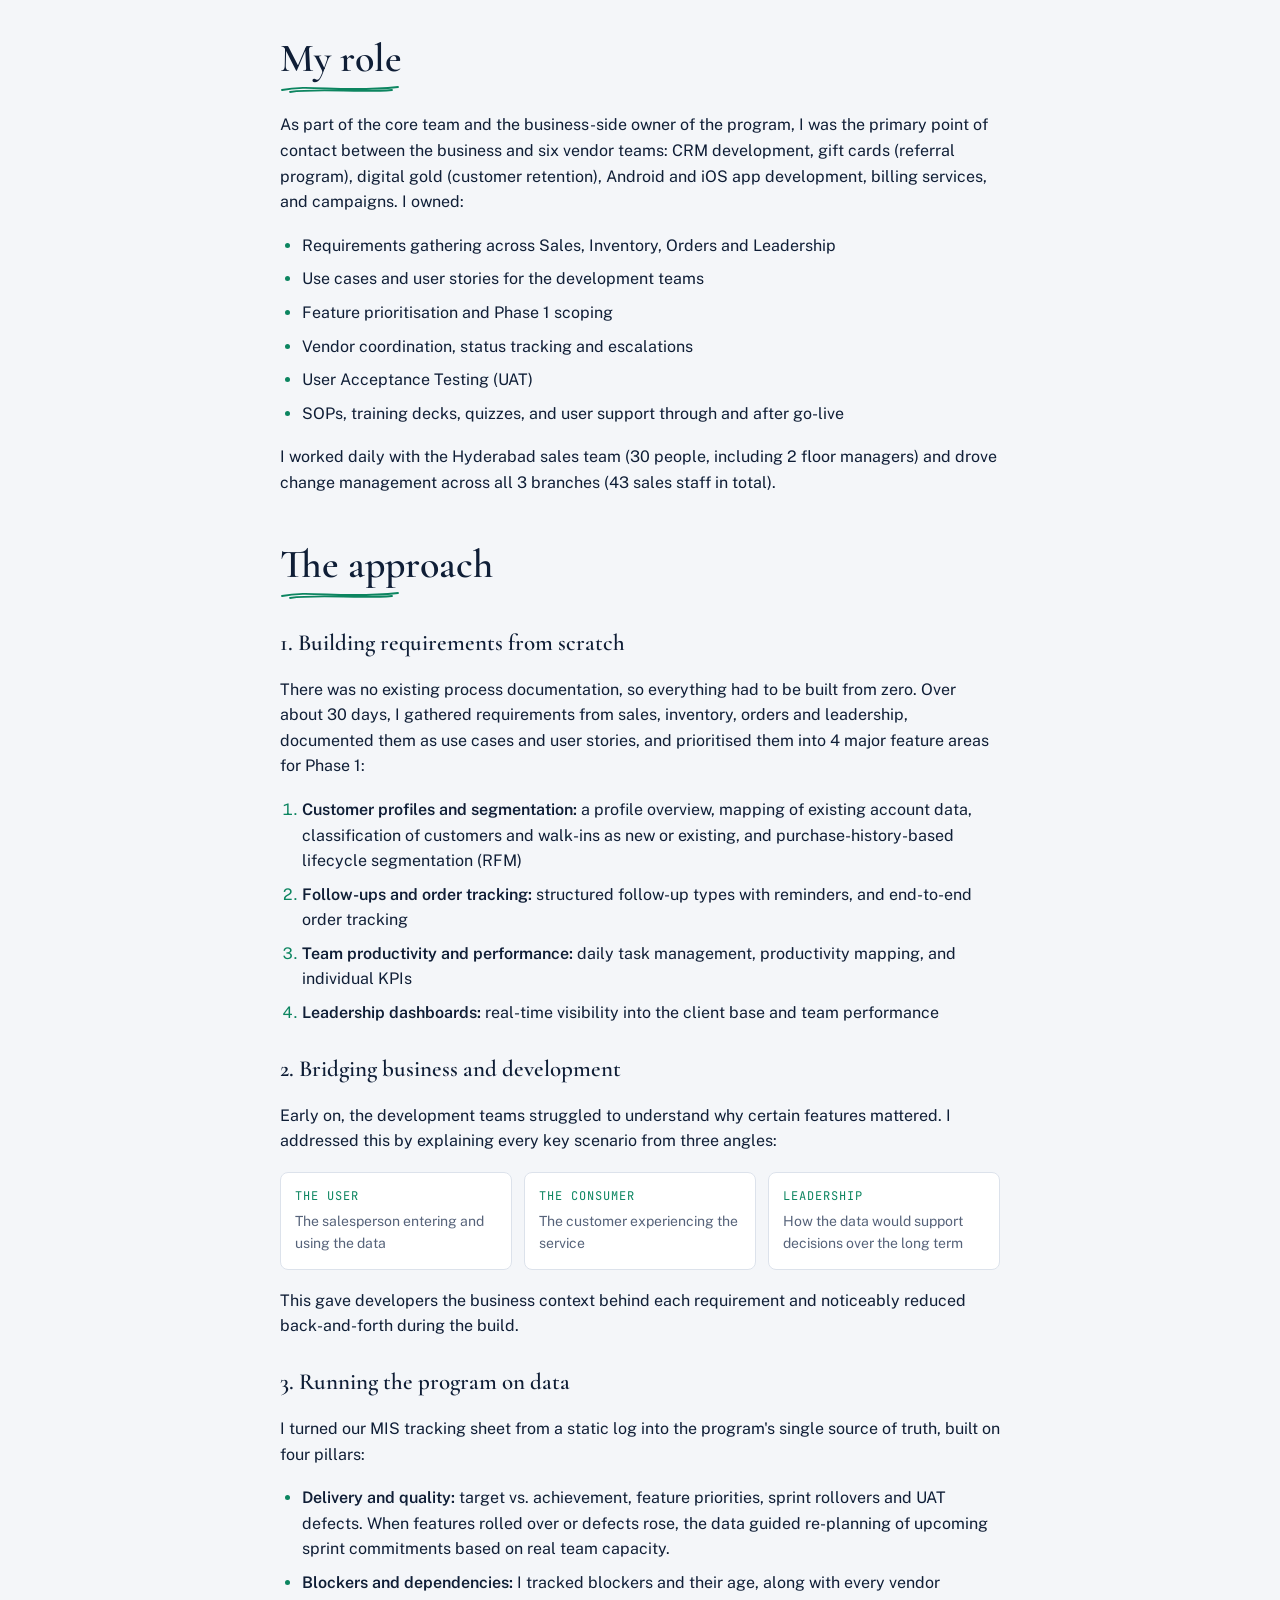
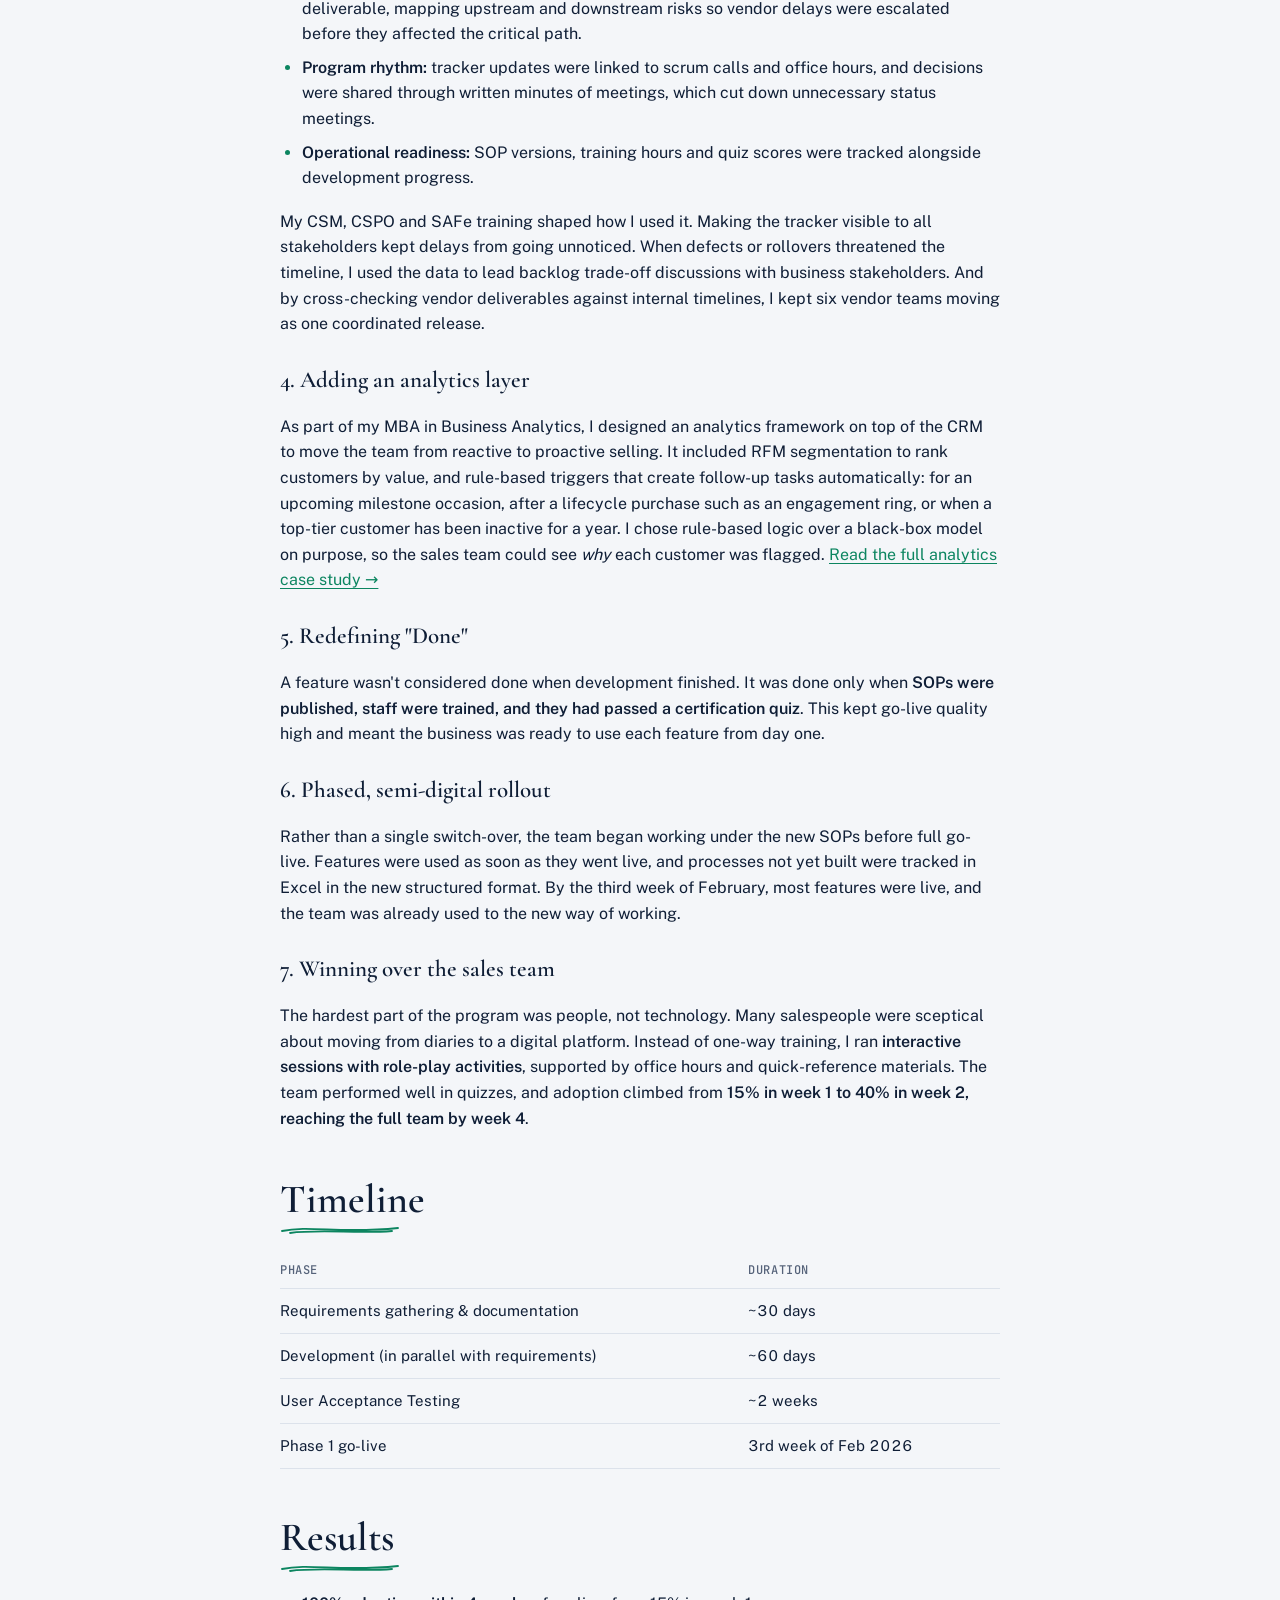
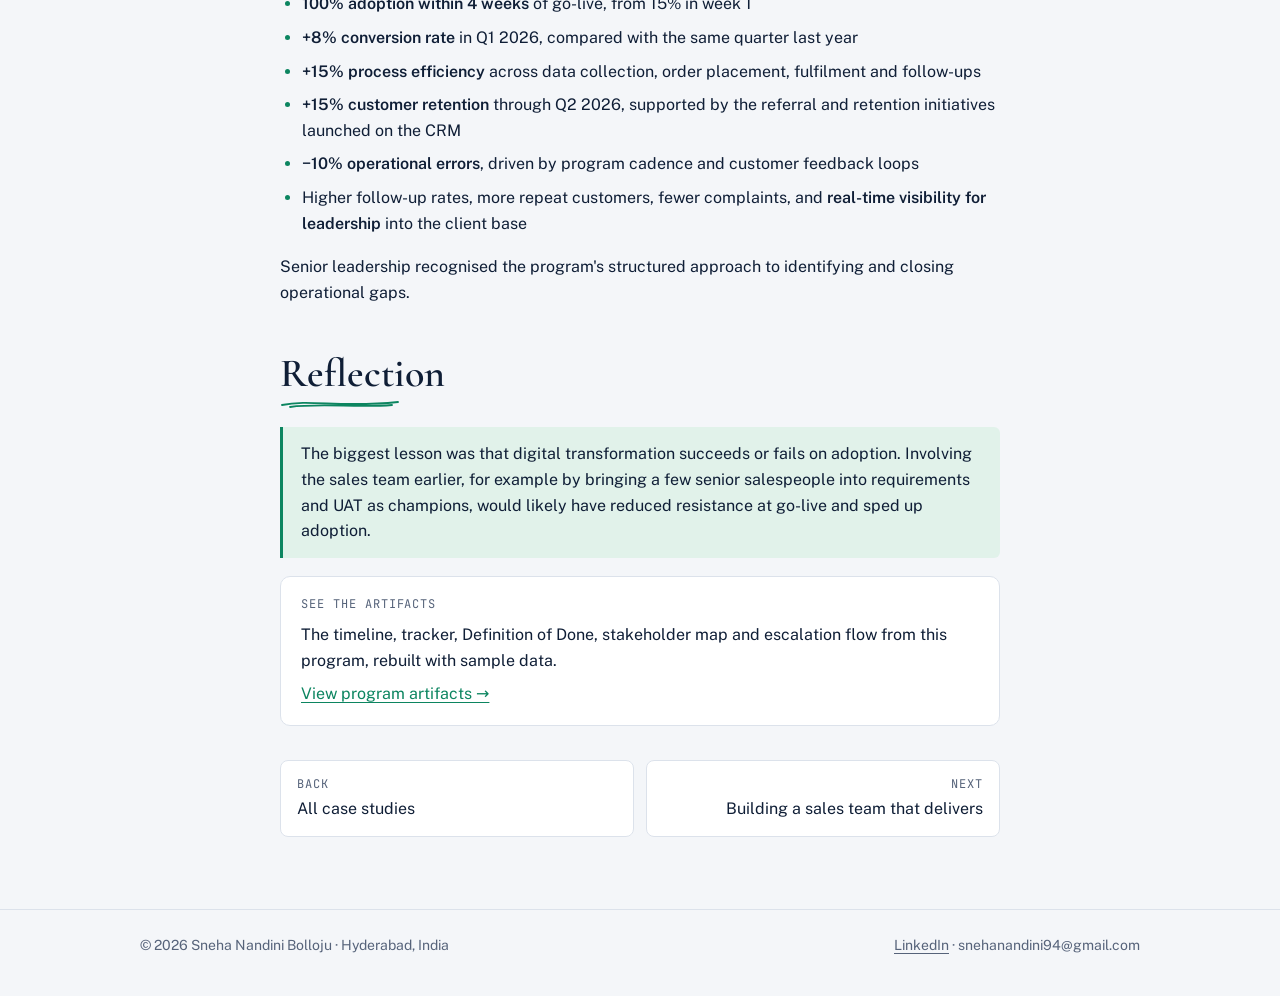
<file: crm-transformation.html>
<!doctype html>
<html lang="en">
<head>
<meta charset="utf-8">
<meta name="viewport" content="width=device-width, initial-scale=1, viewport-fit=cover">
<title>CRM Transformation | Sneha Nandini Bolloju</title>
<meta name="description" content="An end-to-end CRM transformation for a luxury jewellery retailer: 100% adoption in 4 weeks and an 8% conversion lift.">
<meta property="og:title" content="CRM Transformation | Sneha Nandini Bolloju">
<meta property="og:description" content="An end-to-end CRM transformation for a luxury jewellery retailer: 100% adoption in 4 weeks and an 8% conversion lift.">
<meta property="og:type" content="website">
<meta property="og:site_name" content="Sneha Nandini Bolloju">
<meta property="og:url" content="https://snehanandini.vercel.app/crm-transformation.html">
<meta property="og:image" content="https://snehanandini.vercel.app/banner-crm.jpg">
<meta name="twitter:card" content="summary_large_image">
<meta name="theme-color" content="#14294B">
<link rel="icon" href="favicon.svg" type="image/svg+xml">
<link rel="stylesheet" href="fonts.css">
<link rel="stylesheet" href="site.css">
</head>
<body>
<script>document.documentElement.classList.add("js")</script>
<nav class="site-nav" aria-label="Main"><div class="container"><a class="brand" href="index.html">Sneha <span>Nandini</span> Bolloju</a><div class="nav-links"><a href="index.html">Home</a><a href="index.html#work">Case studies</a><a href="artifacts.html">Artifacts</a><a href="about.html">About</a><a href="Sneha_Nandini_Bolloju_Resume.pdf" target="_blank" rel="noopener">Resume</a></div></div></nav>
<main>
<article class="narrow stack">

  
  
  <!--banner--><figure class="banner cs-banner" aria-hidden="true"><img src="banner-crm.jpg" alt="" width="1568" height="672"><svg viewBox="0 0 1568 672" preserveAspectRatio="xMidYMid slice"><defs><marker id="ah" viewBox="0 0 10 10" refX="8" refY="5" markerWidth="7" markerHeight="7" orient="auto-start-reverse"><path d="M0 0L10 5L0 10z" fill="#263142" fill-opacity=".62"/></marker></defs><rect class="ln" x="860" y="290" width="74" height="96" rx="6"/><line class="ln" x1="878" y1="290" x2="878" y2="386"/><line class="ln" x1="892" y1="316" x2="920" y2="316"/><line class="ln" x1="892" y1="334" x2="920" y2="334"/><line class="ln" x1="892" y1="352" x2="914" y2="352"/><text class="lbl" x="897" y="420" text-anchor="middle">DIARIES</text><path class="ln dash" d="M950 338 H1050" marker-end="url(#ah)"/><circle class="ln accent" cx="1120" cy="338" r="56"/><text class="core" x="1120" y="346" text-anchor="middle">CRM</text><text class="lbl" x="1120" y="430" text-anchor="middle">PROFILES · FOLLOW-UPS</text><text class="lbl" x="1120" y="454" text-anchor="middle">ORDERS · RFM</text><path class="ln dash" d="M1190 338 H1286" marker-end="url(#ah)"/><rect class="pill" x="1300" y="246" width="210" height="184" rx="12"/><rect class="bar" x="1322" y="268" width="70" height="10" rx="5"/><rect class="bar" x="1330" y="346" width="20" height="58" rx="3"/><rect class="bar" x="1362" y="326" width="20" height="78" rx="3"/><rect class="bar" x="1394" y="306" width="20" height="98" rx="3"/><rect class="bar" x="1426" y="286" width="20" height="118" rx="3" style="fill:#0C8560;fill-opacity:.7"/><line class="ln" x1="1322" y1="406" x2="1488" y2="406"/><text class="lbl" x="1405" y="470" text-anchor="middle">LEADERSHIP DASHBOARD</text></svg></figure><!--/banner-->
  <header class="cs-head">
    <a class="back" href="index.html#work">← All case studies</a>
    <span class="eyebrow">Case study 1 · Luxury retail</span>
    <h1>Digitising client relationships: an end-to-end CRM transformation for a luxury jewellery retailer</h1>
    <dl class="meta">
      <dt>Role</dt><dd>Program Manager (Lead – CRM &amp; Talent Management)</dd>
      <dt>Timeline</dt><dd>Nov 2025 – Feb 2026 (Phase 1 go-live), results tracked through Q2 2026</dd>
      <dt>Scale</dt><dd>3 branches · 43 sales staff · 6 vendor teams · Sales, Inventory, Orders and Leadership stakeholders</dd>
    </dl>
    <div class="results">
      <div class="result"><b>100%</b><span>adoption within 4 weeks</span></div>
      <div class="result"><b>+8%</b><span>conversion, Q1 2026</span></div>
      <div class="result"><b>+15%</b><span>process efficiency</span></div>
      <div class="result"><b>+15%</b><span>customer retention through Q2 2026</span></div>
      <div class="result"><b>−10%</b><span>operational errors</span></div>
    </div>
  </header>

  <div class="prose">
    <h2>The challenge</h2>
    <p>In luxury jewellery, client relationships are the business. Yet at this retailer, they lived in salespeople's personal diaries and on their mobile phones, with no common format and no central record.</p>
    <p>The effects showed up everywhere:</p>
    <ul>
      <li><strong>Lost revenue:</strong> follow-ups were missed, orders slipped through, and sales opportunities went unclaimed.</li>
      <li><strong>Inconsistent service:</strong> without a client's history, salespeople couldn't build rapport, and design details were sometimes captured wrongly, leading to returns and unhappy customers.</li>
      <li><strong>Delayed deliveries:</strong> order information wasn't consistently recorded or shared.</li>
      <li><strong>Client loss when staff left:</strong> when a salesperson left, their clients often left with them, because there was no structured handover.</li>
      <li><strong>No leadership visibility:</strong> management had little insight into the client base or the sales pipeline.</li>
    </ul>
    <p>Leadership recognised the record-keeping problem. When I examined it more closely, I found the deeper gaps: no SOPs, no training framework, and implementation barriers rooted in both skill (unfamiliarity with digital tools) and will (scepticism about changing how they worked). A software tool alone wouldn't fix this. It needed a full program spanning process, technology and people.</p>

    <h2>My role</h2>
    <p>As part of the core team and the business-side owner of the program, I was the primary point of contact between the business and six vendor teams: CRM development, gift cards (referral program), digital gold (customer retention), Android and iOS app development, billing services, and campaigns. I owned:</p>
    <ul>
      <li>Requirements gathering across Sales, Inventory, Orders and Leadership</li>
      <li>Use cases and user stories for the development teams</li>
      <li>Feature prioritisation and Phase 1 scoping</li>
      <li>Vendor coordination, status tracking and escalations</li>
      <li>User Acceptance Testing (UAT)</li>
      <li>SOPs, training decks, quizzes, and user support through and after go-live</li>
    </ul>
    <p>I worked daily with the Hyderabad sales team (30 people, including 2 floor managers) and drove change management across all 3 branches (43 sales staff in total).</p>

    <h2>The approach</h2>

    <h3>1. Building requirements from scratch</h3>
    <p>There was no existing process documentation, so everything had to be built from zero. Over about 30 days, I gathered requirements from sales, inventory, orders and leadership, documented them as use cases and user stories, and prioritised them into 4 major feature areas for Phase 1:</p>
    <ol>
      <li><strong>Customer profiles and segmentation:</strong> a profile overview, mapping of existing account data, classification of customers and walk-ins as new or existing, and purchase-history-based lifecycle segmentation (RFM)</li>
      <li><strong>Follow-ups and order tracking:</strong> structured follow-up types with reminders, and end-to-end order tracking</li>
      <li><strong>Team productivity and performance:</strong> daily task management, productivity mapping, and individual KPIs</li>
      <li><strong>Leadership dashboards:</strong> real-time visibility into the client base and team performance</li>
    </ol>

    <h3>2. Bridging business and development</h3>
    <p>Early on, the development teams struggled to understand why certain features mattered. I addressed this by explaining every key scenario from three angles:</p>
    <div class="lenses">
      <div class="lens"><span class="eyebrow">The user</span><p>The salesperson entering and using the data</p></div>
      <div class="lens"><span class="eyebrow">The consumer</span><p>The customer experiencing the service</p></div>
      <div class="lens"><span class="eyebrow">Leadership</span><p>How the data would support decisions over the long term</p></div>
    </div>
    <p>This gave developers the business context behind each requirement and noticeably reduced back-and-forth during the build.</p>

    <h3>3. Running the program on data</h3>
    <p>I turned our MIS tracking sheet from a static log into the program's single source of truth, built on four pillars:</p>
    <ul>
      <li><strong>Delivery and quality:</strong> target vs. achievement, feature priorities, sprint rollovers and UAT defects. When features rolled over or defects rose, the data guided re-planning of upcoming sprint commitments based on real team capacity.</li>
      <li><strong>Blockers and dependencies:</strong> I tracked blockers and their age, along with every vendor deliverable, mapping upstream and downstream risks so vendor delays were escalated before they affected the critical path.</li>
      <li><strong>Program rhythm:</strong> tracker updates were linked to scrum calls and office hours, and decisions were shared through written minutes of meetings, which cut down unnecessary status meetings.</li>
      <li><strong>Operational readiness:</strong> SOP versions, training hours and quiz scores were tracked alongside development progress.</li>
    </ul>
    <p>My CSM, CSPO and SAFe training shaped how I used it. Making the tracker visible to all stakeholders kept delays from going unnoticed. When defects or rollovers threatened the timeline, I used the data to lead backlog trade-off discussions with business stakeholders. And by cross-checking vendor deliverables against internal timelines, I kept six vendor teams moving as one coordinated release.</p>

    <h3>4. Adding an analytics layer</h3>
    <p>As part of my MBA in Business Analytics, I designed an analytics framework on top of the CRM to move the team from reactive to proactive selling. It included RFM segmentation to rank customers by value, and rule-based triggers that create follow-up tasks automatically: for an upcoming milestone occasion, after a lifecycle purchase such as an engagement ring, or when a top-tier customer has been inactive for a year. I chose rule-based logic over a black-box model on purpose, so the sales team could see <em>why</em> each customer was flagged. <a href="analytics-framework.html">Read the full analytics case study →</a></p>

    <h3>5. Redefining "Done"</h3>
    <p>A feature wasn't considered done when development finished. It was done only when <strong>SOPs were published, staff were trained, and they had passed a certification quiz</strong>. This kept go-live quality high and meant the business was ready to use each feature from day one.</p>

    <h3>6. Phased, semi-digital rollout</h3>
    <p>Rather than a single switch-over, the team began working under the new SOPs before full go-live. Features were used as soon as they went live, and processes not yet built were tracked in Excel in the new structured format. By the third week of February, most features were live, and the team was already used to the new way of working.</p>

    <h3>7. Winning over the sales team</h3>
    <p>The hardest part of the program was people, not technology. Many salespeople were sceptical about moving from diaries to a digital platform. Instead of one-way training, I ran <strong>interactive sessions with role-play activities</strong>, supported by office hours and quick-reference materials. The team performed well in quizzes, and adoption climbed from <strong>15% in week 1 to 40% in week 2, reaching the full team by week 4</strong>.</p>

    <h2>Timeline</h2>
    <div class="table-wrap">
      <table>
        <thead><tr><th>Phase</th><th>Duration</th></tr></thead>
        <tbody>
          <tr><td>Requirements gathering &amp; documentation</td><td class="num">~30 days</td></tr>
          <tr><td>Development (in parallel with requirements)</td><td class="num">~60 days</td></tr>
          <tr><td>User Acceptance Testing</td><td class="num">~2 weeks</td></tr>
          <tr><td>Phase 1 go-live</td><td class="num">3rd week of Feb 2026</td></tr>
        </tbody>
      </table>
    </div>

    <h2>Results</h2>
    <ul>
      <li><strong>100% adoption within 4 weeks</strong> of go-live, from 15% in week 1</li>
      <li><strong>+8% conversion rate</strong> in Q1 2026, compared with the same quarter last year</li>
      <li><strong>+15% process efficiency</strong> across data collection, order placement, fulfilment and follow-ups</li>
      <li><strong>+15% customer retention</strong> through Q2 2026, supported by the referral and retention initiatives launched on the CRM</li>
      <li><strong>−10% operational errors</strong>, driven by program cadence and customer feedback loops</li>
      <li>Higher follow-up rates, more repeat customers, fewer complaints, and <strong>real-time visibility for leadership</strong> into the client base</li>
    </ul>
    <p>Senior leadership recognised the program's structured approach to identifying and closing operational gaps.</p>

    <h2>Reflection</h2>
    <blockquote>The biggest lesson was that digital transformation succeeds or fails on adoption. Involving the sales team earlier, for example by bringing a few senior salespeople into requirements and UAT as champions, would likely have reduced resistance at go-live and sped up adoption.</blockquote>

    <div class="callout">
      <span class="eyebrow">See the artifacts</span>
      <p>The timeline, tracker, Definition of Done, stakeholder map and escalation flow from this program, rebuilt with sample data.</p>
      <a href="artifacts.html">View program artifacts →</a>
    </div>

    <nav class="next" aria-label="More case studies">
      <a href="index.html#work"><span class="eyebrow">Back</span>All case studies</a>
      <a href="sales-team.html"><span class="eyebrow">Next</span>Building a sales team that delivers</a>
    </nav>
  </div>
</article>
</main>
<script>
(function(){var els=[].slice.call(document.querySelectorAll('.reveal'));if(!('IntersectionObserver' in window)){els.forEach(function(e){e.classList.add('in')});return;}
var io=new IntersectionObserver(function(es){es.forEach(function(e){if(e.isIntersecting){e.target.classList.add('in');io.unobserve(e.target);}})},{rootMargin:'0px 0px -8% 0px'});
els.forEach(function(e){if(e.getBoundingClientRect().top<innerHeight){e.classList.add('in')}else{io.observe(e)}});})();
</script>
<footer class="site-footer"><div class="container">
<span>© 2026 Sneha Nandini Bolloju · Hyderabad, India</span>
<span><a href="https://www.linkedin.com/in/sneha-nandini-bolloju" target="_blank" rel="noopener">LinkedIn</a> · snehanandini94@gmail.com</span>
</div></footer>
</body>
</html>
</file>
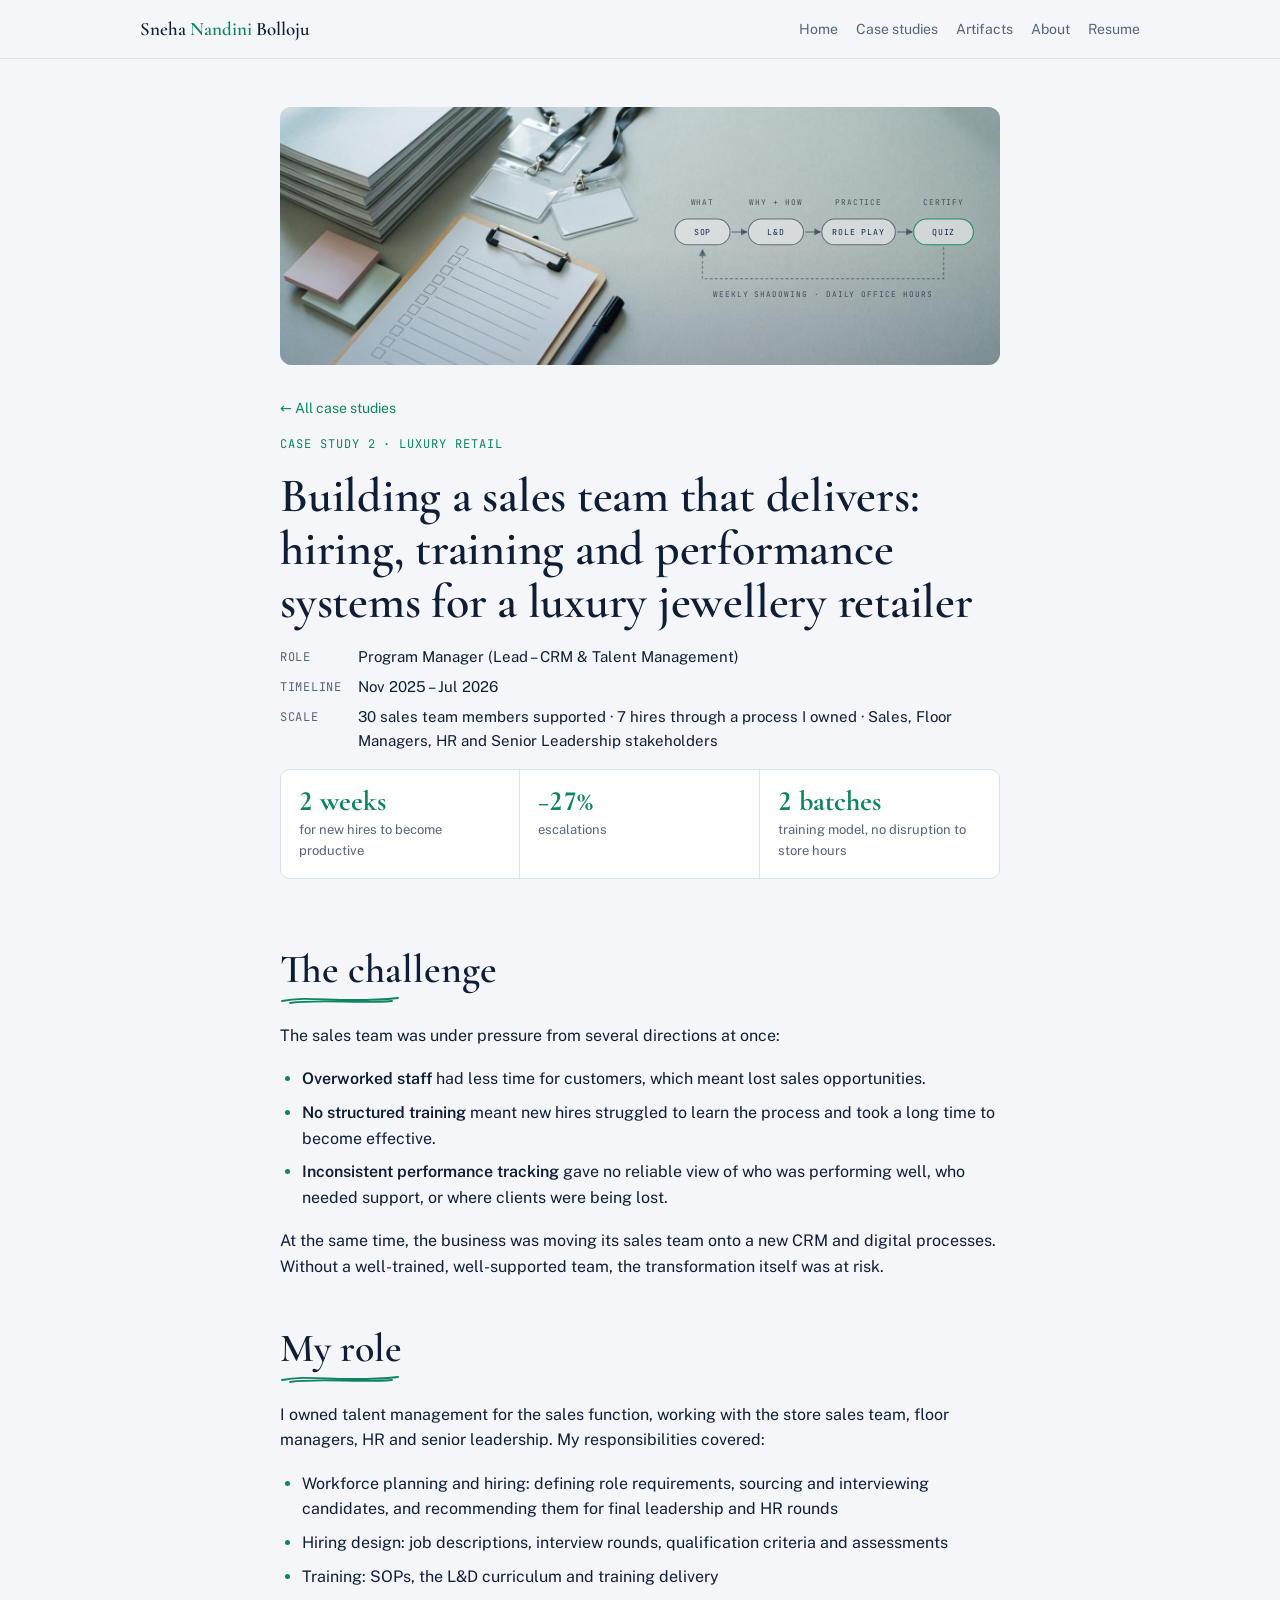
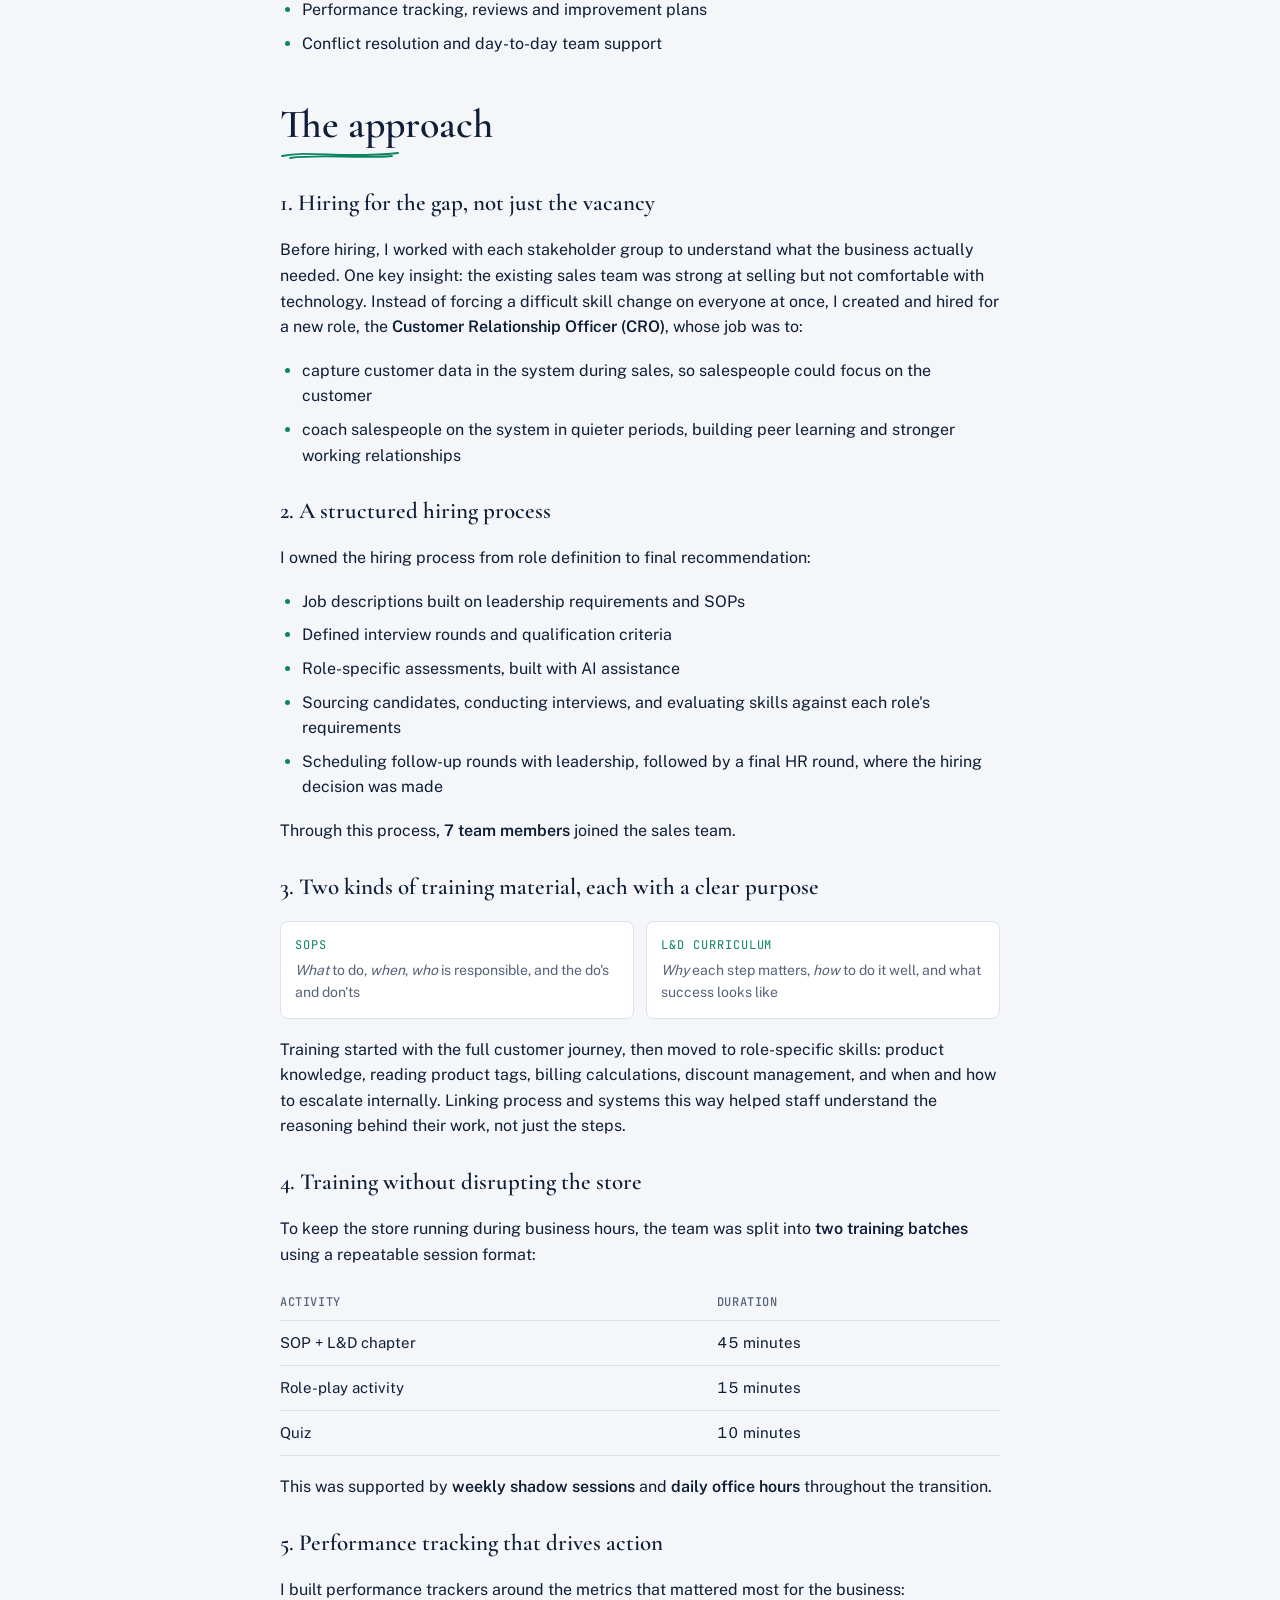
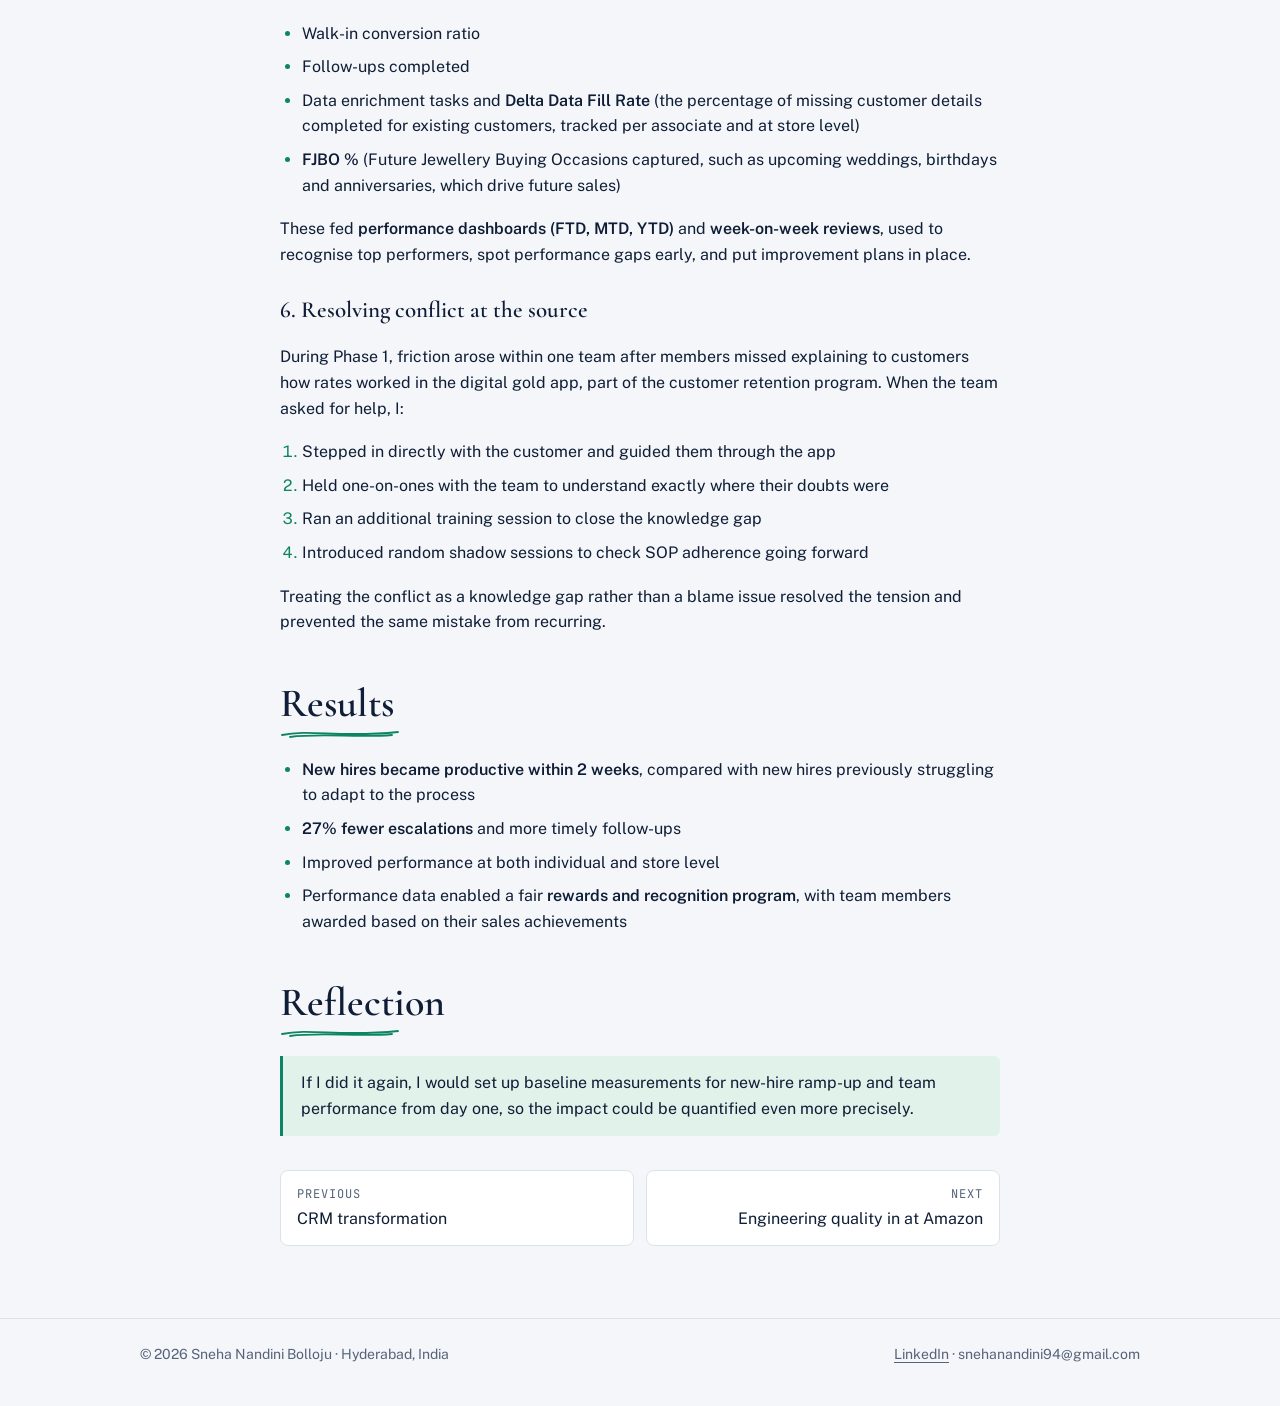
<file: sales-team.html>
<!doctype html>
<html lang="en">
<head>
<meta charset="utf-8">
<meta name="viewport" content="width=device-width, initial-scale=1, viewport-fit=cover">
<title>Building a Sales Team | Sneha Nandini Bolloju</title>
<meta name="description" content="Hiring, training and performance systems for a luxury jewellery retailer's sales team.">
<meta property="og:title" content="Building a Sales Team | Sneha Nandini Bolloju">
<meta property="og:description" content="Hiring, training and performance systems for a luxury jewellery retailer's sales team.">
<meta property="og:type" content="website">
<meta property="og:site_name" content="Sneha Nandini Bolloju">
<meta property="og:url" content="https://snehanandini.vercel.app/sales-team.html">
<meta property="og:image" content="https://snehanandini.vercel.app/banner-sales.jpg">
<meta name="twitter:card" content="summary_large_image">
<meta name="theme-color" content="#14294B">
<link rel="icon" href="favicon.svg" type="image/svg+xml">
<link rel="stylesheet" href="fonts.css">
<link rel="stylesheet" href="site.css">
</head>
<body>
<script>document.documentElement.classList.add("js")</script>
<nav class="site-nav" aria-label="Main"><div class="container"><a class="brand" href="index.html">Sneha <span>Nandini</span> Bolloju</a><div class="nav-links"><a href="index.html">Home</a><a href="index.html#work">Case studies</a><a href="artifacts.html">Artifacts</a><a href="about.html">About</a><a href="Sneha_Nandini_Bolloju_Resume.pdf" target="_blank" rel="noopener">Resume</a></div></div></nav>
<main>
<article class="narrow stack">

  
  
  <!--banner--><figure class="banner cs-banner" aria-hidden="true"><img src="banner-sales.jpg" alt="" width="1568" height="672"><svg viewBox="0 0 1568 672" preserveAspectRatio="xMidYMid slice"><defs><marker id="ah" viewBox="0 0 10 10" refX="8" refY="5" markerWidth="7" markerHeight="7" orient="auto-start-reverse"><path d="M0 0L10 5L0 10z" fill="#263142" fill-opacity=".62"/></marker></defs><rect class="pill" x="860" y="300" width="120" height="56" rx="28"/><text class="ptxt" x="920.0" y="334" text-anchor="middle">SOP</text><line class="ln" x1="984" y1="328" x2="1016" y2="328" marker-end="url(#ah)"/><rect class="pill" x="1020" y="300" width="120" height="56" rx="28"/><text class="ptxt" x="1080.0" y="334" text-anchor="middle">L&amp;D</text><line class="ln" x1="1144" y1="328" x2="1176" y2="328" marker-end="url(#ah)"/><rect class="pill" x="1180" y="300" width="160" height="56" rx="28"/><text class="ptxt" x="1260.0" y="334" text-anchor="middle">ROLE PLAY</text><line class="ln" x1="1344" y1="328" x2="1376" y2="328" marker-end="url(#ah)"/><rect class="pill on" x="1380" y="300" width="130" height="56" rx="28"/><text class="ptxt" x="1445.0" y="334" text-anchor="middle">QUIZ</text><path class="ln dash" d="M1445 362 V430 H920 V368" marker-end="url(#ah)"/><text class="lbl" x="1182" y="470" text-anchor="middle">WEEKLY SHADOWING · DAILY OFFICE HOURS</text><text class="lbl" x="920" y="270" text-anchor="middle">WHAT</text><text class="lbl" x="1080" y="270" text-anchor="middle">WHY + HOW</text><text class="lbl" x="1260" y="270" text-anchor="middle">PRACTICE</text><text class="lbl" x="1445" y="270" text-anchor="middle">CERTIFY</text></svg></figure><!--/banner-->
  <header class="cs-head">
    <a class="back" href="index.html#work">← All case studies</a>
    <span class="eyebrow">Case study 2 · Luxury retail</span>
    <h1>Building a sales team that delivers: hiring, training and performance systems for a luxury jewellery retailer</h1>
    <dl class="meta">
      <dt>Role</dt><dd>Program Manager (Lead – CRM &amp; Talent Management)</dd>
      <dt>Timeline</dt><dd>Nov 2025 – Jul 2026</dd>
      <dt>Scale</dt><dd>30 sales team members supported · 7 hires through a process I owned · Sales, Floor Managers, HR and Senior Leadership stakeholders</dd>
    </dl>
    <div class="results">
      <div class="result"><b>2 weeks</b><span>for new hires to become productive</span></div>
      <div class="result"><b>−27%</b><span>escalations</span></div>
      <div class="result"><b>2 batches</b><span>training model, no disruption to store hours</span></div>
    </div>
  </header>

  <div class="prose">
    <h2>The challenge</h2>
    <p>The sales team was under pressure from several directions at once:</p>
    <ul>
      <li><strong>Overworked staff</strong> had less time for customers, which meant lost sales opportunities.</li>
      <li><strong>No structured training</strong> meant new hires struggled to learn the process and took a long time to become effective.</li>
      <li><strong>Inconsistent performance tracking</strong> gave no reliable view of who was performing well, who needed support, or where clients were being lost.</li>
    </ul>
    <p>At the same time, the business was moving its sales team onto a new CRM and digital processes. Without a well-trained, well-supported team, the transformation itself was at risk.</p>

    <h2>My role</h2>
    <p>I owned talent management for the sales function, working with the store sales team, floor managers, HR and senior leadership. My responsibilities covered:</p>
    <ul>
      <li>Workforce planning and hiring: defining role requirements, sourcing and interviewing candidates, and recommending them for final leadership and HR rounds</li>
      <li>Hiring design: job descriptions, interview rounds, qualification criteria and assessments</li>
      <li>Training: SOPs, the L&amp;D curriculum and training delivery</li>
      <li>Performance tracking, reviews and improvement plans</li>
      <li>Conflict resolution and day-to-day team support</li>
    </ul>

    <h2>The approach</h2>

    <h3>1. Hiring for the gap, not just the vacancy</h3>
    <p>Before hiring, I worked with each stakeholder group to understand what the business actually needed. One key insight: the existing sales team was strong at selling but not comfortable with technology. Instead of forcing a difficult skill change on everyone at once, I created and hired for a new role, the <strong>Customer Relationship Officer (CRO)</strong>, whose job was to:</p>
    <ul>
      <li>capture customer data in the system during sales, so salespeople could focus on the customer</li>
      <li>coach salespeople on the system in quieter periods, building peer learning and stronger working relationships</li>
    </ul>

    <h3>2. A structured hiring process</h3>
    <p>I owned the hiring process from role definition to final recommendation:</p>
    <ul>
      <li>Job descriptions built on leadership requirements and SOPs</li>
      <li>Defined interview rounds and qualification criteria</li>
      <li>Role-specific assessments, built with AI assistance</li>
      <li>Sourcing candidates, conducting interviews, and evaluating skills against each role's requirements</li>
      <li>Scheduling follow-up rounds with leadership, followed by a final HR round, where the hiring decision was made</li>
    </ul>
    <p>Through this process, <strong>7 team members</strong> joined the sales team.</p>

    <h3>3. Two kinds of training material, each with a clear purpose</h3>
    <div class="lenses" style="grid-template-columns:repeat(2,1fr)">
      <div class="lens"><span class="eyebrow">SOPs</span><p><em>What</em> to do, <em>when</em>, <em>who</em> is responsible, and the do's and don'ts</p></div>
      <div class="lens"><span class="eyebrow">L&amp;D curriculum</span><p><em>Why</em> each step matters, <em>how</em> to do it well, and what success looks like</p></div>
    </div>
    <p>Training started with the full customer journey, then moved to role-specific skills: product knowledge, reading product tags, billing calculations, discount management, and when and how to escalate internally. Linking process and systems this way helped staff understand the reasoning behind their work, not just the steps.</p>

    <h3>4. Training without disrupting the store</h3>
    <p>To keep the store running during business hours, the team was split into <strong>two training batches</strong> using a repeatable session format:</p>
    <div class="table-wrap">
      <table>
        <thead><tr><th>Activity</th><th>Duration</th></tr></thead>
        <tbody>
          <tr><td>SOP + L&amp;D chapter</td><td class="num">45 minutes</td></tr>
          <tr><td>Role-play activity</td><td class="num">15 minutes</td></tr>
          <tr><td>Quiz</td><td class="num">10 minutes</td></tr>
        </tbody>
      </table>
    </div>
    <p>This was supported by <strong>weekly shadow sessions</strong> and <strong>daily office hours</strong> throughout the transition.</p>

    <h3>5. Performance tracking that drives action</h3>
    <p>I built performance trackers around the metrics that mattered most for the business:</p>
    <ul>
      <li>Walk-in conversion ratio</li>
      <li>Follow-ups completed</li>
      <li>Data enrichment tasks and <strong>Delta Data Fill Rate</strong> (the percentage of missing customer details completed for existing customers, tracked per associate and at store level)</li>
      <li><strong>FJBO %</strong> (Future Jewellery Buying Occasions captured, such as upcoming weddings, birthdays and anniversaries, which drive future sales)</li>
    </ul>
    <p>These fed <strong>performance dashboards (FTD, MTD, YTD)</strong> and <strong>week-on-week reviews</strong>, used to recognise top performers, spot performance gaps early, and put improvement plans in place.</p>

    <h3>6. Resolving conflict at the source</h3>
    <p>During Phase 1, friction arose within one team after members missed explaining to customers how rates worked in the digital gold app, part of the customer retention program. When the team asked for help, I:</p>
    <ol>
      <li>Stepped in directly with the customer and guided them through the app</li>
      <li>Held one-on-ones with the team to understand exactly where their doubts were</li>
      <li>Ran an additional training session to close the knowledge gap</li>
      <li>Introduced random shadow sessions to check SOP adherence going forward</li>
    </ol>
    <p>Treating the conflict as a knowledge gap rather than a blame issue resolved the tension and prevented the same mistake from recurring.</p>

    <h2>Results</h2>
    <ul>
      <li><strong>New hires became productive within 2 weeks</strong>, compared with new hires previously struggling to adapt to the process</li>
      <li><strong>27% fewer escalations</strong> and more timely follow-ups</li>
      <li>Improved performance at both individual and store level</li>
      <li>Performance data enabled a fair <strong>rewards and recognition program</strong>, with team members awarded based on their sales achievements</li>
    </ul>

    <h2>Reflection</h2>
    <blockquote>If I did it again, I would set up baseline measurements for new-hire ramp-up and team performance from day one, so the impact could be quantified even more precisely.</blockquote>

    <nav class="next" aria-label="More case studies">
      <a href="crm-transformation.html"><span class="eyebrow">Previous</span>CRM transformation</a>
      <a href="catalog-quality.html"><span class="eyebrow">Next</span>Engineering quality in at Amazon</a>
    </nav>
  </div>
</article>
</main>
<script>
(function(){var els=[].slice.call(document.querySelectorAll('.reveal'));if(!('IntersectionObserver' in window)){els.forEach(function(e){e.classList.add('in')});return;}
var io=new IntersectionObserver(function(es){es.forEach(function(e){if(e.isIntersecting){e.target.classList.add('in');io.unobserve(e.target);}})},{rootMargin:'0px 0px -8% 0px'});
els.forEach(function(e){if(e.getBoundingClientRect().top<innerHeight){e.classList.add('in')}else{io.observe(e)}});})();
</script>
<footer class="site-footer"><div class="container">
<span>© 2026 Sneha Nandini Bolloju · Hyderabad, India</span>
<span><a href="https://www.linkedin.com/in/sneha-nandini-bolloju" target="_blank" rel="noopener">LinkedIn</a> · snehanandini94@gmail.com</span>
</div></footer>
</body>
</html>
</file>
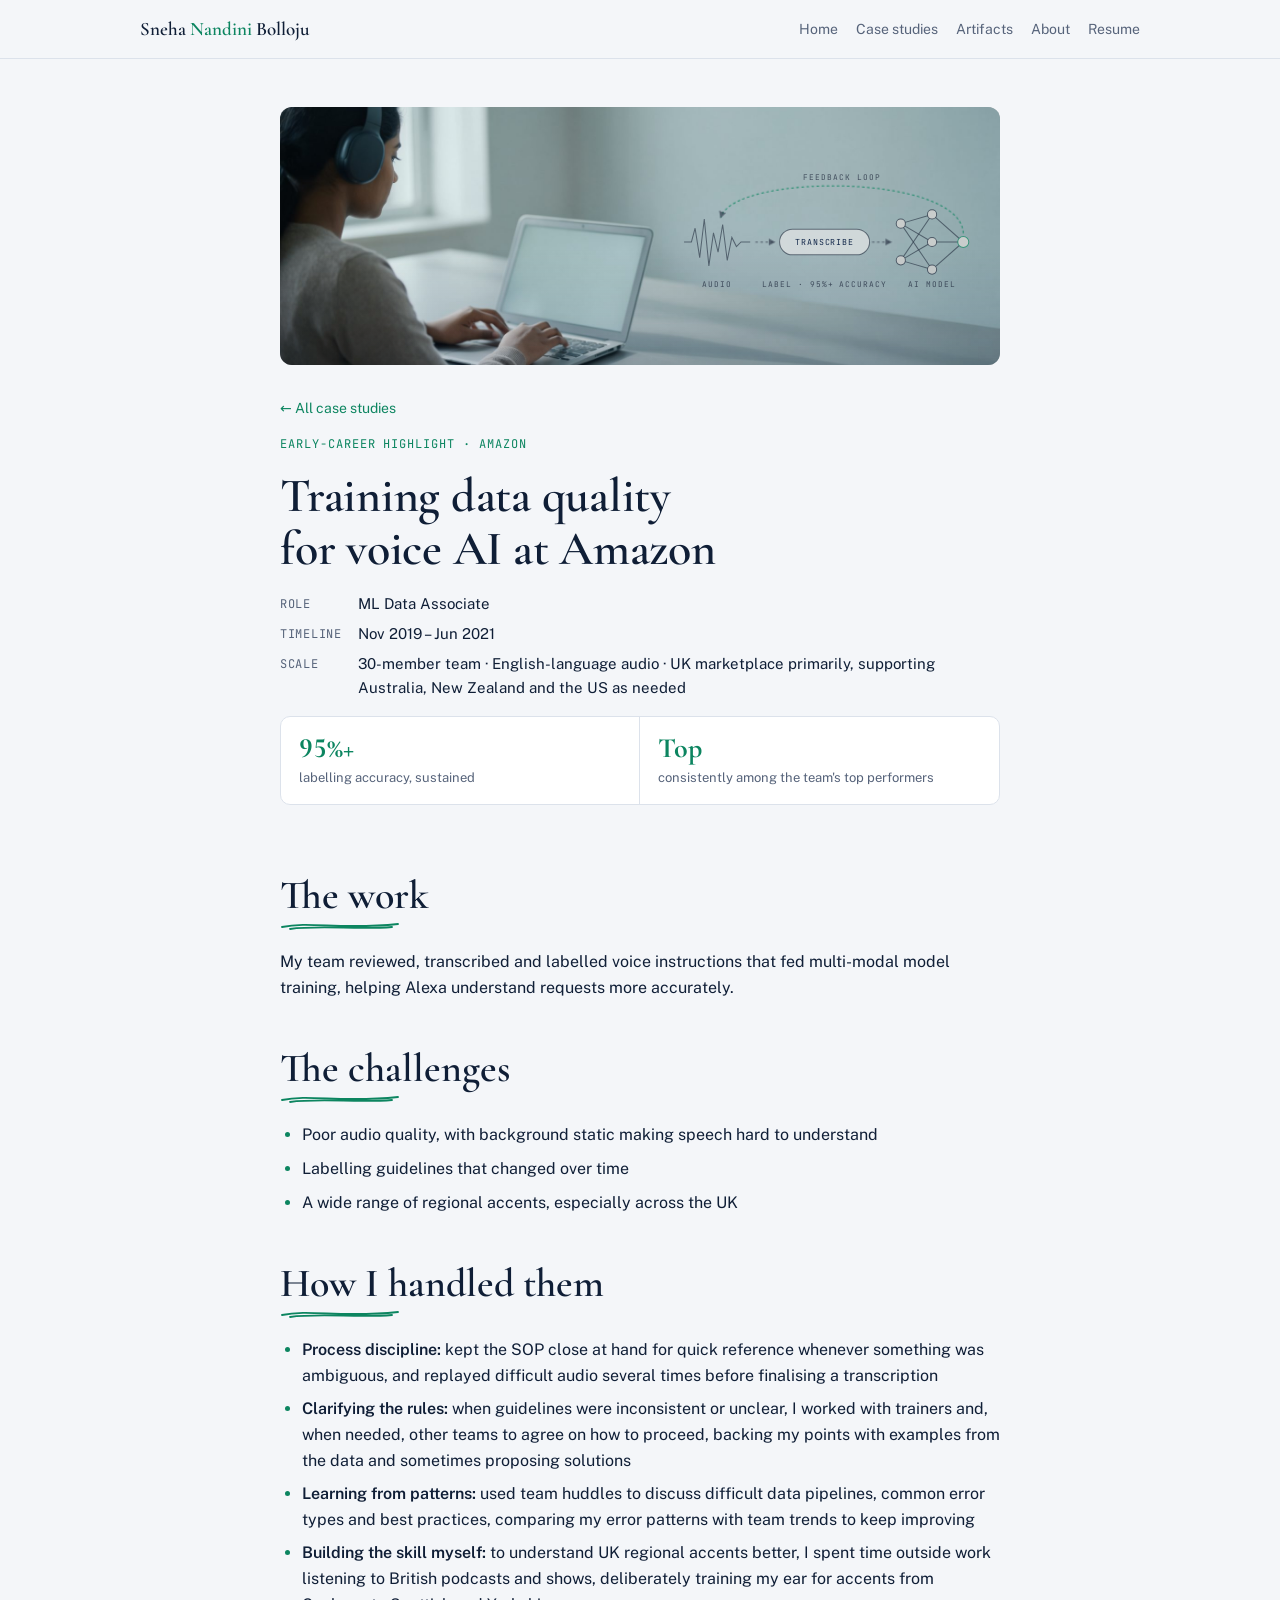
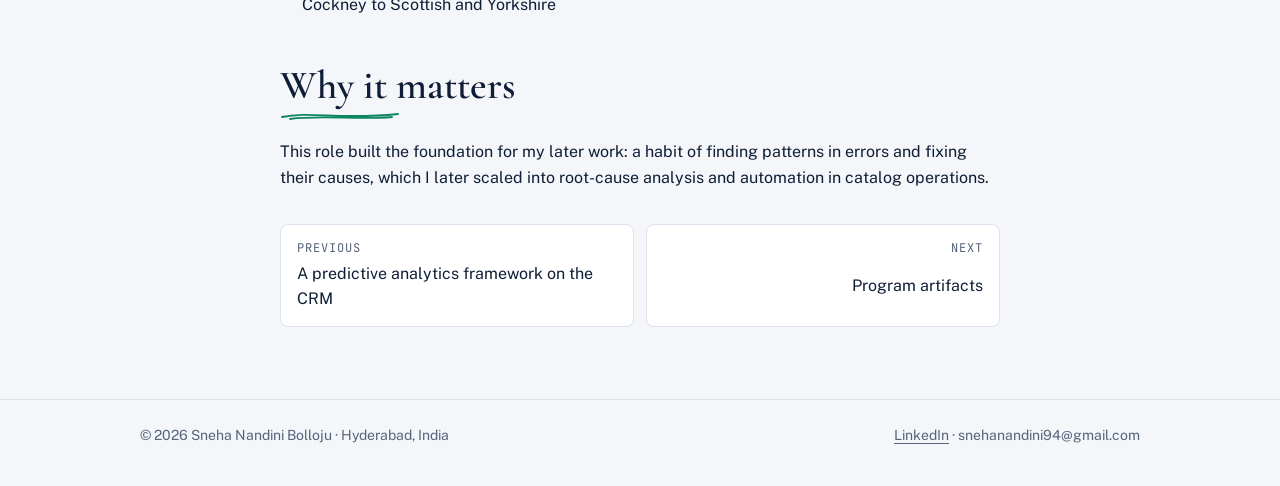
<file: voice-ai-data.html>
<!doctype html>
<html lang="en">
<head>
<meta charset="utf-8">
<meta name="viewport" content="width=device-width, initial-scale=1, viewport-fit=cover">
<title>Voice AI Training Data | Sneha Nandini Bolloju</title>
<meta name="description" content="Early-career highlight: training data quality for voice AI at Amazon.">
<meta property="og:title" content="Voice AI Training Data | Sneha Nandini Bolloju">
<meta property="og:description" content="Early-career highlight: training data quality for voice AI at Amazon.">
<meta property="og:type" content="website">
<meta property="og:site_name" content="Sneha Nandini Bolloju">
<meta property="og:url" content="https://snehanandini.vercel.app/voice-ai-data.html">
<meta property="og:image" content="https://snehanandini.vercel.app/banner-voice.jpg">
<meta name="twitter:card" content="summary_large_image">
<meta name="theme-color" content="#14294B">
<link rel="icon" href="favicon.svg" type="image/svg+xml">
<link rel="stylesheet" href="fonts.css">
<link rel="stylesheet" href="site.css">
</head>
<body>
<script>document.documentElement.classList.add("js")</script>
<nav class="site-nav" aria-label="Main"><div class="container"><a class="brand" href="index.html">Sneha <span>Nandini</span> Bolloju</a><div class="nav-links"><a href="index.html">Home</a><a href="index.html#work">Case studies</a><a href="artifacts.html">Artifacts</a><a href="about.html">About</a><a href="Sneha_Nandini_Bolloju_Resume.pdf" target="_blank" rel="noopener">Resume</a></div></div></nav>
<main>
<article class="narrow stack">

  
  
  <!--banner--><figure class="banner cs-banner" aria-hidden="true"><img src="banner-voice.jpg" alt="" width="1568" height="672"><svg viewBox="0 0 1568 672" preserveAspectRatio="xMidYMid slice"><defs><marker id="ah" viewBox="0 0 10 10" refX="8" refY="5" markerWidth="7" markerHeight="7" orient="auto-start-reverse"><path d="M0 0L10 5L0 10z" fill="#263142" fill-opacity=".62"/></marker></defs><polyline class="ln" points="880,350 896,350 904,320 914,384 924,300 934,402 944,330 954,372 964,312 974,390 984,340 994,360 1004,350 1024,350"/><text class="lbl" x="952" y="448" text-anchor="middle">AUDIO</text><path class="ln dash" d="M1036 350 H1076" marker-end="url(#ah)"/><rect class="pill" x="1088" y="322" width="196" height="56" rx="28"/><text class="ptxt" x="1186.0" y="356" text-anchor="middle">TRANSCRIBE</text><text class="lbl" x="1186" y="448" text-anchor="middle">LABEL · 95%+ ACCURACY</text><path class="ln dash" d="M1290 350 H1330" marker-end="url(#ah)"/><g><line class="ln" x1="1352" y1="310" x2="1420" y2="290"/><line class="ln" x1="1352" y1="310" x2="1420" y2="350"/><line class="ln" x1="1352" y1="310" x2="1420" y2="410"/><line class="ln" x1="1352" y1="390" x2="1420" y2="290"/><line class="ln" x1="1352" y1="390" x2="1420" y2="350"/><line class="ln" x1="1352" y1="390" x2="1420" y2="410"/><line class="ln" x1="1420" y1="290" x2="1488" y2="350"/><line class="ln" x1="1420" y1="350" x2="1488" y2="350"/><line class="ln" x1="1420" y1="410" x2="1488" y2="350"/></g><circle class="node" cx="1352" cy="310" r="10"/><circle class="node" cx="1352" cy="390" r="10"/><circle class="node" cx="1420" cy="290" r="10"/><circle class="node" cx="1420" cy="350" r="10"/><circle class="node" cx="1420" cy="410" r="10"/><circle class="node" cx="1488" cy="350" r="12" style="stroke:#0C8560"/><text class="lbl" x="1420" y="448" text-anchor="middle">AI MODEL</text><path class="ln dash accent" d="M1488 330 C1480 200 990 200 960 296" marker-end="url(#ah)"/><text class="lbl" x="1224" y="214" text-anchor="middle">FEEDBACK LOOP</text></svg></figure><!--/banner-->
  <header class="cs-head">
    <a class="back" href="index.html#work">← All case studies</a>
    <span class="eyebrow">Early-career highlight · Amazon</span>
    <h1>Training data quality for voice AI at Amazon</h1>
    <dl class="meta">
      <dt>Role</dt><dd>ML Data Associate</dd>
      <dt>Timeline</dt><dd>Nov 2019 – Jun 2021</dd>
      <dt>Scale</dt><dd>30-member team · English-language audio · UK marketplace primarily, supporting Australia, New Zealand and the US as needed</dd>
    </dl>
    <div class="results">
      <div class="result"><b>95%+</b><span>labelling accuracy, sustained</span></div>
      <div class="result"><b>Top</b><span>consistently among the team's top performers</span></div>
    </div>
  </header>

  <div class="prose">
    <h2>The work</h2>
    <p>My team reviewed, transcribed and labelled voice instructions that fed multi-modal model training, helping Alexa understand requests more accurately.</p>

    <h2>The challenges</h2>
    <ul>
      <li>Poor audio quality, with background static making speech hard to understand</li>
      <li>Labelling guidelines that changed over time</li>
      <li>A wide range of regional accents, especially across the UK</li>
    </ul>

    <h2>How I handled them</h2>
    <ul>
      <li><strong>Process discipline:</strong> kept the SOP close at hand for quick reference whenever something was ambiguous, and replayed difficult audio several times before finalising a transcription</li>
      <li><strong>Clarifying the rules:</strong> when guidelines were inconsistent or unclear, I worked with trainers and, when needed, other teams to agree on how to proceed, backing my points with examples from the data and sometimes proposing solutions</li>
      <li><strong>Learning from patterns:</strong> used team huddles to discuss difficult data pipelines, common error types and best practices, comparing my error patterns with team trends to keep improving</li>
      <li><strong>Building the skill myself:</strong> to understand UK regional accents better, I spent time outside work listening to British podcasts and shows, deliberately training my ear for accents from Cockney to Scottish and Yorkshire</li>
    </ul>

    <h2>Why it matters</h2>
    <p>This role built the foundation for my later work: a habit of finding patterns in errors and fixing their causes, which I later scaled into root-cause analysis and automation in catalog operations.</p>

    <nav class="next" aria-label="More case studies">
      <a href="analytics-framework.html"><span class="eyebrow">Previous</span>A predictive analytics framework on the CRM</a>
      <a href="artifacts.html"><span class="eyebrow">Next</span>Program artifacts</a>
    </nav>
  </div>
</article>
</main>
<script>
(function(){var els=[].slice.call(document.querySelectorAll('.reveal'));if(!('IntersectionObserver' in window)){els.forEach(function(e){e.classList.add('in')});return;}
var io=new IntersectionObserver(function(es){es.forEach(function(e){if(e.isIntersecting){e.target.classList.add('in');io.unobserve(e.target);}})},{rootMargin:'0px 0px -8% 0px'});
els.forEach(function(e){if(e.getBoundingClientRect().top<innerHeight){e.classList.add('in')}else{io.observe(e)}});})();
</script>
<footer class="site-footer"><div class="container">
<span>© 2026 Sneha Nandini Bolloju · Hyderabad, India</span>
<span><a href="https://www.linkedin.com/in/sneha-nandini-bolloju" target="_blank" rel="noopener">LinkedIn</a> · snehanandini94@gmail.com</span>
</div></footer>
</body>
</html>
</file>
<file: fonts.css>
@font-face{font-family:'Cormorant Garamond';font-style:normal;font-weight:500;font-display:swap;src:url(cormorant-garamond-latin-500-normal.woff2) format('woff2');}
@font-face{font-family:'Cormorant Garamond';font-style:normal;font-weight:600;font-display:swap;src:url(cormorant-garamond-latin-600-normal.woff2) format('woff2');}
@font-face{font-family:'Cormorant Garamond';font-style:normal;font-weight:700;font-display:swap;src:url(cormorant-garamond-latin-700-normal.woff2) format('woff2');}
@font-face{font-family:'Cormorant Garamond';font-style:italic;font-weight:500;font-display:swap;src:url(cormorant-garamond-latin-500-italic.woff2) format('woff2');}
@font-face{font-family:'Pinyon Script';font-style:normal;font-weight:400;font-display:swap;src:url(pinyon-script-latin-400-normal.woff2) format('woff2');}
@font-face{font-family:'Caveat';font-style:normal;font-weight:500;font-display:swap;src:url(caveat-latin-500-normal.woff2) format('woff2');}
@font-face{font-family:'Caveat';font-style:normal;font-weight:600;font-display:swap;src:url(caveat-latin-600-normal.woff2) format('woff2');}
@font-face{font-family:'Oswald';font-style:normal;font-weight:500;font-display:swap;src:url(oswald-latin-500-normal.woff2) format('woff2');}
@font-face{font-family:'Oswald';font-style:normal;font-weight:600;font-display:swap;src:url(oswald-latin-600-normal.woff2) format('woff2');}
@font-face{font-family:'Public Sans';font-style:normal;font-weight:400;font-display:swap;src:url(public-sans-latin-400-normal.woff2) format('woff2');}
@font-face{font-family:'Public Sans';font-style:normal;font-weight:500;font-display:swap;src:url(public-sans-latin-500-normal.woff2) format('woff2');}
@font-face{font-family:'Public Sans';font-style:normal;font-weight:600;font-display:swap;src:url(public-sans-latin-600-normal.woff2) format('woff2');}
@font-face{font-family:'Public Sans';font-style:normal;font-weight:700;font-display:swap;src:url(public-sans-latin-700-normal.woff2) format('woff2');}
@font-face{font-family:'JetBrains Mono';font-style:normal;font-weight:400;font-display:swap;src:url(jetbrains-mono-latin-400-normal.woff2) format('woff2');}
@font-face{font-family:'JetBrains Mono';font-style:normal;font-weight:500;font-display:swap;src:url(jetbrains-mono-latin-500-normal.woff2) format('woff2');}
</file>
<file: site.css>
/* Layout: a single reading column (~720px) for case studies, a wider 1040px frame for the homepage grids */
:root {
  --bg: #F4F6F9;
  --surface: #FFFFFF;
  --ink: #0F1E36;
  --muted: #56637A;
  --line: #DCE2EB;
  --navy: #14294B;
  --navy-soft: #E6ECF5;
  --emerald: #0C8560;
  --emerald-soft: #E1F2EA;
  --on-navy: #FFFFFF;
  --display: "Spectral", Georgia, "Times New Roman", serif;
  --body: "Public Sans", system-ui, -apple-system, "Segoe UI", sans-serif;
  --mono: "JetBrains Mono", ui-monospace, "SFMono-Regular", Menlo, monospace;
}
@media (prefers-color-scheme: dark) {
  :root:not([data-theme="light"]) {
    --bg: #0A1322; --surface: #101C31; --ink: #E5EBF4; --muted: #95A3BA; --line: #233353;
    --navy: #2D4C80; --navy-soft: #172947; --emerald: #3CC293; --emerald-soft: #0F3428; --on-navy: #FFFFFF;
    color-scheme: dark;
  }
}
:root[data-theme="dark"] {
  --bg: #0A1322; --surface: #101C31; --ink: #E5EBF4; --muted: #95A3BA; --line: #233353;
  --navy: #2D4C80; --navy-soft: #172947; --emerald: #3CC293; --emerald-soft: #0F3428; --on-navy: #FFFFFF;
  color-scheme: dark;
}
* { box-sizing: border-box; }
html { -webkit-text-size-adjust: 100%; }
body { margin: 0; background: var(--bg); color: var(--ink); font-family: var(--body); font-size: 16px; line-height: 1.6; }
img { max-width: 100%; }
a { color: var(--emerald); text-underline-offset: 3px; }
a:focus-visible, button:focus-visible { outline: 2px solid var(--emerald); outline-offset: 3px; border-radius: 3px; }
p { margin: 0; }

.container { max-width: 1040px; margin: 0 auto; padding-inline: 20px; }
.narrow { max-width: 760px; margin: 0 auto; padding-inline: 20px; }

/* Nav */
.site-nav { position: sticky; top: env(safe-area-inset-top, 0px); z-index: 10; background: var(--bg); border-bottom: 1px solid var(--line); }
.site-nav .container { display: flex; flex-wrap: wrap; align-items: center; justify-content: space-between; gap: 8px 20px; padding-block: 14px; }
.brand { font-family: var(--display); font-weight: 600; font-size: 19px; color: var(--ink); text-decoration: none; }
.brand span { color: var(--emerald); }
.nav-links { display: flex; flex-wrap: wrap; gap: 4px 18px; font-size: 14px; }
.nav-links a { color: var(--muted); text-decoration: none; padding-block: 4px; }
.nav-links a:hover, .nav-links a[aria-current="page"] { color: var(--ink); }
.nav-links a[aria-current="page"] { box-shadow: inset 0 -2px 0 var(--emerald); }

/* Type */
.eyebrow { font-family: var(--mono); font-size: 12px; letter-spacing: .08em; text-transform: uppercase; color: var(--emerald); }
h1, h2, h3 { text-wrap: balance; margin: 0; }
h1 { font-family: var(--display); font-weight: 600; font-size: clamp(32px, 5.4vw, 50px); line-height: 1.1; }
h2 { font-family: var(--display); font-weight: 600; font-size: clamp(24px, 3.4vw, 30px); line-height: 1.2; }
h3 { font-size: 18px; font-weight: 700; line-height: 1.35; }
.lede { font-size: 18px; color: var(--muted); max-width: 62ch; }
.muted { color: var(--muted); }
.small { font-size: 14px; }

main { padding-block: 48px 72px; }
section { scroll-margin-top: 80px; }
.stack { display: grid; gap: 64px; }
article.stack { gap: 40px; }
.block { display: grid; gap: 20px; }

/* Buttons */
.actions { display: flex; flex-wrap: wrap; gap: 12px; }
.btn { display: inline-flex; align-items: center; gap: 8px; padding: 11px 18px; border-radius: 6px; font-weight: 600; font-size: 15px; text-decoration: none; border: 1px solid var(--navy); }
.btn-primary { background: var(--navy); color: var(--on-navy); }
.btn-primary:hover { background: var(--ink); border-color: var(--ink); }
.btn-ghost { color: var(--ink); background: transparent; border-color: var(--line); }
.btn-ghost:hover { border-color: var(--ink); }

/* Home hero */
.hero { display: grid; gap: 22px; padding-block: 16px 8px; }
.hero h1 { max-width: 26ch; font-size: clamp(30px, 4.6vw, 44px); }
.hero .name { font-family: var(--mono); font-size: 13px; letter-spacing: .08em; text-transform: uppercase; color: var(--muted); }
.hero .name b { color: var(--ink); font-weight: 500; }

.figures { display: grid; grid-template-columns: repeat(4, 1fr); border-top: 1px solid var(--line); border-bottom: 1px solid var(--line); }
.figure { padding: 20px 18px 20px 0; display: grid; gap: 4px; align-content: start; }
.figure + .figure { padding-left: 18px; border-left: 1px solid var(--line); }
.figure b { font-family: var(--display); font-size: 34px; font-weight: 600; line-height: 1; font-variant-numeric: tabular-nums; color: var(--ink); }
.figure span { font-size: 14px; color: var(--muted); }

/* Case study cards */
.cards { display: grid; grid-template-columns: repeat(3, 1fr); gap: 18px; }
.card { background: var(--surface); border: 1px solid var(--line); border-radius: 10px; padding: 22px; display: grid; gap: 12px; grid-template-rows: auto auto 1fr auto; text-decoration: none; color: var(--ink); min-width: 0; transition: border-color .15s ease, transform .15s ease; }
.card:hover { border-color: var(--emerald); }
.card .eyebrow { color: var(--muted); }
.card p { font-size: 15px; color: var(--muted); }
.card .stat { display: flex; flex-wrap: wrap; gap: 6px; }
.chip { font-family: var(--mono); font-size: 12px; padding: 3px 8px; border-radius: 4px; background: var(--emerald-soft); color: var(--emerald); white-space: nowrap; }
.card .more { font-size: 14px; font-weight: 600; color: var(--emerald); }
.highlight-row { display: grid; grid-template-columns: 1fr auto; gap: 16px; align-items: center; padding: 18px 22px; border: 1px dashed var(--line); border-radius: 10px; text-decoration: none; color: var(--ink); }
.highlight-row:hover { border-color: var(--emerald); }
.highlight-row p { font-size: 15px; color: var(--muted); }

/* Principles */
.principles { display: grid; grid-template-columns: repeat(2, 1fr); gap: 28px 40px; }
.principle { display: grid; gap: 6px; border-top: 2px solid var(--navy); padding-top: 14px; }
.principle p { color: var(--muted); font-size: 15px; }

/* Artifact list */
.artifact-list { list-style: none; padding: 0; margin: 0; display: grid; grid-template-columns: repeat(auto-fit, minmax(190px, 1fr)); gap: 12px; }
.artifact-list a { display: grid; gap: 4px; padding: 14px 16px; border: 1px solid var(--line); border-radius: 8px; background: var(--surface); text-decoration: none; color: var(--ink); height: 100%; }
.artifact-list a:hover { border-color: var(--emerald); }
.artifact-list .eyebrow { color: var(--muted); }
.artifact-list b { font-size: 15px; }

/* Contact band */
.contact { background: var(--navy); color: var(--on-navy); border-radius: 12px; padding: 32px; display: grid; gap: 14px; }
.contact h2 { color: var(--on-navy); }
.contact p { opacity: .9; max-width: 60ch; }
.contact a { color: var(--on-navy); }
.contact .btn-primary { background: var(--emerald); border-color: var(--emerald); color: #FFFFFF; }
.contact .btn-ghost { color: var(--on-navy); border-color: rgba(255,255,255,.4); }
.contact .addr { font-family: var(--mono); font-size: 14px; user-select: all; }

/* Case study pages */
.cs-head { display: grid; gap: 16px; }
.back { font-size: 14px; text-decoration: none; }
.meta { display: grid; grid-template-columns: max-content 1fr; gap: 6px 16px; font-size: 15px; margin: 0; }
.meta dt { font-family: var(--mono); font-size: 12px; letter-spacing: .06em; text-transform: uppercase; color: var(--muted); padding-top: 3px; }
.meta dd { margin: 0; }
.results { display: grid; grid-template-columns: repeat(auto-fit, minmax(125px, 1fr)); background: var(--surface); border: 1px solid var(--line); border-radius: 10px; }
.result { padding: 16px 18px; display: grid; gap: 4px; align-content: start; border-right: 1px solid var(--line); }
.result:last-child { border-right: 0; }
.result b { font-family: var(--display); font-size: 28px; font-weight: 600; line-height: 1.1; font-variant-numeric: tabular-nums; color: var(--emerald); }
.result span { font-size: 13px; color: var(--muted); }

.prose { display: grid; gap: 18px; }
.prose h2 { margin-top: 28px; }
.prose h3 { margin-top: 10px; }
.prose ul, .prose ol { margin: 0; padding-left: 22px; display: grid; gap: 8px; }
.prose li::marker { color: var(--emerald); }
.prose strong { font-weight: 600; }
.prose blockquote { margin: 0; padding: 14px 18px; border-left: 3px solid var(--emerald); background: var(--emerald-soft); border-radius: 0 6px 6px 0; }
.table-wrap { overflow-x: auto; }
.prose table { border-collapse: collapse; width: 100%; font-size: 15px; }
.prose th { text-align: left; font-family: var(--mono); font-size: 12px; letter-spacing: .05em; text-transform: uppercase; color: var(--muted); font-weight: 500; padding: 8px 12px 8px 0; border-bottom: 1px solid var(--line); }
.prose td { padding: 10px 12px 10px 0; border-bottom: 1px solid var(--line); vertical-align: top; }
.prose td.num { font-variant-numeric: tabular-nums; white-space: nowrap; }
.lenses { display: grid; grid-template-columns: repeat(3, 1fr); gap: 12px; }
.lens { border: 1px solid var(--line); border-radius: 8px; padding: 14px; background: var(--surface); display: grid; gap: 4px; }
.lens .eyebrow { color: var(--emerald); }
.lens p { font-size: 14px; color: var(--muted); }
.callout { border: 1px solid var(--line); background: var(--surface); border-radius: 10px; padding: 18px 20px; display: grid; gap: 8px; }
.callout .eyebrow { color: var(--muted); }
.next { display: grid; grid-template-columns: 1fr 1fr; gap: 12px; margin-top: 16px; }
.next a { display: grid; gap: 2px; padding: 14px 16px; border: 1px solid var(--line); border-radius: 8px; text-decoration: none; color: var(--ink); background: var(--surface); }
.next a:hover { border-color: var(--emerald); }
.next a .eyebrow { color: var(--muted); }
.next a:last-child { text-align: right; }

/* About */
.about-grid { display: grid; grid-template-columns: 1fr 280px; gap: 48px; align-items: start; }
.about-side { display: grid; gap: 18px; position: sticky; top: 90px; }
.side-block { border-top: 2px solid var(--navy); padding-top: 12px; display: grid; gap: 8px; font-size: 15px; }
.side-block ul { list-style: none; margin: 0; padding: 0; display: grid; gap: 6px; }
.path { list-style: none; padding: 0; margin: 0; display: grid; gap: 0; }
.path li { display: grid; grid-template-columns: 120px 1fr; gap: 16px; padding-block: 14px; border-top: 1px solid var(--line); }
.path .when { font-family: var(--mono); font-size: 13px; color: var(--muted); padding-top: 2px; }

/* Footer */
.site-footer { border-top: 1px solid var(--line); padding-block: 24px 40px; font-size: 14px; color: var(--muted); }
.site-footer .container { display: flex; flex-wrap: wrap; justify-content: space-between; gap: 8px 20px; }
.site-footer a { color: var(--muted); }

@media (max-width: 860px) {
  .cards { grid-template-columns: 1fr; }
  .figures { grid-template-columns: repeat(2, 1fr); }
  .figure:nth-child(3) { padding-left: 0; border-left: 0; }
  .figure:nth-child(n+3) { border-top: 1px solid var(--line); }
  .about-grid { grid-template-columns: 1fr; }
  .about-side { position: static; }
}
@media (max-width: 600px) {
  .principles { grid-template-columns: 1fr; }
  .lenses { grid-template-columns: 1fr; }
  .next { grid-template-columns: 1fr; }
  .next a:last-child { text-align: left; }
  .result { border-right: 0; border-bottom: 1px solid var(--line); }
  .result:last-child { border-bottom: 0; }
  .highlight-row { grid-template-columns: 1fr; }
  .path li { grid-template-columns: 1fr; gap: 2px; }
  .contact { padding: 24px 20px; }
  .meta { grid-template-columns: 1fr; gap: 2px; }
  .meta dd { margin-bottom: 8px; }
}
@media (prefers-reduced-motion: reduce) { * { transition: none !important; } }

/* Page banners: Krea desk photography with hand-drawn line diagrams on top (matches the LinkedIn cover) */
.banner { position: relative; margin: 0; border-radius: 12px; overflow: hidden; aspect-ratio: 1568 / 672; max-width: 100%; background: #A7ADAF; }
.banner img, .banner svg { position: absolute; inset: 0; width: 100%; height: 100%; object-fit: cover; display: block; }
.banner::after { content: ""; position: absolute; inset: 0; background: linear-gradient(180deg, rgba(20,41,75,0) 55%, rgba(20,41,75,.16) 100%); pointer-events: none; }
.banner .ln { fill: none; stroke: #263142; stroke-opacity: .62; stroke-width: 2.2; }
.banner .dash { stroke-dasharray: 4 7; stroke-linecap: round; }
.banner .node { fill: #C9CDCC; stroke: #263142; stroke-opacity: .7; stroke-width: 2.2; }
.banner .bar { fill: #263142; fill-opacity: .42; }
.banner .lbl { font-family: var(--mono); font-size: 15px; letter-spacing: .12em; fill: #263142; fill-opacity: .78; }
.banner .core { font-family: var(--mono); font-size: 22px; font-weight: 500; letter-spacing: .14em; fill: #14294B; }
.banner .accent { stroke: #0C8560; stroke-opacity: .85; }
@media (max-width: 600px) { .banner { border-radius: 8px; } .banner .lbl { font-size: 19px; } }
@media (min-width: 900px) { .banner { aspect-ratio: 1568 / 560; } }
.banner .pill { fill: #E4E7E7; fill-opacity: .72; stroke: #263142; stroke-opacity: .62; stroke-width: 2.2; }
.banner .pill.on { stroke: #0C8560; stroke-opacity: .9; }
.banner .ptxt { font-family: var(--mono); font-size: 16px; letter-spacing: .1em; fill: #14294B; }
.cs-banner { margin-bottom: -8px; }
article .cs-banner { width: min(1000px, calc(100vw - 40px)); justify-self: center; }
.banner .lbl { font-size: 17px; }
.banner .ptxt { font-size: 18px; }

/* ---------- v2: editorial hero, story map, career journey, motion ---------- */
:root { --condensed: "Oswald", "Arial Narrow", "Helvetica Neue", Arial, sans-serif; }
@view-transition { navigation: auto; }

/* Hero: oversized condensed name, desk photo card with an emerald disc behind it */
.hero2 { display: grid; grid-template-columns: 1.05fr 1fr; gap: 48px; align-items: center; padding-block: 8px 0; }
.hero2 .copy { display: grid; gap: 18px; min-width: 0; }
.bigname { font-family: var(--condensed); font-weight: 600; text-transform: uppercase; font-size: clamp(54px, 8.4vw, 104px); line-height: .92; letter-spacing: -.005em; margin: 0; color: var(--ink); }
.bigname span { display: block; }
.role-line { font-family: var(--mono); font-size: 13px; letter-spacing: .14em; text-transform: uppercase; color: var(--emerald); }
.hero2 .lede { font-size: 19px; color: var(--ink); max-width: 34ch; font-family: var(--display); font-weight: 500; line-height: 1.4; }
.hero2 .sub { color: var(--muted); max-width: 52ch; }
.rule { width: 64px; height: 3px; background: var(--emerald); border-radius: 2px; }
.hero-art { position: relative; min-width: 0; padding: 28px 0 28px 28px; }
.hero-art .disc { position: absolute; width: 74%; aspect-ratio: 1; right: -6%; top: 50%; transform: translateY(-50%); border-radius: 50%; background: var(--emerald); opacity: .9; }
.hero-art .banner { aspect-ratio: 1.12 / 1 !important; box-shadow: 0 24px 48px -24px rgba(15,30,54,.45); }
.hero-art .banner img { object-position: 100% 50%; }

/* Story map: requirements -> epics -> stories */
.flow { display: grid; grid-template-columns: repeat(5, 1fr); gap: 0; counter-reset: st; border-top: 1px solid var(--line); }
.flow li { list-style: none; padding: 16px 16px 4px 0; display: grid; gap: 4px; position: relative; }
.flow li::before { counter-increment: st; content: "0" counter(st); font-family: var(--mono); font-size: 12px; color: var(--emerald); }
.flow li::after { content: ""; position: absolute; top: -4px; left: 0; width: 7px; height: 7px; border-radius: 50%; background: var(--emerald); }
.flow b { font-size: 15px; }
.flow span { font-size: 13px; color: var(--muted); }
.storymap { background: var(--surface); border: 1px solid var(--line); border-radius: 12px; padding: 22px; display: grid; gap: 14px; }
.sm-head { display: flex; flex-wrap: wrap; justify-content: space-between; gap: 6px 16px; align-items: baseline; }
.sm-head .tag { font-family: var(--mono); font-size: 11px; letter-spacing: .08em; text-transform: uppercase; color: var(--muted); }
.sm-grid { display: grid; grid-template-columns: repeat(4, minmax(170px, 1fr)); gap: 12px; }
.sm-col { display: grid; gap: 8px; align-content: start; }
.epic { background: var(--navy); color: var(--on-navy); border-radius: 8px; padding: 12px; display: grid; gap: 2px; }
.epic small { font-family: var(--mono); font-size: 10px; letter-spacing: .1em; opacity: .75; }
.epic b { font-size: 14px; line-height: 1.3; }
.story { background: var(--navy-soft); border-radius: 6px; padding: 9px 10px; font-size: 12.5px; line-height: 1.4; color: var(--ink); border-left: 3px solid var(--line); transition: transform .2s ease, border-color .2s ease; }
.story:hover { transform: translateX(3px); border-left-color: var(--emerald); }
.story.hl { border-left-color: var(--emerald); background: var(--emerald-soft); }
.storycard { display: grid; grid-template-columns: 1.2fr 1fr; gap: 20px; border-top: 1px dashed var(--line); padding-top: 16px; }
.storycard .quote { font-family: var(--display); font-size: 19px; line-height: 1.45; }
.storycard .quote em { color: var(--emerald); font-style: normal; font-weight: 600; }
.ac { display: grid; gap: 6px; font-size: 14px; }
.ac .tag { font-family: var(--mono); font-size: 11px; letter-spacing: .08em; text-transform: uppercase; color: var(--muted); }
.ac ul { list-style: none; margin: 0; padding: 0; display: grid; gap: 6px; }
.ac li { display: grid; grid-template-columns: 16px 1fr; gap: 8px; }
.ac li::before { content: ""; width: 12px; height: 12px; margin-top: 4px; border: 1.5px solid var(--emerald); border-radius: 3px; }
.dodline { font-family: var(--mono); font-size: 12px; color: var(--emerald); }

/* Career journey: centred vertical timeline */
.journey { position: relative; display: grid; gap: 0; margin: 8px 0 0; padding: 0; list-style: none; }
.journey::before { content: ""; position: absolute; left: 50%; top: 0; bottom: 0; width: 1px; background: var(--line); }
.journey li { display: grid; grid-template-columns: 1fr 1fr; position: relative; }
.journey .item { padding: 6px 36px 30px; display: grid; gap: 3px; }
.journey li:nth-child(odd) .item { grid-column: 1; text-align: right; }
.journey li:nth-child(even) .item { grid-column: 2; }
.journey li::after { content: ""; position: absolute; left: 50%; top: 12px; width: 11px; height: 11px; transform: translateX(-50%); border-radius: 50%; background: var(--surface); border: 2px solid var(--navy); }
.journey li.edu::after { border-color: var(--muted); }
.journey li.next::after { background: var(--emerald); border-color: var(--emerald); box-shadow: 0 0 0 6px var(--emerald-soft); }
.journey .when { font-family: var(--mono); font-size: 12px; letter-spacing: .08em; color: var(--emerald); }
.journey b { font-size: 15px; }
.journey span { font-size: 14px; color: var(--muted); }
.journey li.next b { color: var(--emerald); }

/* Motion: page fade, reveal on scroll (content stays visible without JS), line draw on banners */
@media (prefers-reduced-motion: no-preference) {
  main { animation: pagein .5s ease both; }
  @keyframes pagein { from { opacity: 0; transform: translateY(8px); } to { opacity: 1; transform: none; } }
  .js .reveal { opacity: 0; transform: translateY(18px); transition: opacity .7s ease, transform .7s ease; }
  .js .reveal.in { opacity: 1; transform: none; }
  .banner svg .ln, .banner svg .pill, .banner svg .node { stroke-dasharray: 1400; stroke-dashoffset: 1400; animation: draw 1.8s .25s ease forwards; }
  .banner svg .dash { stroke-dasharray: 4 7; stroke-dashoffset: 0; animation: fadein 1s .9s ease both; }
  .banner svg text, .banner svg .bar { animation: fadein .8s 1s ease both; }
  @keyframes draw { to { stroke-dashoffset: 0; } }
  @keyframes fadein { from { opacity: 0; } to { opacity: 1; } }
  .banner img { transition: transform 6s ease; }
  .banner:hover img { transform: scale(1.03); }
  .card { transition: border-color .2s ease, transform .2s ease, box-shadow .2s ease; }
  .card:hover { transform: translateY(-4px); box-shadow: 0 18px 32px -22px rgba(15,30,54,.5); }
  .hero-art .disc { animation: discin 1s .1s cubic-bezier(.2,.8,.2,1) both; }
  @keyframes discin { from { transform: translateY(-50%) scale(.6); opacity: 0; } to { transform: translateY(-50%) scale(1); opacity: .9; } }
}

@media (max-width: 860px) {
  .hero2 { grid-template-columns: 1fr; gap: 28px; }
  .hero-art { padding: 16px 0 16px 16px; }
  .flow { grid-template-columns: 1fr 1fr; row-gap: 8px; }
  .sm-grid { grid-template-columns: repeat(2, minmax(0, 1fr)); }
  .storycard { grid-template-columns: 1fr; }
}
@media (max-width: 600px) {
  .flow { grid-template-columns: 1fr; }
  .sm-grid { grid-template-columns: 1fr; }
  .journey::before { left: 6px; }
  .journey li { grid-template-columns: 1fr; }
  .journey li .item, .journey li:nth-child(odd) .item, .journey li:nth-child(even) .item { grid-column: 1; text-align: left; padding: 4px 0 24px 30px; }
  .journey li::after { left: 6px; }
}
.hero-art { padding: 28px 44px 28px 0; }
.hero-art .disc { right: 0; width: 70%; }
.hero-art .banner { aspect-ratio: 1.25 / 1 !important; }
@media (min-width: 601px) { .journey li + li { margin-top: -44px; } }
@media (max-width: 860px) { .hero-art { padding: 16px 28px 16px 0; } }

/* ---------- v3: script + handwritten accents, portrait, sketch flowcharts ---------- */
:root { --display: "Cormorant Garamond", "Spectral", Georgia, serif; --script: "Pinyon Script", "Snell Roundhand", cursive; --hand: "Caveat", "Segoe Print", cursive; }
h1 { font-weight: 600; letter-spacing: -.005em; }
h2 { font-size: clamp(30px, 4vw, 40px); font-weight: 600; line-height: 1.1; }
.figure b, .result b { font-family: var(--display); font-weight: 700; }
.figure b { font-size: 44px; }
.script { font-family: var(--script); font-weight: 400; color: var(--emerald); font-size: 1.32em; line-height: .7; letter-spacing: 0; padding-inline: .04em; }
.script.light { color: #FFFFFF; font-size: 1.6em; }
.doodle { color: var(--emerald); display: block; overflow: visible; }

/* Hero with arch portrait */
.hero3 { display: grid; grid-template-columns: 1.15fr .85fr; gap: 56px; align-items: center; padding-block: 8px 12px; }
.hero3 .copy { display: grid; gap: 16px; min-width: 0; }
.hello { font-family: var(--script); font-size: clamp(38px, 4.8vw, 56px); color: var(--emerald); line-height: 1; margin-bottom: -10px; }
.hero3 .lede { font-family: var(--display); font-size: clamp(22px, 2.4vw, 27px); line-height: 1.35; font-weight: 500; color: var(--ink); max-width: 30ch; margin-top: 6px; }
.ul { position: relative; white-space: nowrap; }
.ul .underline { position: absolute; left: -2%; bottom: -14px; width: 104%; height: 18px; }
.facts { list-style: none; margin: 4px 0 0; padding: 0; display: flex; flex-wrap: wrap; gap: 8px; }
.facts li { font-size: 13px; padding: 5px 11px; border: 1px solid var(--line); border-radius: 999px; background: var(--surface); color: var(--muted); }
.portrait { position: relative; justify-self: center; width: min(380px, 100%); margin: 24px 24px 24px 0; }
.arch { position: relative; z-index: 1; display: block; width: 100%; aspect-ratio: 4 / 5; object-fit: cover; object-position: 50% 18%; border-radius: 999px 999px 18px 18px; box-shadow: 0 30px 60px -34px rgba(15,30,54,.55); }
.arch-bg { position: absolute; inset: 0; transform: translate(22px, 22px); border-radius: 999px 999px 18px 18px; background: var(--emerald); opacity: .9; }
.spark { position: absolute; z-index: 2; width: 28px; color: var(--emerald); }
.spark.s1 { top: -14px; left: -22px; }
.spark.s2 { top: 42%; right: -44px; width: 20px; }
.note { position: absolute; z-index: 2; left: -150px; bottom: 38px; font-family: var(--hand); font-size: 23px; line-height: 1.05; color: var(--navy); transform: rotate(-5deg); display: grid; gap: 0; }
:root[data-theme="dark"] .note { color: var(--ink); }
@media (prefers-color-scheme: dark) { :root:not([data-theme="light"]) .note { color: var(--ink); } }
.note .curly { width: 96px; margin-left: 70px; margin-top: -4px; transform: rotate(-14deg); }

/* Sketch flowchart: how I work */
.sketchflow { list-style: none; margin: 8px 0 0; padding: 0; display: flex; align-items: flex-start; justify-content: space-between; gap: 6px; }
.sketchflow > li:not(.arw) { flex: 1 1 0; display: grid; justify-items: center; text-align: center; gap: 6px; min-width: 0; }
.sketchflow .ic { width: 92px; height: 92px; border-radius: 50%; background: var(--emerald-soft); display: grid; place-items: center; transition: transform .3s ease; }
.sketchflow li:hover .ic { transform: rotate(-6deg) scale(1.05); }
.sketchflow .ic .icon { width: 56px; height: 56px; color: var(--navy); stroke-width: 2; }
:root[data-theme="dark"] .sketchflow .ic .icon { color: var(--ink); }
@media (prefers-color-scheme: dark) { :root:not([data-theme="light"]) .sketchflow .ic .icon, :root:not([data-theme="light"]) .artifact-list.icons .icon { color: var(--ink); } }
.sketchflow b { font-family: var(--display); font-size: 22px; font-weight: 600; }
.sketchflow span:not(.ic) { font-size: 14px; color: var(--muted); max-width: 18ch; }
.sketchflow .arw { flex: 0 0 64px; padding-top: 34px; }
.sketchflow .arw .harrow { width: 64px; }

/* Picture cards */
.card.thumb { grid-template-rows: auto auto auto 1fr auto; padding: 14px 14px 20px; }
.card .pic { display: block; aspect-ratio: 16 / 9; border-radius: 7px; overflow: hidden; margin-bottom: 4px; background: var(--navy-soft); }
.card .pic img { width: 100%; height: 100%; object-fit: cover; object-position: 12% 50%; transition: transform .6s ease; }
.card:hover .pic img { transform: scale(1.05); }
.card.thumb h3 { font-family: var(--display); font-size: 22px; font-weight: 600; line-height: 1.2; }
.highlight-row { grid-template-columns: 132px 1fr auto; }
.hl-pic { display: block; width: 132px; aspect-ratio: 16 / 10; border-radius: 6px; overflow: hidden; }
.hl-pic img { width: 100%; height: 100%; object-fit: cover; object-position: 20% 40%; }
.artifact-list.icons a { justify-items: start; gap: 8px; padding: 16px; }
.artifact-list.icons .ic .icon { width: 40px; height: 40px; color: var(--navy); stroke-width: 2.2; }
.proc-intro { display: flex; justify-content: space-between; align-items: center; gap: 24px; }
.proc-intro .flowbg { width: 300px; flex: 0 0 auto; opacity: .55; }
.contact h2 { line-height: 1.2; }

/* Case studies + about: hand-drawn underline under section headings */
.prose h2 { padding-bottom: 14px; background: no-repeat left bottom / 120px 12px url("data:image/svg+xml,%3Csvg xmlns='http://www.w3.org/2000/svg' viewBox='0 0 120 12'%3E%3Cpath d='M2 8 C30 2 60 11 118 5 M10 10 C40 6 80 11 112 8' fill='none' stroke='%230C8560' stroke-width='1.8' stroke-linecap='round'/%3E%3C/svg%3E"); }
.prose h3 { font-family: var(--display); font-size: 23px; font-weight: 600; }
.cs-head h1 { font-size: clamp(32px, 4.6vw, 48px); }
.about-hero { display: grid; grid-template-columns: 220px 1fr; gap: 32px; align-items: center; }
.about-hero .arch { width: 220px; }
.about-hero .hellosm { font-family: var(--script); font-size: 40px; color: var(--emerald); line-height: 1; }

@media (prefers-reduced-motion: no-preference) {
  .arch-bg { animation: archin .9s .15s cubic-bezier(.2,.8,.2,1) both; }
  @keyframes archin { from { transform: translate(0,0); opacity: 0; } to { transform: translate(22px,22px); opacity: .9; } }
  .ul .underline path, .note .curly path, .sketchflow .harrow path { stroke-dasharray: 600; stroke-dashoffset: 600; animation: draw 1.6s .6s ease forwards; }
  .spark { animation: twinkle 3.2s ease-in-out infinite; }
  .spark.s2 { animation-delay: 1.1s; }
  @keyframes twinkle { 0%,100% { transform: scale(1) rotate(0); opacity: 1; } 50% { transform: scale(.75) rotate(20deg); opacity: .6; } }
}

@media (max-width: 960px) { .note { left: -60px; bottom: -30px; } }
@media (max-width: 860px) {
  .hero3 { grid-template-columns: 1fr; gap: 24px; }
  .portrait { width: min(300px, 78%); margin: 10px auto 40px; }
  .note { left: auto; right: -40px; bottom: -44px; font-size: 20px; }
  .note .curly { display: none; }
  .sketchflow { flex-direction: column; align-items: stretch; gap: 0; }
  .sketchflow > li:not(.arw) { grid-template-columns: 72px 1fr; justify-items: start; text-align: left; column-gap: 16px; }
  .sketchflow .ic { width: 72px; height: 72px; grid-row: span 2; }
  .sketchflow .ic .icon { width: 44px; height: 44px; }
  .sketchflow span:not(.ic) { max-width: none; }
  .sketchflow .arw { flex: none; padding: 0 0 0 20px; height: 34px; }
  .sketchflow .arw .harrow { width: 34px; transform: rotate(90deg); transform-origin: 17px 14px; }
  .proc-intro .flowbg { display: none; }
  .about-hero { grid-template-columns: 1fr; }
}
@media (max-width: 600px) { .highlight-row { grid-template-columns: 1fr; } .hl-pic { width: 100%; } }
.card.thumb { grid-template-rows: auto auto 1fr auto auto; }
.card.thumb .stat { align-self: start; }
.note { left: -178px; bottom: 6px; }
.note .curly { width: 92px; margin-left: 96px; transform: rotate(-30deg); }
.figure b, .result b, .adopt b, .kpi .v, .num, td.num { font-variant-numeric: lining-nums tabular-nums; }
@media (max-width: 860px) { .portrait { width: min(250px, 66%); } }
article.stack { grid-template-columns: minmax(0, 1fr); }

/* ---------- mobile hero fixes ---------- */
/* The width/height attributes on the photo were forcing a tall, cropped box; let the 4:5 ratio decide the height. */
.arch { height: auto; }
/* The late desktop .note rule was overriding the mobile one and pushing the note off-screen. */
@media (max-width: 860px) {
  .portrait { margin: 10px auto 72px; }
  .note { left: auto; right: 0; bottom: -62px; font-size: 20px; transform: rotate(-4deg); }
  .note .curly { display: none; }
}

/* four case-study cards: 2 x 2 grid */
.cards.four { grid-template-columns: repeat(2, 1fr); }
@media (max-width: 860px) { .cards.four { grid-template-columns: 1fr; } }

/* operating-loop diagram (case study 4) */
.loop { margin: 8px 0 18px; }
.loop svg { width: 100%; height: auto; display: block; }
.loop .lbox rect { fill: var(--surface); stroke: var(--line); stroke-width: 1.6; }
.loop .lbox rect.on { stroke: var(--emerald); }
.loop .lbig text { font-family: var(--mono); font-size: 16px; letter-spacing: .12em; font-weight: 500; fill: var(--ink); }
.loop .lsub { font-family: var(--body); font-size: 13.5px; fill: var(--muted); }
.loop .la { fill: none; stroke: var(--muted); stroke-width: 1.8; }
.loop .la.dash { stroke: var(--emerald); stroke-dasharray: 4 6; stroke-linecap: round; }
.loop .lh { fill: var(--muted); }
@media (max-width: 600px) { .loop .lbig text { font-size: 17px; } .loop .lsub { font-size: 15px; } }
</file>
